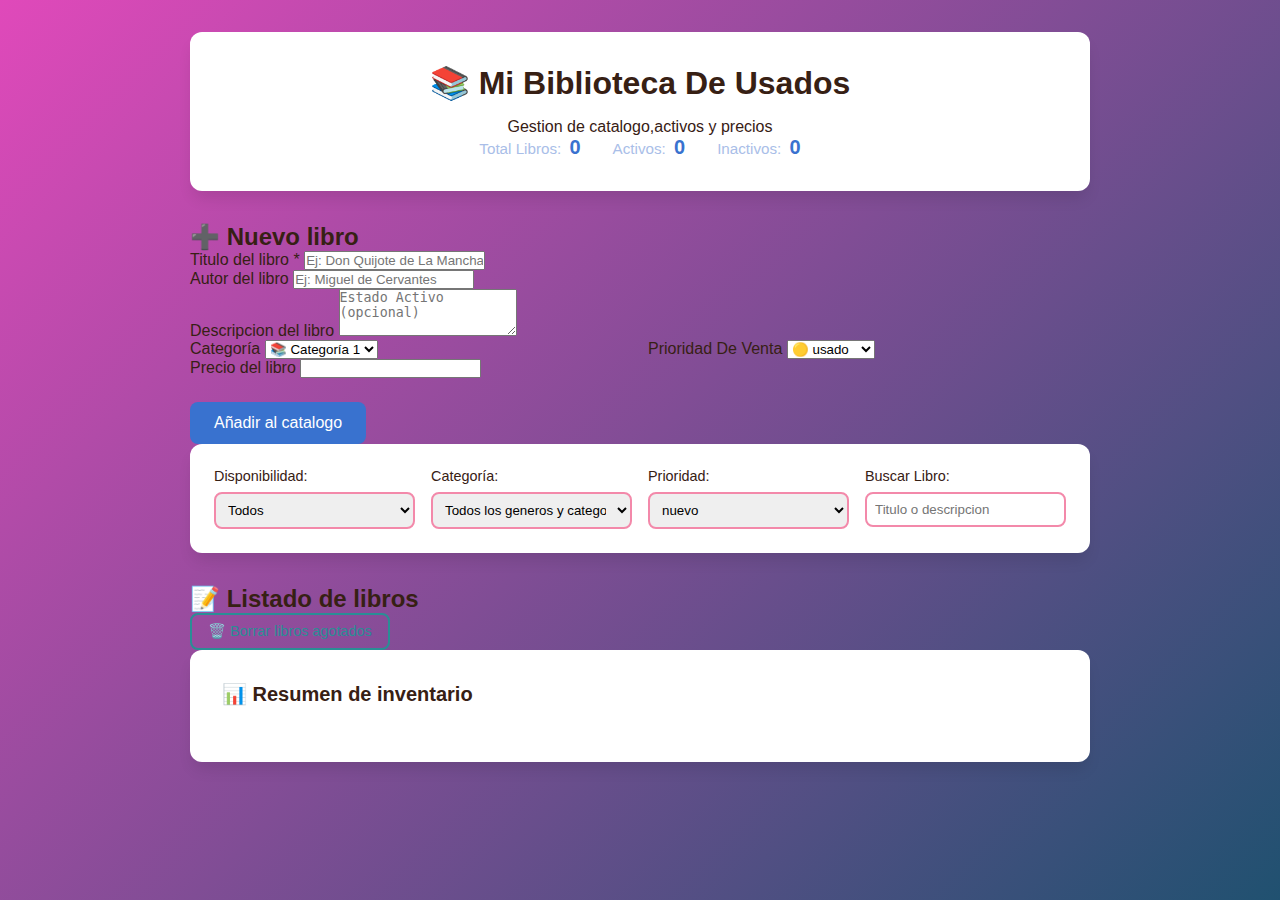
<file: bc-javascript-es2023/bootcamp/week-02/3-proyecto/index.html>
<!DOCTYPE html>
<html lang="es">
<head>
  <meta charset="UTF-8">
  <meta name="viewport" content="width=device-width, initial-scale=1.0">
  <!-- TODO: Cambia el título según tu dominio -->
  <title>Gestor de Biblioteca | Libros Usados</title>
  <link rel="stylesheet" href="styles.css">
</head>
<body>
  <div class="container"> 
    <!--
      ============================================
      NOTA PARA EL APRENDIZ:
      ============================================
      Este HTML es una plantilla genérica.
      Debes adaptarlo a tu dominio asignado:

      1. Cambia todos los textos de "Elemento" a tu entidad
      2. Cambia las categorías por las de tu dominio
      3. Agrega campos adicionales si tu dominio lo requiere
      4. Cambia emojis para que sean coherentes con tu dominio

      EJEMPLO (Planetario - NO es un dominio asignable):
      - "Elementos" → "Cuerpos Celestes"
      - Categorías: Planeta, Estrella, Asteroide, etc.
      ============================================
    -->

    <!-- Header -->
    <header class="header">
      <!-- TODO: Cambia el título y emoji según tu dominio -->
      <h1>📚 Mi Biblioteca De Usados</h1>
      <p class="subtitle">Gestion de catalogo,activos y precios</p>
      <div class="stats-summary" id="stats-summary">
        <span class="stat">Total Libros: <strong id="stat-total">0</strong></span>
        <!-- TODO: Cambia "Activos/Inactivos" por términos de tu dominio -->
        <span class="stat">Activos: <strong id="stat-active">0</strong></span>
        <span class="stat">Inactivos: <strong id="stat-inactive">0</strong></span>
      </div>
    </header>

    <!-- Item Form -->
    <section class="form-section">
      <!-- TODO: Cambia "Elemento" por tu entidad -->
      <h2 id="form-title">➕ Nuevo libro</h2>
      <form id="item-form" class="item-form">
        <input type="hidden" id="item-id" value="">

        <div class="form-group">
          <!-- TODO: Cambia el label y placeholder -->
          <label for="item-name">Titulo del libro *</label>
          <input
            type="text"
            id="item-name"
            placeholder="Ej: Don Quijote de La Mancha"
            required
          >
        </div>

        <div class="form-group">
          <label for="item-author">Autor del libro</label>
          <input
            type="text"
            id="item-author"
            placeholder="Ej: Miguel de Cervantes"
          >
        </div>

        <div class="form-group">
          <label for="item-description">Descripcion del libro</label>
          <textarea
            id="item-description"
            rows="3"
            placeholder="Estado Activo (opcional)"
          ></textarea>
        </div>

        <div class="form-row">
          <div class="form-group">
            <!-- TODO: Cambia las categorías según tu dominio -->
            <label for="item-category">Categoría</label>
            <select id="item-category">
              <!--
                EJEMPLO Planetario:
                <option value="planet">🪐 Planeta</option>
                <option value="star">⭐ Estrella</option>
                <option value="asteroid">☄️ Asteroide</option>
              -->
              <option value="Fiction">📚 Categoría 1</option>
              <option value="Children">🧸 Categoría 2</option>
              <option value="Classics">📜 Categoría 3</option>
              <option value="nonFiction">📖 Categoría 4</option>
            </select>
          </div>

          <div class="form-group">
            <!-- TODO: Opcionalmente renombra "Prioridad" según tu dominio -->
            <label for="item-priority">Prioridad De Venta</label>
            <select id="item-priority">
              <option value="new">🟢 nuevo</option>
              <option value="used" selected>🟡 usado</option>
              <option value="damaged">🔴 dañado</option>
            </select>
          </div>
        </div>

        <!--
          TODO: Agrega campos adicionales específicos de tu dominio
          EJEMPLO Planetario:
        <div class="form-group">
            <label for="item-magnitude">Magnitud</label>
            <input type="number" id="item-magnitude" step="0.1">
          </div>
        -->
          <div class="form-group">
            <label for="item-price">Precio del libro</label>
            <input type="number" id="item-price" step="0.01">
          </div>
        

        <div class="form-actions">
          <button type="submit" class="btn btn-primary" id="submit-btn">
            Añadir al catalogo
          </button>
          <button type="button" class="btn btn-secondary" id="cancel-btn" style="display: none;">
            Cancelar Edicion
          </button>
        </div>
      </form>
    </section>

    <!-- Filters & Search -->
    <section class="filters-section">
      <div class="filters">
        <div class="filter-group">
          <label
           for="filter-status">Disponibilidad:</label>
          <select id="filter-status">
            <option value="all">Todos</option>
            <!-- TODO: Cambia los términos según tu dominio -->
            <option value="active">Activos</option>
            <option value="inactive">Inactivos</option>
          </select>
        </div>

        <div class="filter-group">
          <label for="filter-category">Categoría:</label>
          <select id="filter-category">
            <option value="all">Todos los generos y categorias</option>
            <!-- TODO: Repite las mismas categorías del formulario -->
            <option value="Fiction">Ficcion</option>
            <option value="Children">Infantil</option>
            <option value="Classics">Clasicos</option>
            <option value="nonFiction">No Ficcion</option>
          </select>
        </div>

        <div class="filter-group">
          <label for="filter-priority">Prioridad:</label>
          <select id="filter-priority">
            <option value="new">nuevo</option>
            <option value="used">usado</option>
            <option value="damaged">dañado</option>
          </select>
        </div>

        <div class="filter-group search-group">
          <label for="search-input">Buscar Libro:</label>
          <input
            type="text"
            id="search-input"
            placeholder="Titulo o descripcion"
          >
        </div>
      </div>
    </section>

    <!-- Item List -->
    <section class="items-section">
      <div class="items-header">
        <!-- TODO: Cambia el título -->
        <h2>📝 Listado de libros</h2>
        <button class="btn btn-outline" id="clear-inactive">
          🗑️ Borrar libros agotados
        </button>
      </div>

      <div id="item-list" class="item-list">
        <!-- Los elementos se renderizarán aquí con JavaScript -->
      </div>

      <div id="empty-state" class="empty-state">
        <p>📭 No hay libros en la estanderia</p>
        <p class="empty-state-hint">Registra un libro nuevo para comenzar tu catalogo</p>
      </div>
    </section>

    <!-- Detailed Stats -->
    <section class="detailed-stats">
      <h3>📊 Resumen de inventario</h3>
      <div id="stats-details" class="stats-grid">
        <!-- Las estadísticas se renderizarán aquí con JavaScript -->
      </div>
    </section>
  </div>

  <!-- Script principal -->
  <script src="starter/script.js"></script>
</body>
</html>
</file>
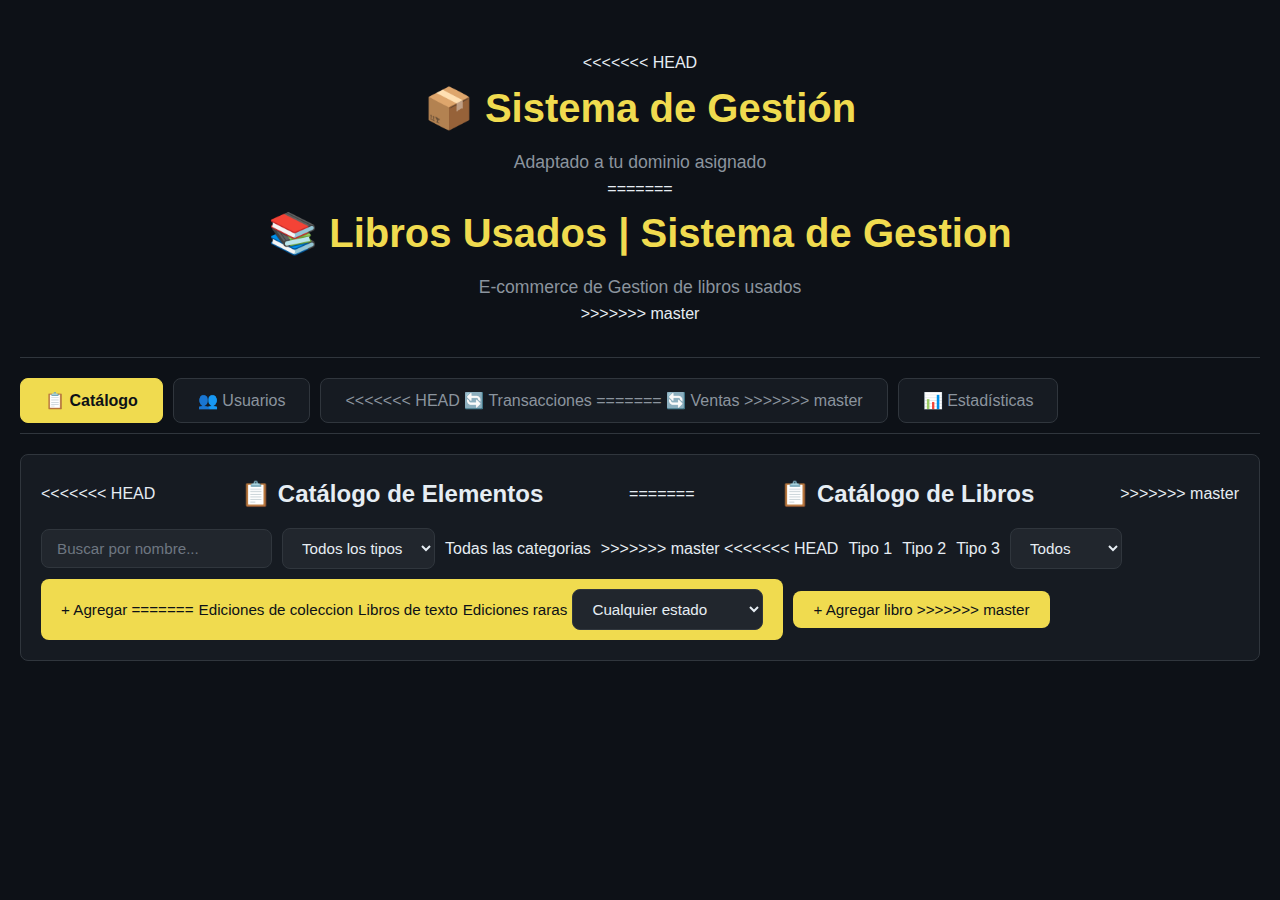
<file: bc-javascript-es2023/bootcamp/week-03/3-proyecto/index.html>
<!DOCTYPE html>
<html lang="es">
  <head>
    <meta charset="UTF-8" />
    <meta name="viewport" content="width=device-width, initial-scale=1.0" />
    <!-- TODO: Cambia el título según tu dominio -->
    <title>📚 Libros Usados | Sistema de Gestion</title>
    <link rel="stylesheet" href="styles.css" />
  </head>
  <body>
    <!--
      ============================================
      NOTA PARA EL APRENDIZ:
      ============================================
      Este HTML es una plantilla genérica.
      Debes adaptarlo a tu dominio asignado:

      1. Cambia todos los textos genéricos
      2. Cambia las pestañas según tu sistema
      3. Adapta los filtros a tu dominio
      4. Cambia emojis para coherencia visual

      EJEMPLO (Planetario - NO es un dominio asignable):
      - Pestañas: Catálogo, Visitantes, Observaciones, Estadísticas
      - Filtros: Tipo (Planeta/Estrella), Estado (Visible/No visible)
      ============================================
    -->

    <div class="app-container">
      <!-- Header -->
      <header class="header">
        <!-- TODO: Cambia el título y emoji según tu dominio -->
<<<<<<< HEAD
        <h1>📦 Sistema de Gestión</h1>
        <p class="subtitle">Adaptado a tu dominio asignado</p>
=======
        <h1>📚 Libros Usados | Sistema de Gestion</h1>
        <p class="subtitle">E-commerce de Gestion de libros usados</p>
>>>>>>> master
      </header>

      <!-- Navigation Tabs -->
      <nav class="tabs">
        <!-- TODO: Adapta las pestañas a tu dominio -->
        <button class="tab-btn active" data-tab="catalog">
          📋 Catálogo
        </button>
        <button class="tab-btn" data-tab="users">
          👥 Usuarios
        </button>
        <button class="tab-btn" data-tab="transactions">
<<<<<<< HEAD
          🔄 Transacciones
=======
          🔄 Ventas
>>>>>>> master
        </button>
        <button class="tab-btn" data-tab="stats">
          📊 Estadísticas
        </button>
      </nav>

      <!-- Tab Content -->
      <main class="tab-content">
        <!-- Catalog Tab -->
        <section id="catalog" class="tab-panel active">
          <div class="panel-header">
<<<<<<< HEAD
            <h2>📋 Catálogo de Elementos</h2>
=======
            <h2>📋 Catálogo de Libros</h2>
>>>>>>> master
            <div class="actions">
              <input
                type="text"
                id="search-input"
<<<<<<< HEAD
                placeholder="Buscar por nombre..."
              />
              <!-- TODO: Adapta los tipos a tu dominio -->
              <select id="filter-type">
                <option value="all">Todos los tipos</option>
=======
                placeholder="Buscar titulo o author..."
              />
              <!-- TODO: Adapta los tipos a tu dominio -->
              <select id="filter-type">
                <option value="all">Todas las categorias</option>
>>>>>>> master
                <!--
                  EJEMPLO Planetario:
                  <option value="Planet">Planetas</option>
                  <option value="Star">Estrellas</option>
                  <option value="Satellite">Satélites</option>
                -->
<<<<<<< HEAD
                <option value="ItemType1">Tipo 1</option>
                <option value="ItemType2">Tipo 2</option>
                <option value="ItemType3">Tipo 3</option>
              </select>
              <select id="filter-status">
                <option value="all">Todos</option>
                <option value="active">Activos</option>
                <option value="inactive">Inactivos</option>
              </select>
              <button id="add-item-btn" class="btn btn-primary">
                + Agregar
=======
                <option value="CollectorBook">Ediciones de coleccion</option>
                <option value="TextBook">Libros de texto</option>
                <option value="RareEdition">Ediciones raras</option>
              </select>
              <select id="filter-status">
                <option value="all">Cualquier estado</option>
                <option value="active">Disponibles</option>
                <option value="inactive">Vendidos o retirados</option>
              </select>
              <button id="add-item-btn" class="btn btn-primary">
                + Agregar libro
>>>>>>> master
              </button>
            </div>
          </div>
          <div id="item-list" class="items-grid">
            <!-- Los elementos se renderizarán aquí con JavaScript -->
          </div>
          <div id="empty-state" class="empty-state" style="display: none;">
<<<<<<< HEAD
            <p>📭 No hay elementos en el catálogo</p>
            <p class="hint">Agrega tu primer elemento usando el botón superior</p>
=======
            <p>📭 No hay libros en el catálogo</p>
            <p class="hint">Agrega tu primer libro usando el botón superior</p>
>>>>>>> master
          </div>
        </section>

        <!-- Users Tab -->
        <section id="users" class="tab-panel">
          <div class="panel-header">
            <h2>👥 Usuarios del Sistema</h2>
            <div class="actions">
              <input
                type="text"
                id="search-users"
                placeholder="Buscar usuario..."
              />
              <!-- TODO: Adapta los roles a tu dominio -->
              <select id="filter-role">
                <option value="all">Todos los roles</option>
<<<<<<< HEAD
                <option value="UserRole1">Rol 1</option>
                <option value="UserRole2">Rol 2</option>
=======
                <option value="Customer">Cliente</option>
                <option value="Seller">Vendedor</option>
>>>>>>> master
              </select>
              <button id="add-user-btn" class="btn btn-primary">
                + Agregar Usuario
              </button>
            </div>
          </div>
          <div id="user-list" class="users-grid">
            <!-- Los usuarios se renderizarán aquí -->
          </div>
        </section>

        <!-- Transactions Tab -->
        <section id="transactions" class="tab-panel">
          <div class="panel-header">
            <!-- TODO: Cambia "Transacciones" por el término de tu dominio -->
            <h2>🔄 Historial de Transacciones</h2>
          </div>
          <div id="transaction-list" class="transactions-list">
            <!-- Las transacciones se renderizarán aquí -->
          </div>
        </section>

        <!-- Stats Tab -->
        <section id="stats" class="tab-panel">
          <div class="panel-header">
            <h2>📊 Estadísticas del Sistema</h2>
          </div>
          <div id="stats-container" class="stats-grid">
            <div class="stat-card">
              <span class="stat-value" id="stat-total">0</span>
<<<<<<< HEAD
              <span class="stat-label">Total Elementos</span>
            </div>
            <div class="stat-card">
              <span class="stat-value" id="stat-active">0</span>
              <span class="stat-label">Activos</span>
            </div>
            <div class="stat-card">
              <span class="stat-value" id="stat-inactive">0</span>
              <span class="stat-label">Inactivos</span>
=======
              <span class="stat-label">Total libros</span>
            </div>
            <div class="stat-card">
              <span class="stat-value" id="stat-active">0</span>
              <span class="stat-label">Disponibles</span>
            </div>
            <div class="stat-card">
              <span class="stat-value" id="stat-inactive">0</span>
              <span class="stat-label">Vendidos o retirados</span>
>>>>>>> master
            </div>
            <div class="stat-card">
              <span class="stat-value" id="stat-users">0</span>
              <span class="stat-label">Usuarios</span>
            </div>
          </div>
          <div id="stats-details" class="stats-details">
            <!-- Estadísticas detalladas por tipo -->
          </div>
        </section>
      </main>

      <!-- Modal para agregar/editar elementos -->
      <div id="item-modal" class="modal" style="display: none;">
        <div class="modal-content">
          <div class="modal-header">
<<<<<<< HEAD
            <h3 id="modal-title">Agregar Elemento</h3>
=======
            <h3 id="modal-title">Agregar libro</h3>
>>>>>>> master
            <button class="close-btn" id="close-modal">&times;</button>
          </div>
          <form id="item-form" class="modal-form">
            <!-- Selector de tipo -->
            <div class="form-group">
<<<<<<< HEAD
              <label for="item-type">Tipo de Elemento</label>
              <select id="item-type" required>
                <!-- TODO: Adapta los tipos a tu dominio -->
                <option value="">Selecciona un tipo</option>
                <option value="ItemType1">Tipo 1</option>
                <option value="ItemType2">Tipo 2</option>
                <option value="ItemType3">Tipo 3</option>
=======
              <label for="item-type">Tipo de Libro</label>
              <select id="item-type" required>
                <!-- TODO: Adapta los tipos a tu dominio -->
                <option value="">Selecciona un tipo</option>
                <option value="CollectorBook">Coleccion</option>
                <option value="TextBook">Libro de Texto</option>
                <option value="RareEdition">Edicion rara</option>
>>>>>>> master
              </select>
            </div>

            <!-- Campos base -->
            <div class="form-group">
<<<<<<< HEAD
              <label for="item-name">Nombre *</label>
              <input type="text" id="item-name" required />
=======
              <label for="item-title">Título *</label>
              <input type="text" id="item-title" name="title" required />
            </div>

            <div class="form-group">
              <label for="item-author">Autor *</label>
              <input type="text" id="item-author" name="author" required />
            </div>

            <div class="form-group">
              <label for="item-price">Precio *</label>
              <input type="number" id="item-price" name="price" step="0.01" required />
>>>>>>> master
            </div>

            <div class="form-group">
              <label for="item-location">Ubicación *</label>
<<<<<<< HEAD
              <input type="text" id="item-location" required />
=======
              <input type="text" id="item-location" name="location" required />
            </div>

            <div class="form-group">
              <label for="item-condition">Condición *</label>
              <input type="text" id="item-condition" name="condition" placeholder="Ej: Bueno, Desgastado" required />
>>>>>>> master
            </div>

            <!--
              TODO: Agrega campos específicos según el tipo seleccionado
              Puedes mostrar/ocultar campos dinámicamente con JavaScript
            -->
            <div id="dynamic-fields">
              <!-- Campos dinámicos según el tipo -->
            </div>

            <div class="form-actions">
<<<<<<< HEAD
              <button type="submit" class="btn btn-primary">Guardar</button>
=======
              <button type="submit" class="btn btn-primary">Guardar libro</button>
>>>>>>> master
              <button type="button" class="btn btn-secondary" id="cancel-btn">
                Cancelar
              </button>
            </div>
          </form>
        </div>
      </div>

      <!-- Modal para agregar usuarios -->
      <div id="user-modal" class="modal" style="display: none;">
        <div class="modal-content">
          <div class="modal-header">
<<<<<<< HEAD
            <h3>Agregar Usuario</h3>
=======
            <h3>Registrar Usuarios en Libros Usados</h3>
>>>>>>> master
            <button class="close-btn" id="close-user-modal">&times;</button>
          </div>
          <form id="user-form" class="modal-form">
            <div class="form-group">
<<<<<<< HEAD
              <label for="user-role">Rol</label>
              <select id="user-role" required>
                <option value="">Selecciona un rol</option>
                <option value="UserRole1">Rol 1</option>
                <option value="UserRole2">Rol 2</option>
=======
              <label for="user-role">Rol del Usuario</label>
              <select id="user-role" required>
                <option value="">Selecciona un rol</option>
                <option value="Customer">Cliente (Comprador)</option>
                <option value="Seller">Vendedor (Libreria)</option>
>>>>>>> master
              </select>
            </div>

            <div class="form-group">
<<<<<<< HEAD
              <label for="user-name">Nombre *</label>
              <input type="text" id="user-name" required />
            </div>

            <div class="form-group">
              <label for="user-email">Email *</label>
              <input type="email" id="user-email" required />
=======
              <label for="user-name">Nombre Completo*</label>
              <input type="text" id="user-name"
              name="name" placeholder="Ej: Juan Pérez"
              required />
            </div>

            <div class="form-group">
              <label for="user-email">Correo Electronico*</label>
              <input type="email" id="user-email"
              name="email" placeholder="Ej: juan.perez@correo.com" 
              required />
>>>>>>> master
            </div>

            <div class="form-actions">
              <button type="submit" class="btn btn-primary">Guardar</button>
              <button type="button" class="btn btn-secondary" id="cancel-user-btn">
                Cancelar
              </button>
            </div>
          </form>
        </div>
      </div>
    </div>

    <!-- Script principal -->
    <script src="starter/script.js"></script>
  </body>
</html>
</file>
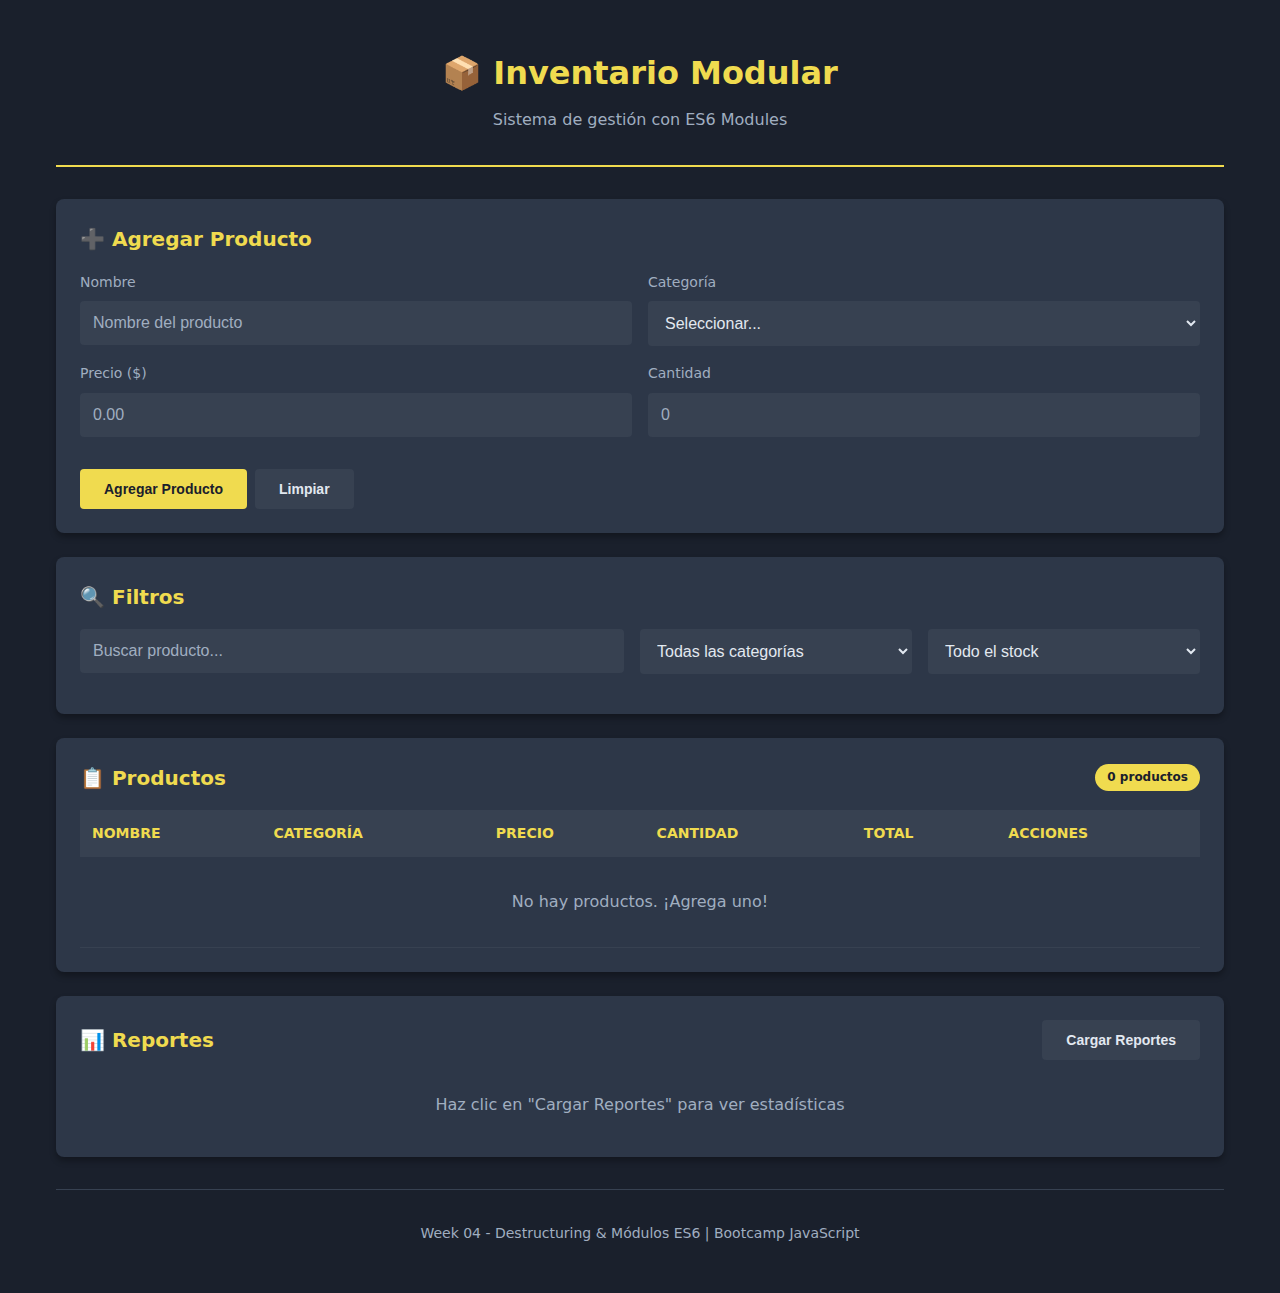
<file: bc-javascript-es2023/bootcamp/week-04/3-proyecto/index.html>
<!DOCTYPE html>
<html lang="es">
  <head>
    <meta charset="UTF-8" />
    <meta
      name="viewport"
      content="width=device-width, initial-scale=1.0" />
    <title>Inventario Modular | Week 04</title>
    <link
      rel="stylesheet"
      href="styles.css" />
  </head>
  <body>
    <div class="app">
      <!-- Header -->
      <header class="header">
        <h1>📦 Inventario Modular</h1>
        <p>Sistema de gestión con ES6 Modules</p>
      </header>

      <!-- Main Content -->
      <main class="main">
        <!-- Add Product Form -->
        <section class="card">
          <h2>➕ Agregar Producto</h2>
          <form id="product-form">
            <div class="form-row">
              <div class="form-group">
                <label for="name">Nombre</label>
                <input
                  type="text"
                  id="name"
                  name="name"
                  required
                  placeholder="Nombre del producto" />
              </div>
              <div class="form-group">
                <label for="category">Categoría</label>
                <select
                  id="category"
                  name="category"
                  required>
                  <option value="">Seleccionar...</option>
                </select>
              </div>
            </div>
            <div class="form-row">
              <div class="form-group">
                <label for="price">Precio ($)</label>
                <input
                  type="number"
                  id="price"
                  name="price"
                  min="0"
                  step="0.01"
                  required
                  placeholder="0.00" />
              </div>
              <div class="form-group">
                <label for="quantity">Cantidad</label>
                <input
                  type="number"
                  id="quantity"
                  name="quantity"
                  min="0"
                  required
                  placeholder="0" />
              </div>
            </div>
            <div class="form-actions">
              <button
                type="submit"
                class="btn btn-primary">
                Agregar Producto
              </button>
              <button
                type="reset"
                class="btn btn-secondary">
                Limpiar
              </button>
            </div>
          </form>
        </section>

        <!-- Filters -->
        <section class="card">
          <h2>🔍 Filtros</h2>
          <div class="filters">
            <div class="form-group">
              <input
                type="text"
                id="search"
                placeholder="Buscar producto..." />
            </div>
            <div class="form-group">
              <select id="filter-category">
                <option value="">Todas las categorías</option>
              </select>
            </div>
            <div class="form-group">
              <select id="filter-stock">
                <option value="">Todo el stock</option>
                <option value="low">Stock bajo (&lt; 10)</option>
                <option value="out">Sin stock</option>
                <option value="available">Disponible</option>
              </select>
            </div>
          </div>
        </section>

        <!-- Products Table -->
        <section class="card">
          <div class="card-header">
            <h2>📋 Productos</h2>
            <span
              id="product-count"
              class="badge"
              >0 productos</span
            >
          </div>
          <div class="table-container">
            <table id="products-table">
              <thead>
                <tr>
                  <th>Nombre</th>
                  <th>Categoría</th>
                  <th>Precio</th>
                  <th>Cantidad</th>
                  <th>Total</th>
                  <th>Acciones</th>
                </tr>
              </thead>
              <tbody id="products-body">
                <tr>
                  <td
                    colspan="6"
                    class="empty-state">
                    No hay productos. ¡Agrega uno!
                  </td>
                </tr>
              </tbody>
            </table>
          </div>
        </section>

        <!-- Reports Section (Lazy Loaded) -->
        <section class="card">
          <div class="card-header">
            <h2>📊 Reportes</h2>
            <button
              id="load-reports"
              class="btn btn-secondary">
              Cargar Reportes
            </button>
          </div>
          <div
            id="reports-container"
            class="reports-grid">
            <p class="placeholder">
              Haz clic en "Cargar Reportes" para ver estadísticas
            </p>
          </div>
        </section>
      </main>

      <!-- Footer -->
      <footer class="footer">
        <p>Week 04 - Destructuring & Módulos ES6 | Bootcamp JavaScript</p>
      </footer>
    </div>

    <!-- Edit Modal -->
    <div
      id="edit-modal"
      class="modal hidden">
      <div class="modal-content">
        <div class="modal-header">
          <h3>✏️ Editar Producto</h3>
          <button
            class="modal-close"
            id="modal-close">
            &times;
          </button>
        </div>
        <form id="edit-form">
          <input
            type="hidden"
            id="edit-id" />
          <div class="form-group">
            <label for="edit-name">Nombre</label>
            <input
              type="text"
              id="edit-name"
              required />
          </div>
          <div class="form-group">
            <label for="edit-category">Categoría</label>
            <select
              id="edit-category"
              required></select>
          </div>
          <div class="form-row">
            <div class="form-group">
              <label for="edit-price">Precio ($)</label>
              <input
                type="number"
                id="edit-price"
                min="0"
                step="0.01"
                required />
            </div>
            <div class="form-group">
              <label for="edit-quantity">Cantidad</label>
              <input
                type="number"
                id="edit-quantity"
                min="0"
                required />
            </div>
          </div>
          <div class="form-actions">
            <button
              type="submit"
              class="btn btn-primary">
              Guardar
            </button>
            <button
              type="button"
              class="btn btn-secondary"
              id="cancel-edit">
              Cancelar
            </button>
          </div>
        </form>
      </div>
    </div>

    <script
      type="module"
      src="./starter/main.js"></script>
  </body>
</html>
</file>
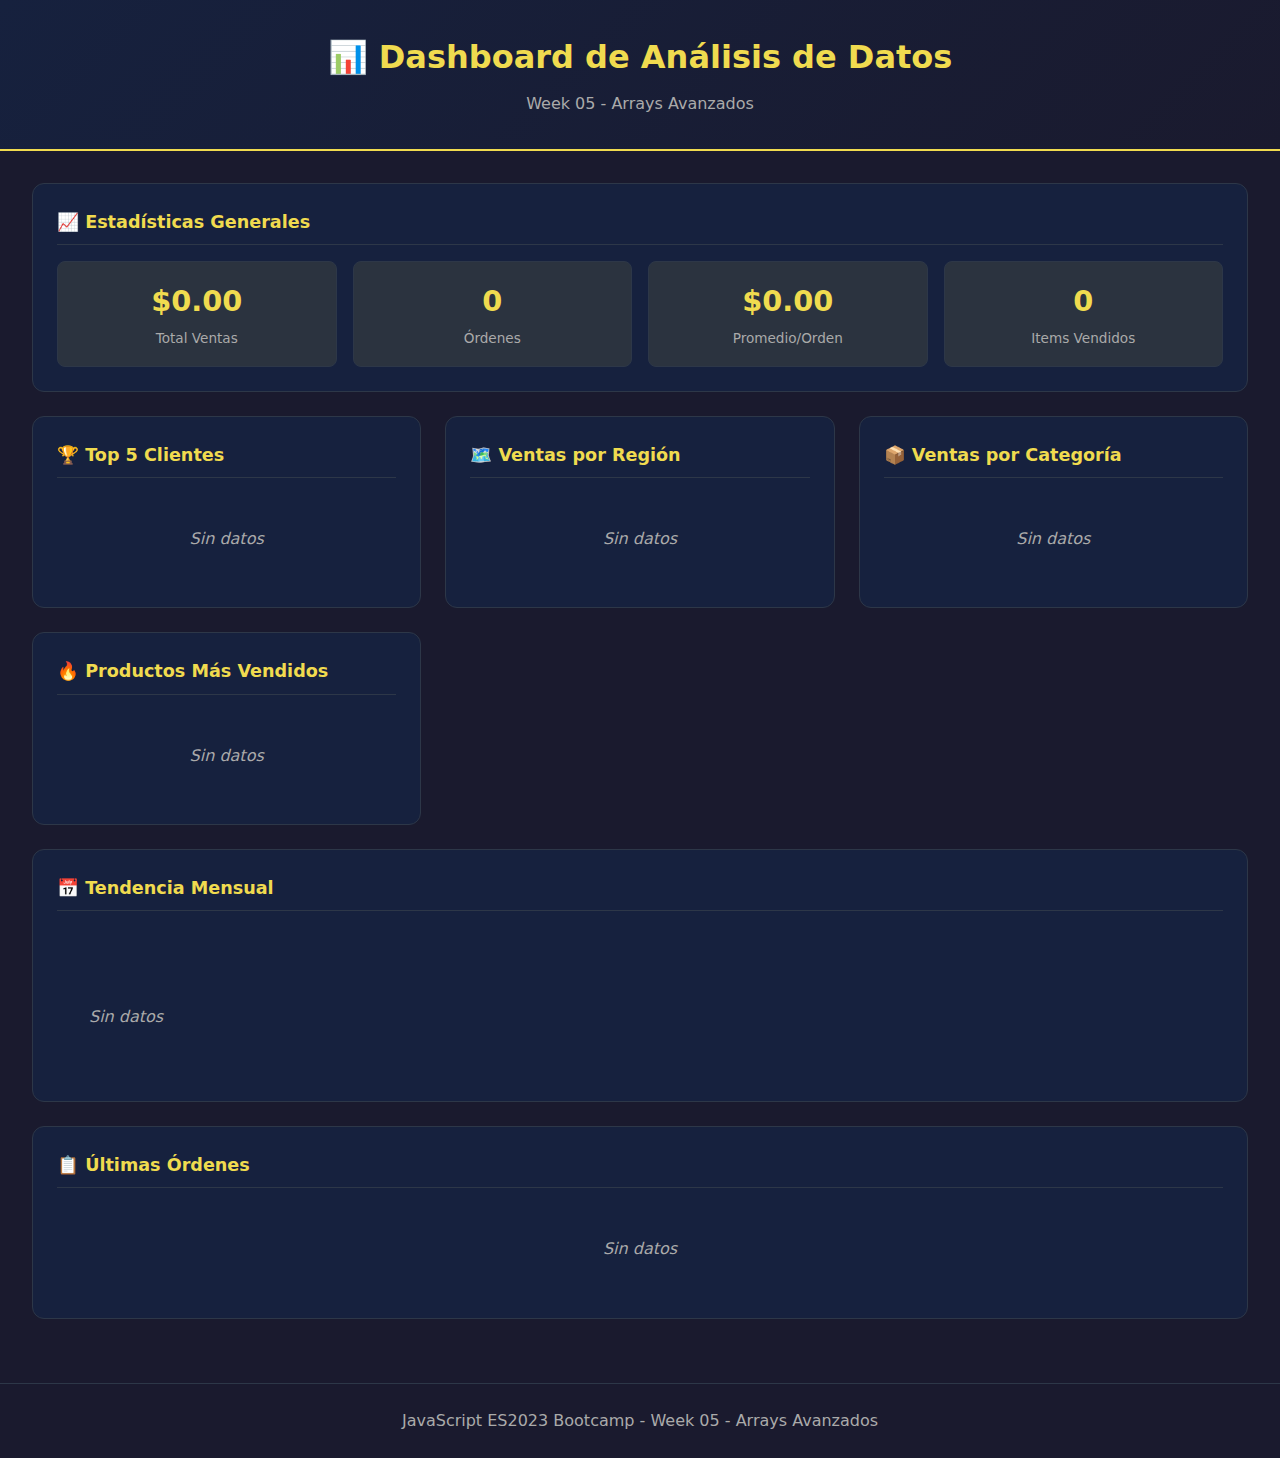
<file: bc-javascript-es2023/bootcamp/week-05/3-proyecto/index.html>
<!DOCTYPE html>
<html lang="es">
  <head>
    <meta charset="UTF-8" />
    <meta
      name="viewport"
      content="width=device-width, initial-scale=1.0" />
    <title>Dashboard de Análisis de Datos</title>
    <link
      rel="stylesheet"
      href="styles.css" />
  </head>
  <body>
    <header class="header">
      <h1>📊 Dashboard de Análisis de Datos</h1>
      <p>Week 05 - Arrays Avanzados</p>
    </header>

    <main class="dashboard">
      <!-- Estadísticas Generales -->
      <section class="card stats-card">
        <h2>📈 Estadísticas Generales</h2>
        <div
          id="stats-container"
          class="stats-grid">
          <div class="stat-item">
            <span
              class="stat-value"
              id="total-sales"
              >--</span
            >
            <span class="stat-label">Total Ventas</span>
          </div>
          <div class="stat-item">
            <span
              class="stat-value"
              id="total-orders"
              >--</span
            >
            <span class="stat-label">Órdenes</span>
          </div>
          <div class="stat-item">
            <span
              class="stat-value"
              id="avg-order"
              >--</span
            >
            <span class="stat-label">Promedio/Orden</span>
          </div>
          <div class="stat-item">
            <span
              class="stat-value"
              id="total-items"
              >--</span
            >
            <span class="stat-label">Items Vendidos</span>
          </div>
        </div>
      </section>

      <!-- Top Clientes -->
      <section class="card">
        <h2>🏆 Top 5 Clientes</h2>
        <div
          id="top-customers"
          class="list-container">
          <p class="loading">Cargando...</p>
        </div>
      </section>

      <!-- Ventas por Región -->
      <section class="card">
        <h2>🗺️ Ventas por Región</h2>
        <div
          id="sales-by-region"
          class="list-container">
          <p class="loading">Cargando...</p>
        </div>
      </section>

      <!-- Ventas por Categoría -->
      <section class="card">
        <h2>📦 Ventas por Categoría</h2>
        <div
          id="sales-by-category"
          class="list-container">
          <p class="loading">Cargando...</p>
        </div>
      </section>

      <!-- Productos Más Vendidos -->
      <section class="card">
        <h2>🔥 Productos Más Vendidos</h2>
        <div
          id="top-products"
          class="list-container">
          <p class="loading">Cargando...</p>
        </div>
      </section>

      <!-- Tendencia Mensual -->
      <section class="card full-width">
        <h2>📅 Tendencia Mensual</h2>
        <div
          id="monthly-trend"
          class="trend-container">
          <p class="loading">Cargando...</p>
        </div>
      </section>

      <!-- Últimas Órdenes -->
      <section class="card full-width">
        <h2>📋 Últimas Órdenes</h2>
        <div
          id="recent-orders"
          class="table-container">
          <p class="loading">Cargando...</p>
        </div>
      </section>
    </main>

    <footer class="footer">
      <p>JavaScript ES2023 Bootcamp - Week 05 - Arrays Avanzados</p>
    </footer>

    <!-- Cambiar a solution/script.js para ver la solución -->
    <script src="starter/script.js"></script>
  </body>
</html>
</file>
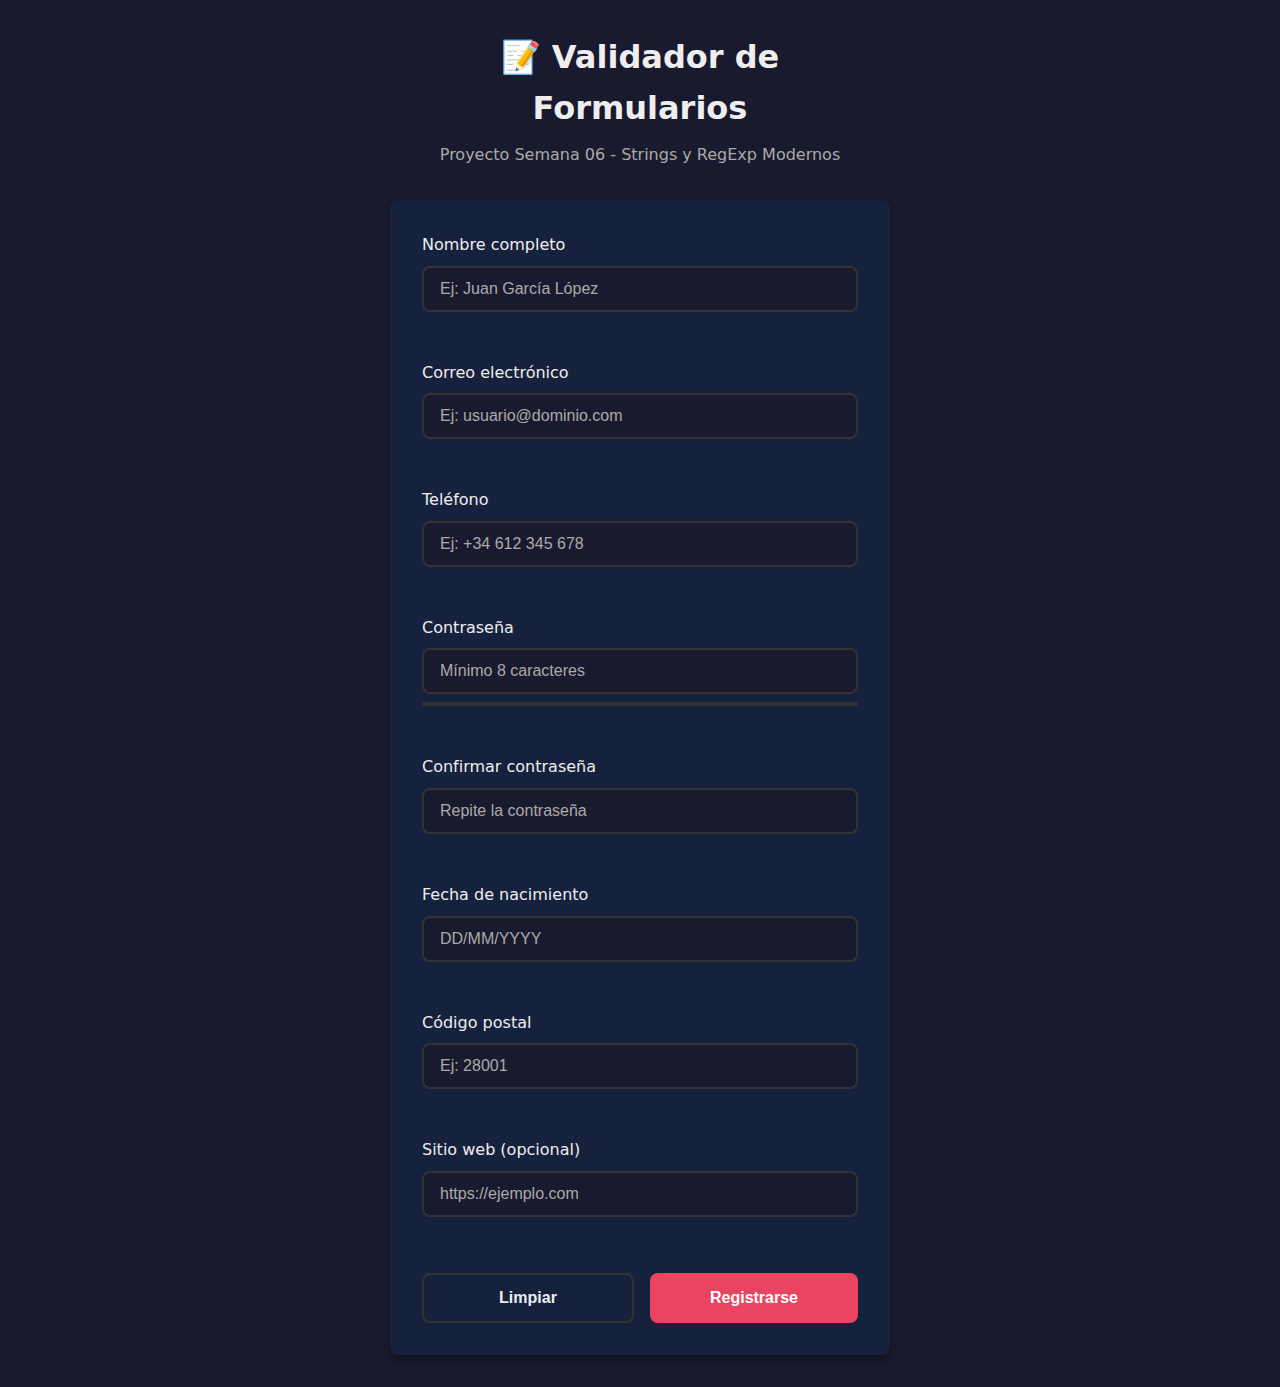
<file: bc-javascript-es2023/bootcamp/week-06/3-proyecto/index.html>
<!DOCTYPE html>
<html lang="es">
  <head>
    <meta charset="UTF-8" />
    <meta
      name="viewport"
      content="width=device-width, initial-scale=1.0" />
    <title>Validador de Formularios | Semana 06</title>
    <link
      rel="stylesheet"
      href="styles.css" />
  </head>
  <body>
    <div class="container">
      <header>
        <h1>📝 Validador de Formularios</h1>
        <p>Proyecto Semana 06 - Strings y RegExp Modernos</p>
      </header>

      <form
        id="registrationForm"
        novalidate>
        <!-- Nombre -->
        <div class="form-group">
          <label for="name">Nombre completo</label>
          <input
            type="text"
            id="name"
            name="name"
            placeholder="Ej: Juan García López"
            aria-describedby="nameError" />
          <span
            class="error-message"
            id="nameError"></span>
        </div>

        <!-- Email -->
        <div class="form-group">
          <label for="email">Correo electrónico</label>
          <input
            type="email"
            id="email"
            name="email"
            placeholder="Ej: usuario@dominio.com"
            aria-describedby="emailError" />
          <span
            class="error-message"
            id="emailError"></span>
        </div>

        <!-- Teléfono -->
        <div class="form-group">
          <label for="phone">Teléfono</label>
          <input
            type="tel"
            id="phone"
            name="phone"
            placeholder="Ej: +34 612 345 678"
            aria-describedby="phoneError" />
          <span
            class="error-message"
            id="phoneError"></span>
        </div>

        <!-- Contraseña -->
        <div class="form-group">
          <label for="password">Contraseña</label>
          <input
            type="password"
            id="password"
            name="password"
            placeholder="Mínimo 8 caracteres"
            aria-describedby="passwordError" />
          <div class="password-strength">
            <div
              class="strength-bar"
              id="strengthBar"></div>
          </div>
          <span
            class="strength-text"
            id="strengthText"></span>
          <span
            class="error-message"
            id="passwordError"></span>
        </div>

        <!-- Confirmar Contraseña -->
        <div class="form-group">
          <label for="confirmPassword">Confirmar contraseña</label>
          <input
            type="password"
            id="confirmPassword"
            name="confirmPassword"
            placeholder="Repite la contraseña"
            aria-describedby="confirmError" />
          <span
            class="error-message"
            id="confirmError"></span>
        </div>

        <!-- Fecha de Nacimiento -->
        <div class="form-group">
          <label for="birthdate">Fecha de nacimiento</label>
          <input
            type="text"
            id="birthdate"
            name="birthdate"
            placeholder="DD/MM/YYYY"
            aria-describedby="birthdateError" />
          <span
            class="error-message"
            id="birthdateError"></span>
        </div>

        <!-- Código Postal -->
        <div class="form-group">
          <label for="postal">Código postal</label>
          <input
            type="text"
            id="postal"
            name="postal"
            placeholder="Ej: 28001"
            maxlength="5"
            aria-describedby="postalError" />
          <span
            class="error-message"
            id="postalError"></span>
        </div>

        <!-- URL -->
        <div class="form-group">
          <label for="website">Sitio web (opcional)</label>
          <input
            type="url"
            id="website"
            name="website"
            placeholder="https://ejemplo.com"
            aria-describedby="websiteError" />
          <span
            class="error-message"
            id="websiteError"></span>
        </div>

        <!-- Botones -->
        <div class="form-actions">
          <button
            type="reset"
            class="btn btn-secondary">
            Limpiar
          </button>
          <button
            type="submit"
            class="btn btn-primary"
            id="submitBtn">
            Registrarse
          </button>
        </div>
      </form>

      <!-- Resultado -->
      <div
        id="result"
        class="result hidden">
        <h2>✅ Registro Exitoso</h2>
        <pre id="formData"></pre>
      </div>
    </div>

    <script src="starter/script.js"></script>
  </body>
</html>
</file>
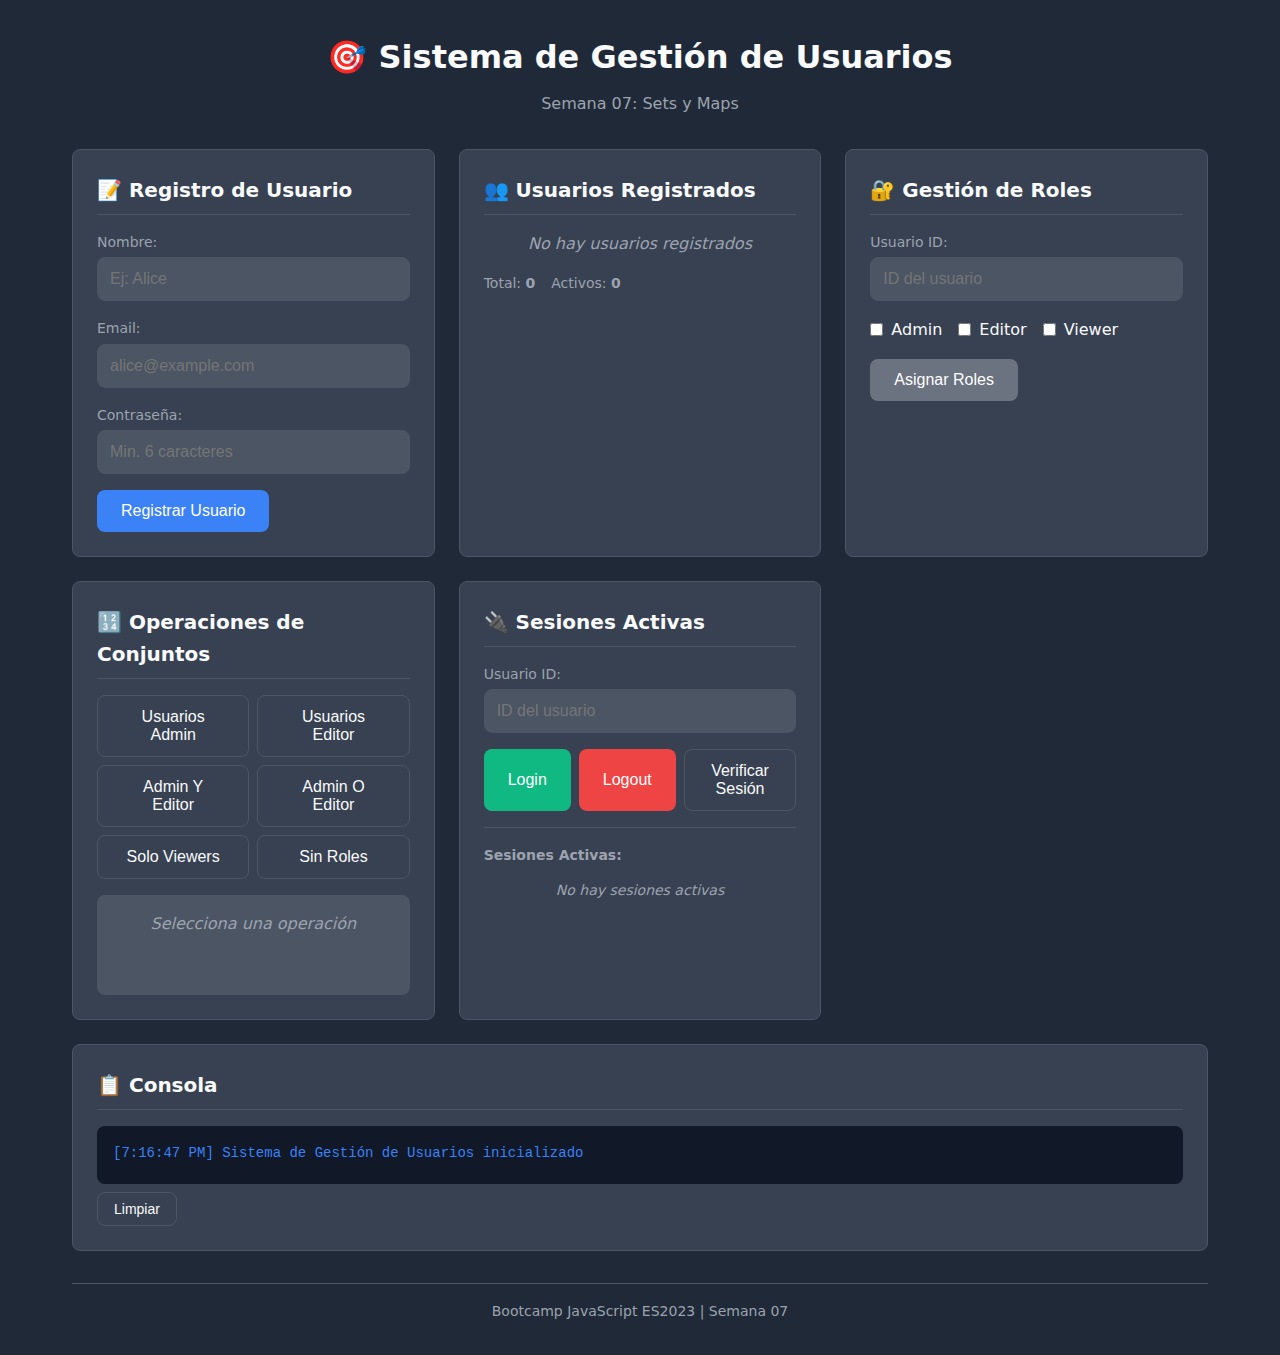
<file: bc-javascript-es2023/bootcamp/week-07/3-proyecto/index.html>
<!DOCTYPE html>
<html lang="es">
  <head>
    <meta charset="UTF-8" />
    <meta
      name="viewport"
      content="width=device-width, initial-scale=1.0" />
    <title>Sistema de Gestión de Usuarios - Week 07</title>
    <link
      rel="stylesheet"
      href="styles.css" />
  </head>
  <body>
    <div class="container">
      <header>
        <h1>🎯 Sistema de Gestión de Usuarios</h1>
        <p>Semana 07: Sets y Maps</p>
      </header>

      <main>
        <!-- Registro de Usuarios -->
        <section class="card">
          <h2>📝 Registro de Usuario</h2>
          <form id="registerForm">
            <div class="form-group">
              <label for="userName">Nombre:</label>
              <input
                type="text"
                id="userName"
                placeholder="Ej: Alice"
                required />
            </div>
            <div class="form-group">
              <label for="userEmail">Email:</label>
              <input
                type="email"
                id="userEmail"
                placeholder="alice@example.com"
                required />
            </div>
            <div class="form-group">
              <label for="userPassword">Contraseña:</label>
              <input
                type="password"
                id="userPassword"
                placeholder="Min. 6 caracteres"
                required />
            </div>
            <button
              type="submit"
              class="btn btn-primary">
              Registrar Usuario
            </button>
          </form>
          <div
            id="registerMessage"
            class="message"></div>
        </section>

        <!-- Lista de Usuarios -->
        <section class="card">
          <h2>👥 Usuarios Registrados</h2>
          <div
            id="usersList"
            class="users-list">
            <p class="empty-state">No hay usuarios registrados</p>
          </div>
          <div class="stats">
            <span>Total: <strong id="totalUsers">0</strong></span>
            <span>Activos: <strong id="activeUsers">0</strong></span>
          </div>
        </section>

        <!-- Gestión de Roles -->
        <section class="card">
          <h2>🔐 Gestión de Roles</h2>
          <div class="form-group">
            <label for="roleUserId">Usuario ID:</label>
            <input
              type="text"
              id="roleUserId"
              placeholder="ID del usuario" />
          </div>
          <div class="roles-checkboxes">
            <label
              ><input
                type="checkbox"
                value="admin" />
              Admin</label
            >
            <label
              ><input
                type="checkbox"
                value="editor" />
              Editor</label
            >
            <label
              ><input
                type="checkbox"
                value="viewer" />
              Viewer</label
            >
          </div>
          <button
            id="assignRolesBtn"
            class="btn btn-secondary">
            Asignar Roles
          </button>
          <div
            id="rolesMessage"
            class="message"></div>
        </section>

        <!-- Operaciones de Conjuntos -->
        <section class="card">
          <h2>🔢 Operaciones de Conjuntos</h2>
          <div class="operations-grid">
            <button
              class="btn btn-outline"
              data-op="admins">
              Usuarios Admin
            </button>
            <button
              class="btn btn-outline"
              data-op="editors">
              Usuarios Editor
            </button>
            <button
              class="btn btn-outline"
              data-op="admin-and-editor">
              Admin Y Editor
            </button>
            <button
              class="btn btn-outline"
              data-op="admin-or-editor">
              Admin O Editor
            </button>
            <button
              class="btn btn-outline"
              data-op="only-viewers">
              Solo Viewers
            </button>
            <button
              class="btn btn-outline"
              data-op="no-roles">
              Sin Roles
            </button>
          </div>
          <div
            id="operationResult"
            class="result-box">
            <p class="empty-state">Selecciona una operación</p>
          </div>
        </section>

        <!-- Sesiones -->
        <section class="card">
          <h2>🔌 Sesiones Activas</h2>
          <div class="form-group">
            <label for="sessionUserId">Usuario ID:</label>
            <input
              type="text"
              id="sessionUserId"
              placeholder="ID del usuario" />
          </div>
          <div class="session-buttons">
            <button
              id="loginBtn"
              class="btn btn-success">
              Login
            </button>
            <button
              id="logoutBtn"
              class="btn btn-danger">
              Logout
            </button>
            <button
              id="checkSessionBtn"
              class="btn btn-outline">
              Verificar Sesión
            </button>
          </div>
          <div
            id="sessionMessage"
            class="message"></div>
          <div
            id="activeSessions"
            class="active-sessions">
            <h4>Sesiones Activas:</h4>
            <ul id="sessionsList"></ul>
          </div>
        </section>

        <!-- Consola -->
        <section class="card console-card">
          <h2>📋 Consola</h2>
          <div
            id="console"
            class="console"></div>
          <button
            id="clearConsole"
            class="btn btn-outline btn-small">
            Limpiar
          </button>
        </section>
      </main>

      <footer>
        <p>Bootcamp JavaScript ES2023 | Semana 07</p>
      </footer>
    </div>

    <script src="starter/script.js"></script>
  </body>
</html>
</file>
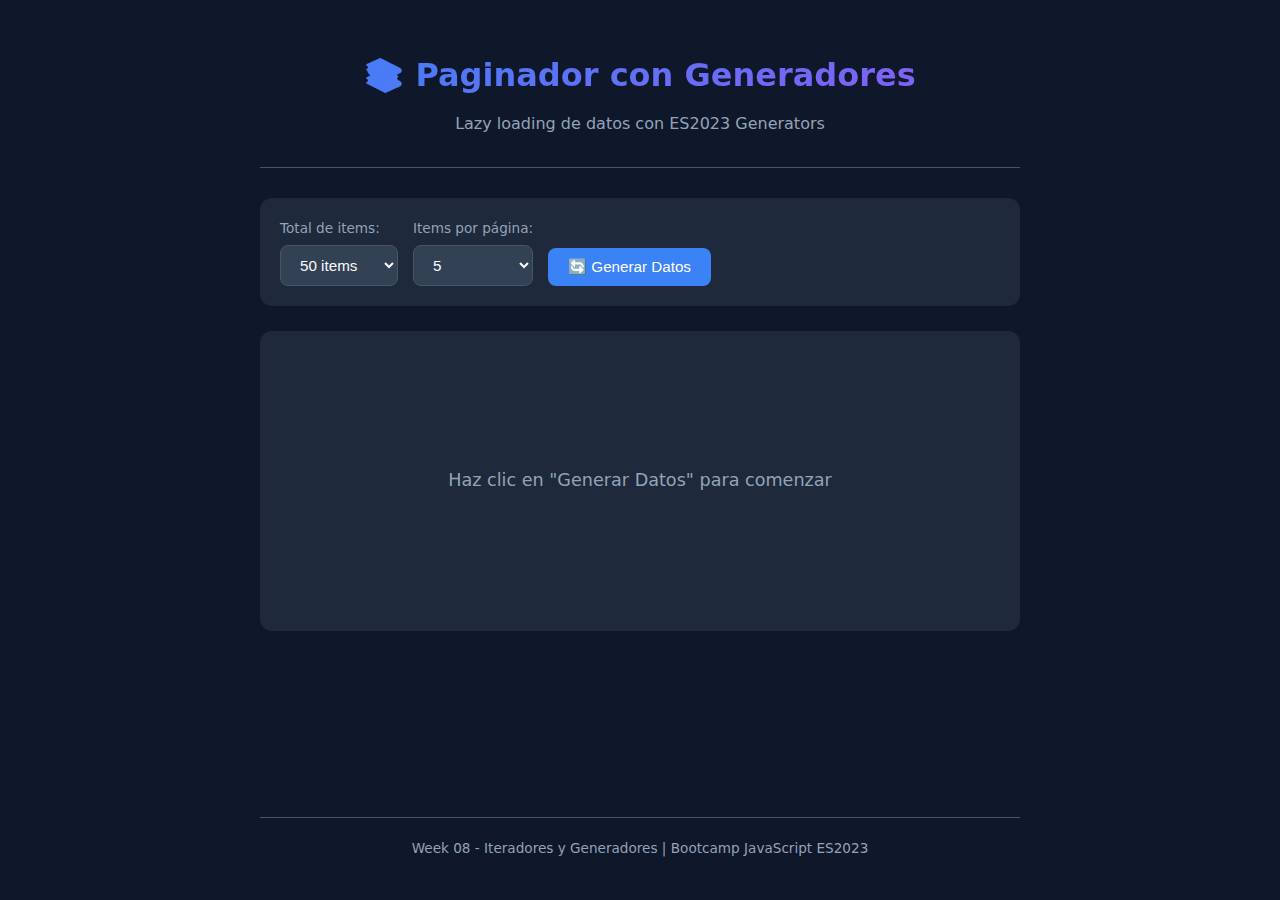
<file: bc-javascript-es2023/bootcamp/week-08/3-proyecto/index.html>
<!DOCTYPE html>
<html lang="es">
  <head>
    <meta charset="UTF-8" />
    <meta
      name="viewport"
      content="width=device-width, initial-scale=1.0" />
    <title>Paginador con Generadores</title>
    <link
      rel="stylesheet"
      href="styles.css" />
  </head>
  <body>
    <div class="container">
      <header class="header">
        <h1>📚 Paginador con Generadores</h1>
        <p class="subtitle">Lazy loading de datos con ES2023 Generators</p>
      </header>

      <main class="main">
        <!-- Controls -->
        <div class="controls">
          <div class="control-group">
            <label for="totalItems">Total de items:</label>
            <select id="totalItems">
              <option value="20">20 items</option>
              <option
                value="50"
                selected>
                50 items
              </option>
              <option value="100">100 items</option>
              <option value="500">500 items</option>
            </select>
          </div>

          <div class="control-group">
            <label for="itemsPerPage">Items por página:</label>
            <select id="itemsPerPage">
              <option
                value="5"
                selected>
                5
              </option>
              <option value="10">10</option>
              <option value="20">20</option>
            </select>
          </div>

          <button
            id="btnGenerate"
            class="btn btn-primary">
            🔄 Generar Datos
          </button>
        </div>

        <!-- Data List -->
        <section class="data-section">
          <div
            id="dataList"
            class="data-list">
            <p class="placeholder">Haz clic en "Generar Datos" para comenzar</p>
          </div>
        </section>

        <!-- Pagination -->
        <nav
          class="pagination"
          id="pagination"
          style="display: none">
          <button
            id="btnFirst"
            class="btn btn-nav"
            title="Primera página">
            ⏮️
          </button>
          <button
            id="btnPrev"
            class="btn btn-nav"
            title="Página anterior">
            ◀️ Anterior
          </button>

          <div class="page-info">
            <span>Página</span>
            <input
              type="number"
              id="pageInput"
              min="1"
              value="1" />
            <span>de <strong id="totalPages">1</strong></span>
          </div>

          <button
            id="btnNext"
            class="btn btn-nav"
            title="Página siguiente">
            Siguiente ▶️
          </button>
          <button
            id="btnLast"
            class="btn btn-nav"
            title="Última página">
            ⏭️
          </button>
        </nav>

        <!-- Stats -->
        <div
          class="stats"
          id="stats"
          style="display: none">
          <span id="itemRange">Items 1-5</span>
          <span>de</span>
          <strong id="totalItemsDisplay">50</strong>
          <span>total</span>
        </div>
      </main>

      <footer class="footer">
        <p>Week 08 - Iteradores y Generadores | Bootcamp JavaScript ES2023</p>
      </footer>
    </div>

    <!-- Usa starter/script.js para desarrollar, solution/script.js para referencia -->
    <script src="starter/script.js"></script>
  </body>
</html>
</file>
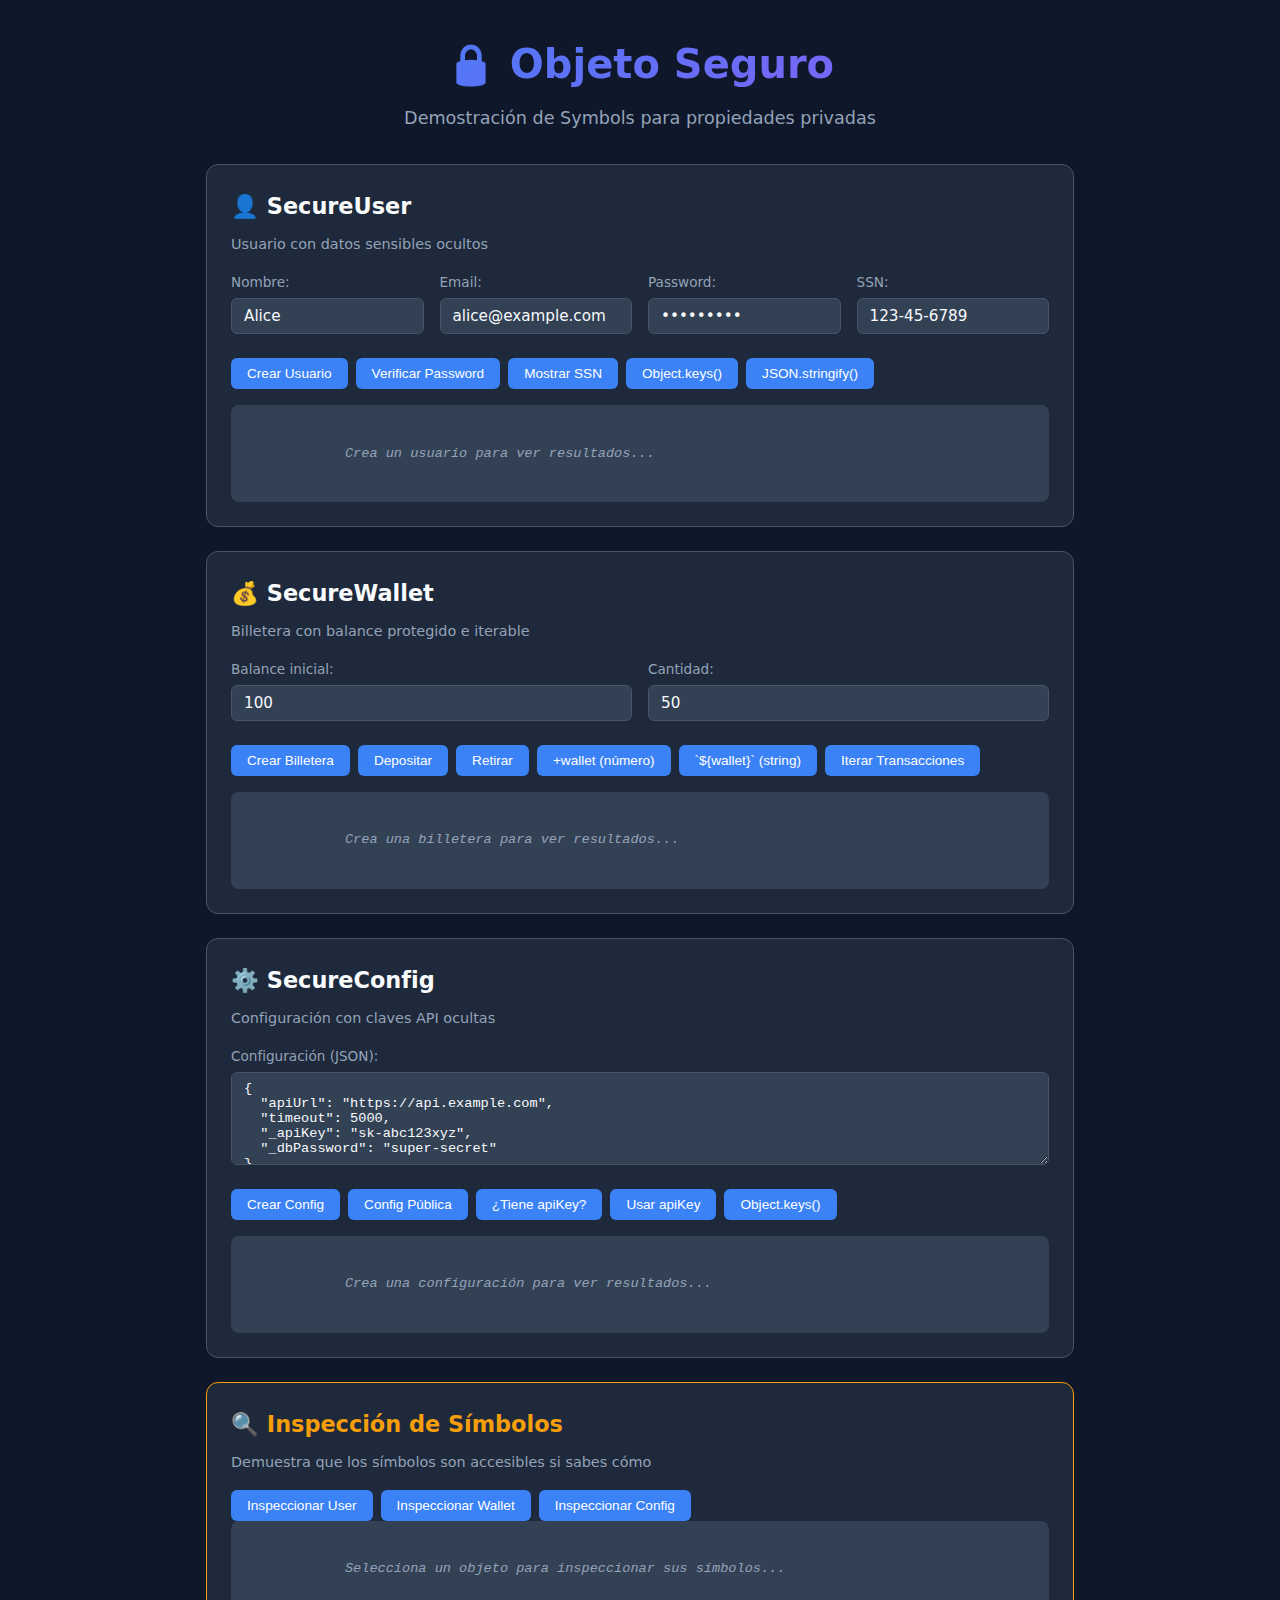
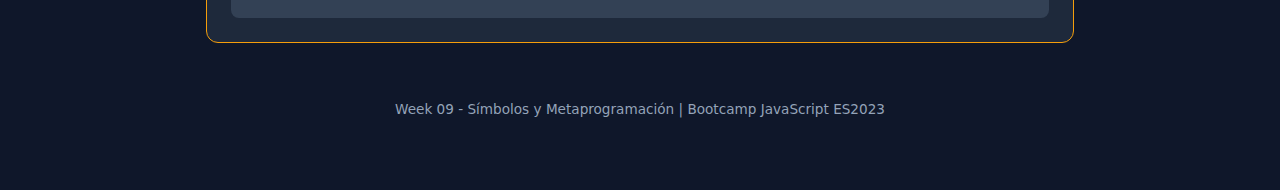
<file: bc-javascript-es2023/bootcamp/week-09/3-proyecto/index.html>
<!DOCTYPE html>
<html lang="es">
  <head>
    <meta charset="UTF-8" />
    <meta
      name="viewport"
      content="width=device-width, initial-scale=1.0" />
    <title>Objeto Seguro - Week 09</title>
    <link
      rel="stylesheet"
      href="styles.css" />
  </head>
  <body>
    <div class="container">
      <header>
        <h1>🔒 Objeto Seguro</h1>
        <p>Demostración de Symbols para propiedades privadas</p>
      </header>

      <main>
        <!-- SecureUser Section -->
        <section class="card">
          <h2>👤 SecureUser</h2>
          <p class="description">Usuario con datos sensibles ocultos</p>

          <div class="demo-area">
            <div class="input-group">
              <label>Nombre:</label>
              <input
                type="text"
                id="userName"
                value="Alice" />
            </div>
            <div class="input-group">
              <label>Email:</label>
              <input
                type="email"
                id="userEmail"
                value="alice@example.com" />
            </div>
            <div class="input-group">
              <label>Password:</label>
              <input
                type="password"
                id="userPassword"
                value="secret123" />
            </div>
            <div class="input-group">
              <label>SSN:</label>
              <input
                type="text"
                id="userSSN"
                value="123-45-6789" />
            </div>

            <div class="button-group">
              <button id="createUser">Crear Usuario</button>
              <button id="verifyPassword">Verificar Password</button>
              <button id="showMaskedSSN">Mostrar SSN</button>
              <button id="showUserKeys">Object.keys()</button>
              <button id="showUserJSON">JSON.stringify()</button>
            </div>
          </div>

          <div
            class="output"
            id="userOutput">
            <span class="placeholder"
              >Crea un usuario para ver resultados...</span
            >
          </div>
        </section>

        <!-- SecureWallet Section -->
        <section class="card">
          <h2>💰 SecureWallet</h2>
          <p class="description">Billetera con balance protegido e iterable</p>

          <div class="demo-area">
            <div class="input-group">
              <label>Balance inicial:</label>
              <input
                type="number"
                id="walletInitial"
                value="100" />
            </div>
            <div class="input-group">
              <label>Cantidad:</label>
              <input
                type="number"
                id="walletAmount"
                value="50" />
            </div>

            <div class="button-group">
              <button id="createWallet">Crear Billetera</button>
              <button id="depositWallet">Depositar</button>
              <button id="withdrawWallet">Retirar</button>
              <button id="walletAsNumber">+wallet (número)</button>
              <button id="walletAsString">`${wallet}` (string)</button>
              <button id="iterateWallet">Iterar Transacciones</button>
            </div>
          </div>

          <div
            class="output"
            id="walletOutput">
            <span class="placeholder"
              >Crea una billetera para ver resultados...</span
            >
          </div>
        </section>

        <!-- SecureConfig Section -->
        <section class="card">
          <h2>⚙️ SecureConfig</h2>
          <p class="description">Configuración con claves API ocultas</p>

          <div class="demo-area">
            <div class="input-group full-width">
              <label>Configuración (JSON):</label>
              <textarea
                id="configInput"
                rows="5">
{
  "apiUrl": "https://api.example.com",
  "timeout": 5000,
  "_apiKey": "sk-abc123xyz",
  "_dbPassword": "super-secret"
}</textarea
              >
            </div>

            <div class="button-group">
              <button id="createConfig">Crear Config</button>
              <button id="getPublicConfig">Config Pública</button>
              <button id="hasApiKey">¿Tiene apiKey?</button>
              <button id="useApiKey">Usar apiKey</button>
              <button id="showConfigKeys">Object.keys()</button>
            </div>
          </div>

          <div
            class="output"
            id="configOutput">
            <span class="placeholder"
              >Crea una configuración para ver resultados...</span
            >
          </div>
        </section>

        <!-- Inspection Section -->
        <section class="card inspection">
          <h2>🔍 Inspección de Símbolos</h2>
          <p class="description">
            Demuestra que los símbolos son accesibles si sabes cómo
          </p>

          <div class="button-group">
            <button id="inspectUser">Inspeccionar User</button>
            <button id="inspectWallet">Inspeccionar Wallet</button>
            <button id="inspectConfig">Inspeccionar Config</button>
          </div>

          <div
            class="output"
            id="inspectOutput">
            <span class="placeholder"
              >Selecciona un objeto para inspeccionar sus símbolos...</span
            >
          </div>
        </section>
      </main>

      <footer>
        <p>Week 09 - Símbolos y Metaprogramación | Bootcamp JavaScript ES2023</p>
      </footer>
    </div>

    <!-- Cambiar a starter/script.js para desarrollo -->
    <script
      type="module"
      src="starter/script.js"></script>
  </body>
</html>
</file>
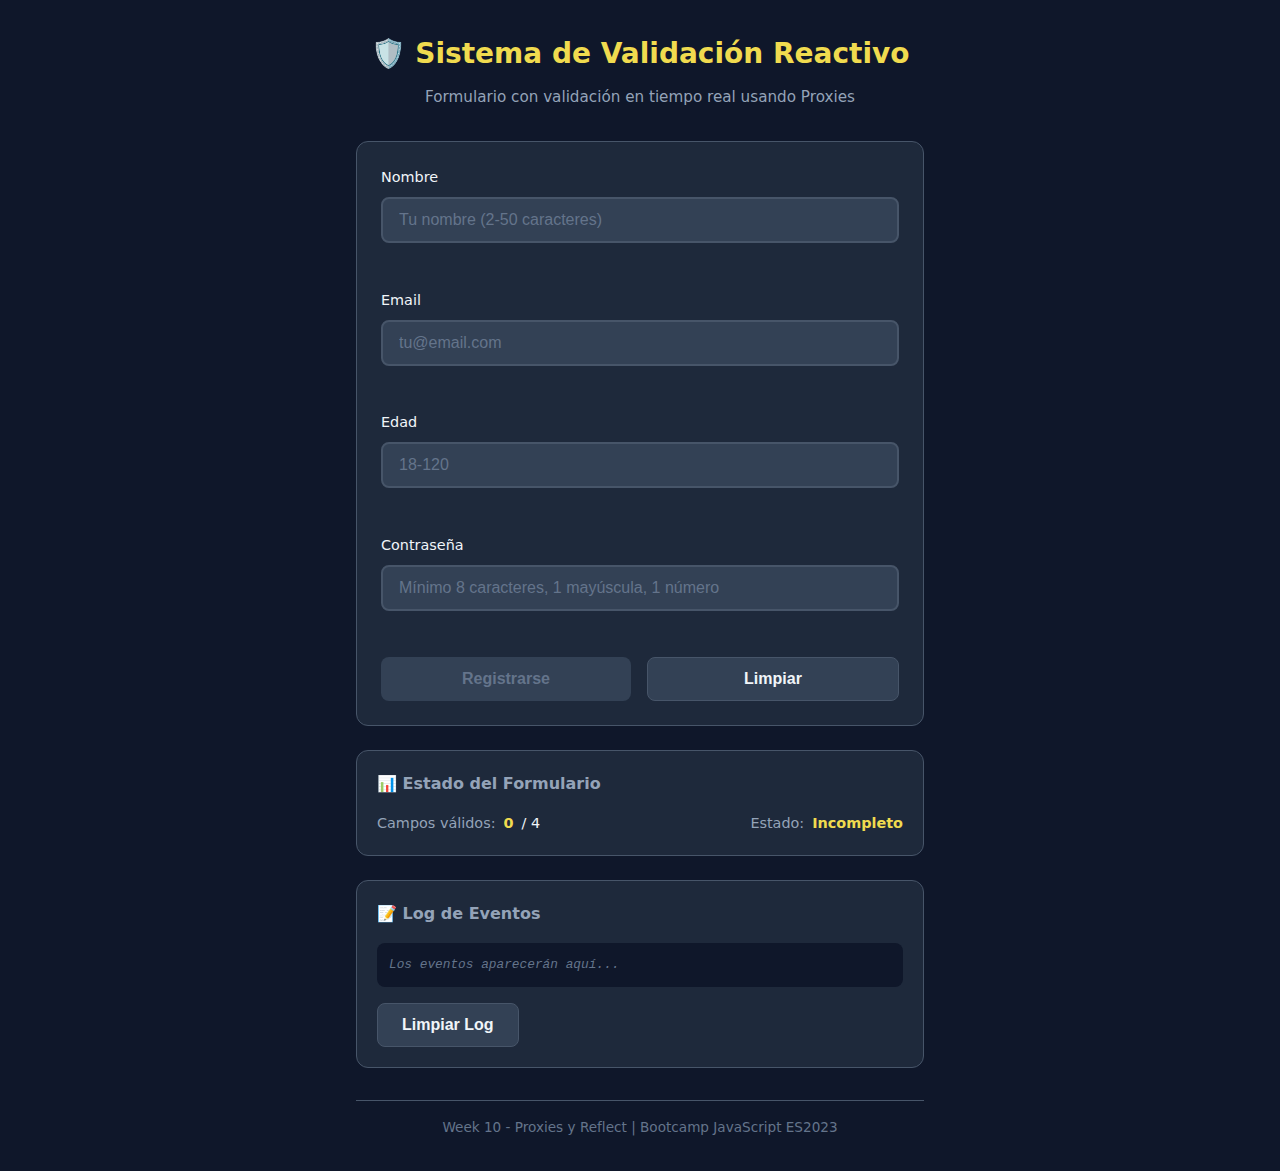
<file: bc-javascript-es2023/bootcamp/week-10/3-proyecto/index.html>
<!DOCTYPE html>
<html lang="es">
  <head>
    <meta charset="UTF-8" />
    <meta
      name="viewport"
      content="width=device-width, initial-scale=1.0" />
    <title>Sistema de Validación Reactivo | Week 10</title>
    <link
      rel="stylesheet"
      href="styles.css" />
  </head>
  <body>
    <div class="container">
      <header>
        <h1>🛡️ Sistema de Validación Reactivo</h1>
        <p>Formulario con validación en tiempo real usando Proxies</p>
      </header>

      <main>
        <form
          id="registrationForm"
          novalidate>
          <div class="form-group">
            <label for="name">Nombre</label>
            <input
              type="text"
              id="name"
              name="name"
              placeholder="Tu nombre (2-50 caracteres)"
              autocomplete="name" />
            <span
              class="error-message"
              id="name-error"></span>
            <span class="success-icon">✓</span>
          </div>

          <div class="form-group">
            <label for="email">Email</label>
            <input
              type="email"
              id="email"
              name="email"
              placeholder="tu@email.com"
              autocomplete="email" />
            <span
              class="error-message"
              id="email-error"></span>
            <span class="success-icon">✓</span>
          </div>

          <div class="form-group">
            <label for="age">Edad</label>
            <input
              type="number"
              id="age"
              name="age"
              placeholder="18-120"
              min="18"
              max="120" />
            <span
              class="error-message"
              id="age-error"></span>
            <span class="success-icon">✓</span>
          </div>

          <div class="form-group">
            <label for="password">Contraseña</label>
            <input
              type="password"
              id="password"
              name="password"
              placeholder="Mínimo 8 caracteres, 1 mayúscula, 1 número"
              autocomplete="new-password" />
            <span
              class="error-message"
              id="password-error"></span>
            <span class="success-icon">✓</span>
          </div>

          <div class="form-actions">
            <button
              type="submit"
              id="submitBtn"
              disabled>
              Registrarse
            </button>
            <button
              type="reset"
              id="resetBtn">
              Limpiar
            </button>
          </div>
        </form>

        <section class="status-panel">
          <h2>📊 Estado del Formulario</h2>
          <div class="status-grid">
            <div class="status-item">
              <span class="status-label">Campos válidos:</span>
              <span
                class="status-value"
                id="validCount"
                >0</span
              >
              <span>/ 4</span>
            </div>
            <div class="status-item">
              <span class="status-label">Estado:</span>
              <span
                class="status-value"
                id="formStatus"
                >Incompleto</span
              >
            </div>
          </div>
        </section>

        <section
          class="result-panel"
          id="resultPanel"
          hidden>
          <h2>✅ Datos Registrados</h2>
          <div
            class="result-content"
            id="resultContent"></div>
        </section>

        <section class="log-panel">
          <h2>📝 Log de Eventos</h2>
          <div
            class="log-content"
            id="logContent">
            <p class="log-empty">Los eventos aparecerán aquí...</p>
          </div>
          <button
            id="clearLog"
            class="btn-secondary">
            Limpiar Log
          </button>
        </section>
      </main>

      <footer>
        <p>Week 10 - Proxies y Reflect | Bootcamp JavaScript ES2023</p>
      </footer>
    </div>

    <!-- Cambiar a solution/script.js para ver la solución -->
    <script src="starter/script.js"></script>
  </body>
</html>
</file>
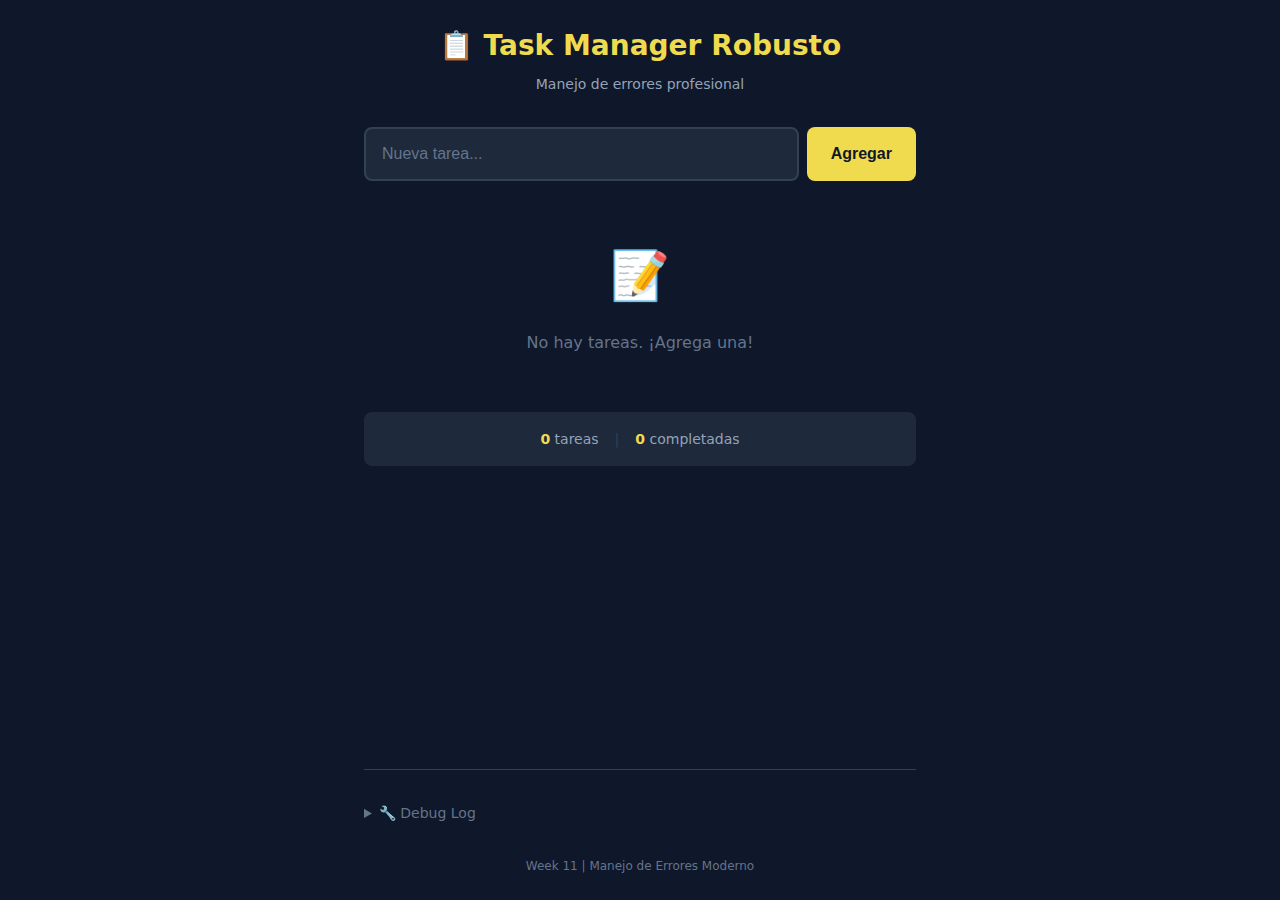
<file: bc-javascript-es2023/bootcamp/week-11/3-proyecto/index.html>
<!DOCTYPE html>
<html lang="es">
  <head>
    <meta charset="UTF-8" />
    <meta
      name="viewport"
      content="width=device-width, initial-scale=1.0" />
    <title>Task Manager Robusto | Week 11</title>
    <link
      rel="stylesheet"
      href="styles.css" />
  </head>
  <body>
    <div class="app-container">
      <!-- Header -->
      <header class="app-header">
        <h1>📋 Task Manager Robusto</h1>
        <p class="subtitle">Manejo de errores profesional</p>
      </header>

      <!-- Main Content -->
      <main class="app-main">
        <!-- Add Task Form -->
        <section class="add-task-section">
          <form
            id="taskForm"
            class="task-form">
            <div class="input-group">
              <input
                type="text"
                id="taskInput"
                class="task-input"
                placeholder="Nueva tarea..."
                autocomplete="off" />
              <button
                type="submit"
                class="btn btn-primary"
                id="addBtn">
                Agregar
              </button>
            </div>
          </form>
        </section>

        <!-- Error Display -->
        <section
          id="errorSection"
          class="error-section hidden">
          <div class="error-box">
            <span class="error-icon">⚠️</span>
            <span
              id="errorMessage"
              class="error-message"></span>
            <button
              class="error-close"
              id="errorClose">
              ×
            </button>
          </div>
        </section>

        <!-- Loading Indicator -->
        <section
          id="loadingSection"
          class="loading-section hidden">
          <div class="loading-box">
            <span class="loading-spinner">🔄</span>
            <span id="loadingMessage">Procesando...</span>
          </div>
        </section>

        <!-- Task List -->
        <section class="tasks-section">
          <div
            id="taskList"
            class="task-list">
            <!-- Tasks will be rendered here -->
          </div>

          <!-- Empty State -->
          <div
            id="emptyState"
            class="empty-state">
            <span class="empty-icon">📝</span>
            <p>No hay tareas. ¡Agrega una!</p>
          </div>
        </section>

        <!-- Stats -->
        <section class="stats-section">
          <div class="stats-box">
            <span
              id="statsTotal"
              class="stat">
              <span class="stat-value">0</span> tareas
            </span>
            <span class="stat-divider">|</span>
            <span
              id="statsCompleted"
              class="stat">
              <span class="stat-value">0</span> completadas
            </span>
          </div>
        </section>
      </main>

      <!-- Debug Panel (for development) -->
      <aside class="debug-panel">
        <details>
          <summary>🔧 Debug Log</summary>
          <div
            id="debugLog"
            class="debug-log">
            <!-- Debug messages will appear here -->
          </div>
          <button
            id="clearDebug"
            class="btn btn-small">
            Limpiar
          </button>
        </details>
      </aside>

      <!-- Footer -->
      <footer class="app-footer">
        <p>Week 11 | Manejo de Errores Moderno</p>
      </footer>
    </div>

    <!-- Load Script -->
    <!-- Change to solution/script.js to see complete implementation -->
    <script
      src="starter/script.js"
      type="module"></script>
  </body>
</html>
</file>
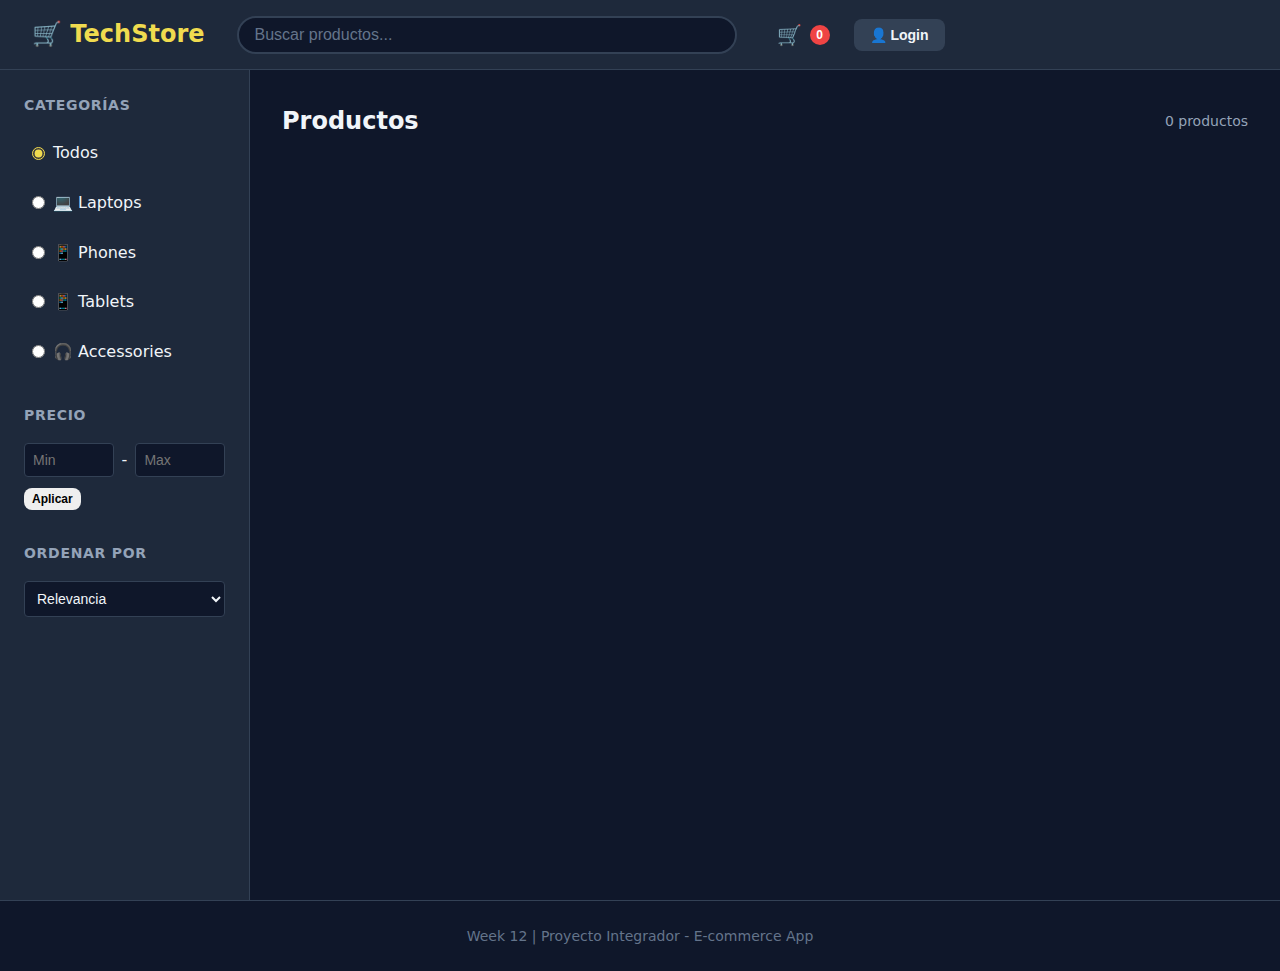
<file: bc-javascript-es2023/bootcamp/week-12/3-proyecto/index.html>
<!DOCTYPE html>
<html lang="es">
  <head>
    <meta charset="UTF-8" />
    <meta
      name="viewport"
      content="width=device-width, initial-scale=1.0" />
    <title>TechStore | E-commerce App</title>
    <link
      rel="stylesheet"
      href="styles.css" />
  </head>
  <body>
    <div class="app-container">
      <!-- Header -->
      <header class="header">
        <div class="header-brand">
          <h1>🛒 TechStore</h1>
        </div>

        <div class="header-search">
          <input
            type="text"
            id="searchInput"
            class="search-input"
            placeholder="Buscar productos..." />
        </div>

        <div class="header-actions">
          <button
            class="btn btn-icon"
            id="cartToggle">
            🛒
            <span
              id="cartCount"
              class="badge"
              >0</span
            >
          </button>
          <div
            class="user-area"
            id="userArea">
            <button
              class="btn btn-secondary"
              id="loginBtn">
              👤 Login
            </button>
          </div>
        </div>
      </header>

      <!-- Main Content -->
      <main class="main-content">
        <!-- Sidebar: Filters -->
        <aside class="sidebar">
          <div class="filter-section">
            <h3>Categorías</h3>
            <div
              class="filter-options"
              id="categoryFilters">
              <label class="filter-option">
                <input
                  type="radio"
                  name="category"
                  value=""
                  checked />
                <span>Todos</span>
              </label>
              <label class="filter-option">
                <input
                  type="radio"
                  name="category"
                  value="laptops" />
                <span>💻 Laptops</span>
              </label>
              <label class="filter-option">
                <input
                  type="radio"
                  name="category"
                  value="phones" />
                <span>📱 Phones</span>
              </label>
              <label class="filter-option">
                <input
                  type="radio"
                  name="category"
                  value="tablets" />
                <span>📱 Tablets</span>
              </label>
              <label class="filter-option">
                <input
                  type="radio"
                  name="category"
                  value="accessories" />
                <span>🎧 Accessories</span>
              </label>
            </div>
          </div>

          <div class="filter-section">
            <h3>Precio</h3>
            <div class="price-range">
              <input
                type="number"
                id="minPrice"
                placeholder="Min"
                class="price-input" />
              <span>-</span>
              <input
                type="number"
                id="maxPrice"
                placeholder="Max"
                class="price-input" />
            </div>
            <button
              class="btn btn-small"
              id="applyPriceFilter">
              Aplicar
            </button>
          </div>

          <div class="filter-section">
            <h3>Ordenar por</h3>
            <select
              id="sortSelect"
              class="sort-select">
              <option value="default">Relevancia</option>
              <option value="price-asc">Precio: Menor a Mayor</option>
              <option value="price-desc">Precio: Mayor a Menor</option>
              <option value="name-asc">Nombre: A-Z</option>
              <option value="name-desc">Nombre: Z-A</option>
              <option value="rating">Mejor valorados</option>
            </select>
          </div>
        </aside>

        <!-- Products Grid -->
        <section class="products-section">
          <div class="products-header">
            <h2>Productos</h2>
            <span
              id="productCount"
              class="product-count"
              >0 productos</span
            >
          </div>

          <div
            id="productGrid"
            class="product-grid">
            <!-- Products will be rendered here -->
          </div>

          <!-- Empty State -->
          <div
            id="emptyProducts"
            class="empty-state hidden">
            <span class="empty-icon">🔍</span>
            <p>No se encontraron productos</p>
            <button
              class="btn btn-secondary"
              id="clearFilters">
              Limpiar filtros
            </button>
          </div>
        </section>
      </main>

      <!-- Cart Sidebar -->
      <aside
        class="cart-sidebar hidden"
        id="cartSidebar">
        <div class="cart-header">
          <h2>🛒 Tu Carrito</h2>
          <button
            class="btn btn-icon"
            id="closeCart">
            ✕
          </button>
        </div>

        <div
          class="cart-items"
          id="cartItems">
          <!-- Cart items will be rendered here -->
        </div>

        <!-- Cart Empty State -->
        <div
          id="cartEmpty"
          class="cart-empty">
          <span class="empty-icon">🛒</span>
          <p>Tu carrito está vacío</p>
          <button
            class="btn btn-secondary"
            id="startShopping">
            Empezar a comprar
          </button>
        </div>

        <div
          class="cart-footer"
          id="cartFooter">
          <div class="cart-totals">
            <div class="cart-total-row">
              <span>Subtotal:</span>
              <span id="cartSubtotal">$0</span>
            </div>
            <div class="cart-total-row">
              <span>Envío:</span>
              <span id="cartShipping">Gratis</span>
            </div>
            <div class="cart-total-row total">
              <span>Total:</span>
              <span id="cartTotal">$0</span>
            </div>
          </div>

          <div class="cart-actions">
            <button
              class="btn btn-secondary"
              id="clearCart">
              Vaciar
            </button>
            <button
              class="btn btn-primary"
              id="checkoutBtn">
              Checkout 💳
            </button>
          </div>
        </div>
      </aside>

      <!-- Cart Overlay -->
      <div
        class="overlay hidden"
        id="cartOverlay"></div>

      <!-- Login Modal -->
      <div
        class="modal hidden"
        id="loginModal">
        <div class="modal-content">
          <div class="modal-header">
            <h2 id="modalTitle">Iniciar Sesión</h2>
            <button
              class="btn btn-icon"
              id="closeModal">
              ✕
            </button>
          </div>

          <form
            id="authForm"
            class="auth-form">
            <div
              class="form-group"
              id="nameGroup"
              style="display: none">
              <label for="nameInput">Nombre</label>
              <input
                type="text"
                id="nameInput"
                class="form-input"
                placeholder="Tu nombre" />
            </div>

            <div class="form-group">
              <label for="emailInput">Email</label>
              <input
                type="email"
                id="emailInput"
                class="form-input"
                placeholder="email@ejemplo.com"
                required />
            </div>

            <div class="form-group">
              <label for="passwordInput">Contraseña</label>
              <input
                type="password"
                id="passwordInput"
                class="form-input"
                placeholder="••••••••"
                required />
            </div>

            <div
              id="formError"
              class="form-error hidden"></div>

            <button
              type="submit"
              class="btn btn-primary btn-block"
              id="submitAuth">
              Iniciar Sesión
            </button>
          </form>

          <div class="modal-footer">
            <p id="authSwitch">
              ¿No tienes cuenta?
              <a
                href="#"
                id="switchToRegister"
                >Regístrate</a
              >
            </p>
          </div>
        </div>
      </div>

      <!-- Modal Overlay -->
      <div
        class="modal-overlay hidden"
        id="modalOverlay"></div>

      <!-- Notifications -->
      <div
        class="notifications"
        id="notifications">
        <!-- Notifications will be rendered here -->
      </div>

      <!-- Footer -->
      <footer class="footer">
        <p>Week 12 | Proyecto Integrador - E-commerce App</p>
      </footer>
    </div>

    <!-- Load Script -->
    <!-- Change to solution/js/main.js to see complete implementation -->
    <script
      src="starter/js/main.js"
      type="module"></script>
  </body>
</html>
</file>
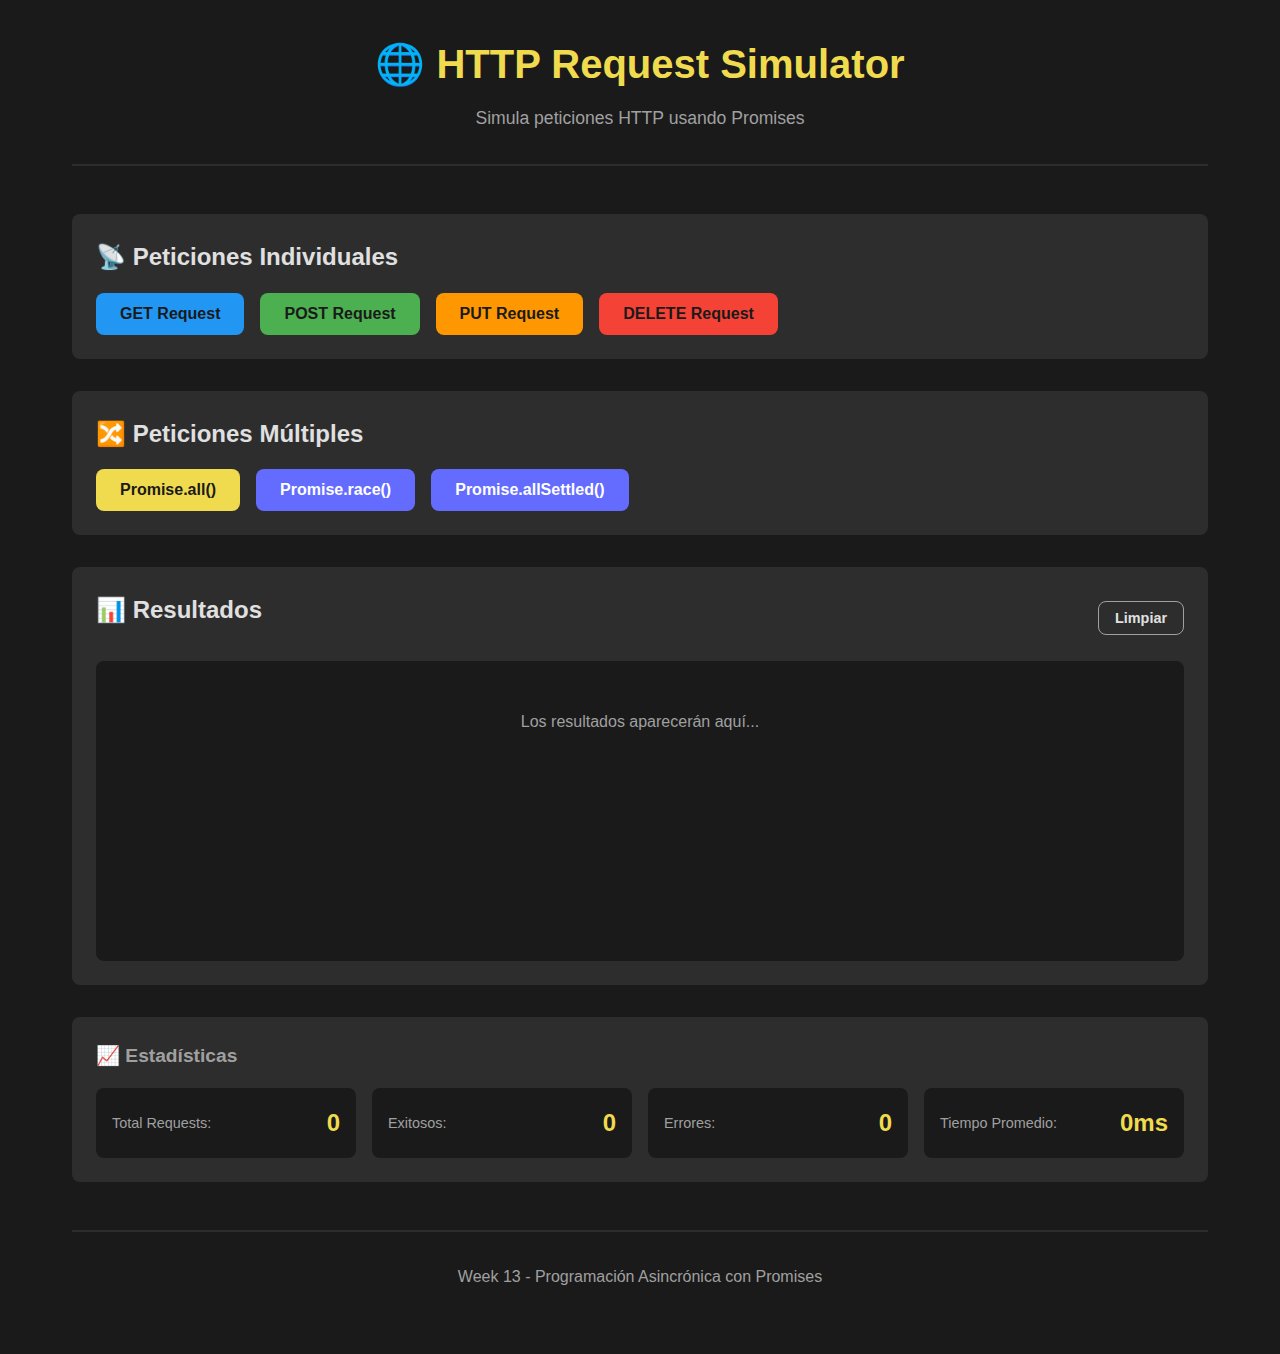
<file: bc-javascript-es2023/bootcamp/week-13/3-proyecto/index.html>
<!doctype html>
<html lang="es">
  <head>
    <meta charset="UTF-8" />
    <meta
      name="viewport"
      content="width=device-width, initial-scale=1.0" />
    <title>HTTP Simulator - Week 13</title>
    <link
      rel="stylesheet"
      href="styles.css" />
  </head>
  <body>
    <div class="container">
      <header>
        <h1>🌐 HTTP Request Simulator</h1>
        <p>Simula peticiones HTTP usando Promises</p>
      </header>

      <main>
        <!-- Single Requests -->
        <section class="actions">
          <h2>📡 Peticiones Individuales</h2>
          <div class="button-group">
            <button
              id="btn-get"
              class="btn btn-get">
              GET Request
            </button>
            <button
              id="btn-post"
              class="btn btn-post">
              POST Request
            </button>
            <button
              id="btn-put"
              class="btn btn-put">
              PUT Request
            </button>
            <button
              id="btn-delete"
              class="btn btn-delete">
              DELETE Request
            </button>
          </div>
        </section>

        <!-- Multiple Requests -->
        <section class="actions">
          <h2>🔀 Peticiones Múltiples</h2>
          <div class="button-group">
            <button
              id="btn-all"
              class="btn btn-primary">
              Promise.all()
            </button>
            <button
              id="btn-race"
              class="btn btn-secondary">
              Promise.race()
            </button>
            <button
              id="btn-allSettled"
              class="btn btn-secondary">
              Promise.allSettled()
            </button>
          </div>
        </section>

        <!-- Results Area -->
        <section class="results">
          <div class="results-header">
            <h2>📊 Resultados</h2>
            <button
              id="btn-clear"
              class="btn btn-small">
              Limpiar
            </button>
          </div>
          <div
            id="results-container"
            class="results-container">
            <p class="placeholder">Los resultados aparecerán aquí...</p>
          </div>
        </section>

        <!-- Stats (Optional) -->
        <section class="stats">
          <h3>📈 Estadísticas</h3>
          <div class="stats-grid">
            <div class="stat-item">
              <span class="stat-label">Total Requests:</span>
              <span
                id="stat-total"
                class="stat-value"
                >0</span
              >
            </div>
            <div class="stat-item">
              <span class="stat-label">Exitosos:</span>
              <span
                id="stat-success"
                class="stat-value"
                >0</span
              >
            </div>
            <div class="stat-item">
              <span class="stat-label">Errores:</span>
              <span
                id="stat-errors"
                class="stat-value"
                >0</span
              >
            </div>
            <div class="stat-item">
              <span class="stat-label">Tiempo Promedio:</span>
              <span
                id="stat-avg"
                class="stat-value"
                >0ms</span
              >
            </div>
          </div>
        </section>
      </main>

      <footer>
        <p>Week 13 - Programación Asincrónica con Promises</p>
      </footer>
    </div>

    <!-- Scripts -->
    <script src="starter/js/http.js"></script>
    <script src="starter/js/ui.js"></script>
    <script src="starter/js/app.js"></script>
  </body>
</html>
</file>
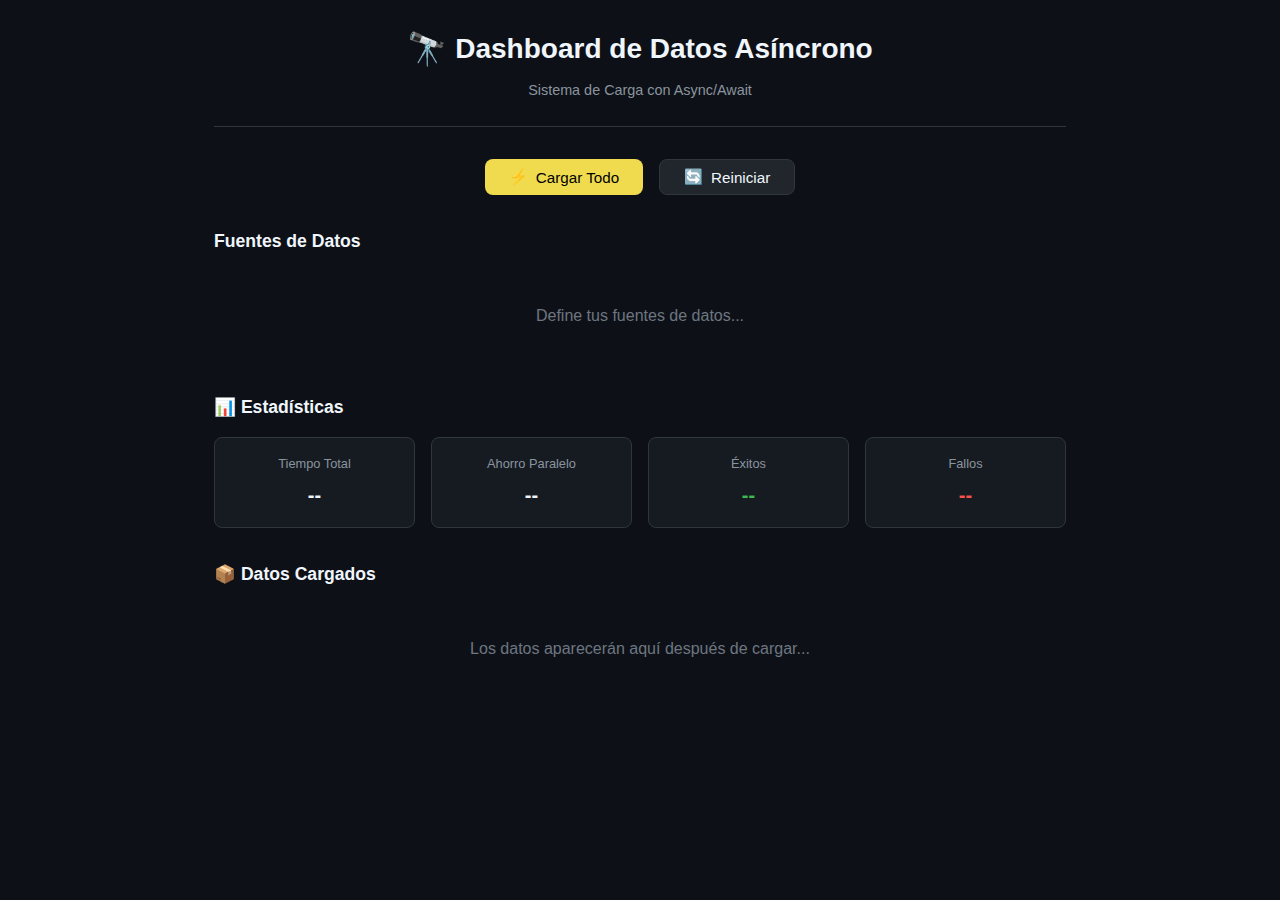
<file: bc-javascript-es2023/bootcamp/week-14/3-proyecto/index.html>
<!DOCTYPE html>
<html lang="es">
<head>
  <meta charset="UTF-8">
  <meta name="viewport" content="width=device-width, initial-scale=1.0">
  <title>Dashboard de Datos Asíncrono</title>
  <link rel="stylesheet" href="styles.css">
</head>
<body>
  <div class="container">
    <!-- Header -->
    <header class="header">
      <h1 class="header__title">
        <span class="header__icon">🔭</span>
        Dashboard de Datos Asíncrono
      </h1>
      <p class="header__subtitle">Sistema de Carga con Async/Await</p>
    </header>

    <!-- Controles -->
    <section class="controls">
      <button id="btnLoadAll" class="btn btn--primary">
        <span class="btn__icon">⚡</span>
        Cargar Todo
      </button>
      <button id="btnReset" class="btn btn--secondary">
        <span class="btn__icon">🔄</span>
        Reiniciar
      </button>
    </section>

    <!-- Panel de Fuentes de Datos -->
    <section class="data-sources">
      <h2 class="section-title">Fuentes de Datos</h2>
      <div id="sourcesContainer" class="sources-grid">
        <!-- Las fuentes se generan dinámicamente -->
      </div>
    </section>

    <!-- Estadísticas -->
    <section class="statistics">
      <h2 class="section-title">📊 Estadísticas</h2>
      <div id="statsContainer" class="stats-grid">
        <div class="stat-card">
          <span class="stat-card__label">Tiempo Total</span>
          <span id="statTotalTime" class="stat-card__value">--</span>
        </div>
        <div class="stat-card">
          <span class="stat-card__label">Ahorro Paralelo</span>
          <span id="statSavings" class="stat-card__value">--</span>
        </div>
        <div class="stat-card">
          <span class="stat-card__label">Éxitos</span>
          <span id="statSuccess" class="stat-card__value stat-card__value--success">--</span>
        </div>
        <div class="stat-card">
          <span class="stat-card__label">Fallos</span>
          <span id="statFailed" class="stat-card__value stat-card__value--error">--</span>
        </div>
      </div>
    </section>

    <!-- Datos Cargados -->
    <section class="loaded-data">
      <h2 class="section-title">📦 Datos Cargados</h2>
      <div id="dataContainer" class="data-grid">
        <p class="placeholder">Los datos aparecerán aquí después de cargar...</p>
      </div>
    </section>
  </div>

  <script type="module" src="starter/script.js"></script>
</body>
</html>
</file>
<file: bc-javascript-es2023/bootcamp/week-03/3-proyecto/styles.css>
/* ============================================
   BIBLIOTECA - ESTILOS
   ============================================ */

/* Variables CSS */
:root {
  --bg-primary: #0d1117;
  --bg-secondary: #161b22;
  --bg-tertiary: #21262d;
  --text-primary: #e6edf3;
  --text-secondary: #8b949e;
  --text-muted: #6e7681;
  --accent-yellow: #f0db4f;
  --accent-green: #3fb950;
  --accent-red: #f85149;
  --accent-blue: #58a6ff;
  --accent-orange: #d29922;
  --border-color: #30363d;
  --shadow: 0 4px 6px rgba(0, 0, 0, 0.3);
  --radius: 8px;
  --transition: all 0.2s ease;
}

/* Reset */
* {
  margin: 0;
  padding: 0;
  box-sizing: border-box;
}

body {
  font-family: -apple-system, BlinkMacSystemFont, 'Segoe UI', Roboto, Oxygen,
    Ubuntu, sans-serif;
  background-color: var(--bg-primary);
  color: var(--text-primary);
  line-height: 1.6;
  min-height: 100vh;
}

/* App Container */
.app-container {
  max-width: 1400px;
  margin: 0 auto;
  padding: 20px;
}

/* Header */
.header {
  text-align: center;
  padding: 30px 0;
  border-bottom: 1px solid var(--border-color);
  margin-bottom: 20px;
}

.header h1 {
  font-size: 2.5rem;
  color: var(--accent-yellow);
  margin-bottom: 8px;
}

.subtitle {
  color: var(--text-secondary);
  font-size: 1.1rem;
}

/* Navigation Tabs */
.tabs {
  display: flex;
  gap: 10px;
  margin-bottom: 20px;
  border-bottom: 1px solid var(--border-color);
  padding-bottom: 10px;
}

.tab-btn {
  padding: 12px 24px;
  background: var(--bg-secondary);
  border: 1px solid var(--border-color);
  border-radius: var(--radius);
  color: var(--text-secondary);
  font-size: 1rem;
  cursor: pointer;
  transition: var(--transition);
}

.tab-btn:hover {
  background: var(--bg-tertiary);
  color: var(--text-primary);
}

.tab-btn.active {
  background: var(--accent-yellow);
  color: var(--bg-primary);
  border-color: var(--accent-yellow);
  font-weight: 600;
}

/* Tab Content */
.tab-panel {
  display: none;
}

.tab-panel.active {
  display: block;
}

/* Panel Header */
.panel-header {
  display: flex;
  justify-content: space-between;
  align-items: center;
  flex-wrap: wrap;
  gap: 15px;
  margin-bottom: 20px;
  padding: 20px;
  background: var(--bg-secondary);
  border-radius: var(--radius);
  border: 1px solid var(--border-color);
}

.panel-header h2 {
  color: var(--text-primary);
  font-size: 1.5rem;
}

.actions {
  display: flex;
  gap: 10px;
  flex-wrap: wrap;
  align-items: center;
}

/* Inputs and Selects */
input[type='text'],
input[type='email'],
input[type='number'],
input[type='date'],
select,
textarea {
  padding: 10px 15px;
  background: var(--bg-tertiary);
  border: 1px solid var(--border-color);
  border-radius: var(--radius);
  color: var(--text-primary);
  font-size: 0.95rem;
  transition: var(--transition);
}

input:focus,
select:focus,
textarea:focus {
  outline: none;
  border-color: var(--accent-yellow);
  box-shadow: 0 0 0 2px rgba(240, 219, 79, 0.2);
}

input::placeholder {
  color: var(--text-muted);
}

/* Buttons */
.btn {
  padding: 10px 20px;
  border: none;
  border-radius: var(--radius);
  font-size: 0.95rem;
  font-weight: 500;
  cursor: pointer;
  transition: var(--transition);
  display: inline-flex;
  align-items: center;
  gap: 5px;
}

.btn-primary {
  background: var(--accent-yellow);
  color: var(--bg-primary);
}

.btn-primary:hover {
  background: #d4c144;
  transform: translateY(-1px);
}

.btn-secondary {
  background: var(--bg-tertiary);
  color: var(--text-primary);
  border: 1px solid var(--border-color);
}

.btn-secondary:hover {
  background: var(--border-color);
}

.btn-success {
  background: var(--accent-green);
  color: var(--bg-primary);
}

.btn-success:hover {
  background: #2ea043;
}

.btn-danger {
  background: var(--accent-red);
  color: white;
}

.btn-danger:hover {
  background: #da3633;
}

.btn-warning {
  background: var(--accent-orange);
  color: var(--bg-primary);
}

.btn-warning:hover {
  background: #bb8009;
}

.btn-small {
  padding: 6px 12px;
  font-size: 0.85rem;
}

/* Items Grid */
.items-grid {
  display: grid;
  grid-template-columns: repeat(auto-fill, minmax(300px, 1fr));
  gap: 20px;
}

/* Item Card */
.item-card {
  background: var(--bg-secondary);
  border: 1px solid var(--border-color);
  border-radius: var(--radius);
  padding: 20px;
  transition: var(--transition);
}

.item-card:hover {
  border-color: var(--accent-yellow);
  transform: translateY(-2px);
  box-shadow: var(--shadow);
}

.item-card-header {
  display: flex;
  justify-content: space-between;
  align-items: flex-start;
  margin-bottom: 12px;
}

.item-type {
  font-size: 0.75rem;
  padding: 4px 10px;
  border-radius: 20px;
  font-weight: 600;
  text-transform: uppercase;
}

.item-type.book {
  background: rgba(88, 166, 255, 0.2);
  color: var(--accent-blue);
}

.item-type.magazine {
  background: rgba(210, 153, 34, 0.2);
  color: var(--accent-orange);
}

.item-type.dvd {
  background: rgba(248, 81, 73, 0.2);
  color: var(--accent-red);
}

.item-type.audiobook {
  background: rgba(63, 185, 80, 0.2);
  color: var(--accent-green);
}

.availability-badge {
  font-size: 0.75rem;
  padding: 4px 10px;
  border-radius: 20px;
  font-weight: 600;
}

.availability-badge.available {
  background: rgba(63, 185, 80, 0.2);
  color: var(--accent-green);
}

.availability-badge.borrowed {
  background: rgba(248, 81, 73, 0.2);
  color: var(--accent-red);
}

.item-title {
  font-size: 1.2rem;
  font-weight: 600;
  margin-bottom: 8px;
  color: var(--text-primary);
}

.item-author {
  color: var(--text-secondary);
  margin-bottom: 12px;
}

.item-details {
  font-size: 0.9rem;
  color: var(--text-muted);
  margin-bottom: 15px;
}

.item-details p {
  margin-bottom: 4px;
}

.item-actions {
  display: flex;
  gap: 10px;
}

/* Members Grid */
.members-grid {
  display: grid;
  grid-template-columns: repeat(auto-fill, minmax(280px, 1fr));
  gap: 20px;
}

.member-card {
  background: var(--bg-secondary);
  border: 1px solid var(--border-color);
  border-radius: var(--radius);
  padding: 20px;
  transition: var(--transition);
}

.member-card:hover {
  border-color: var(--accent-blue);
}

.member-avatar {
  width: 60px;
  height: 60px;
  background: var(--accent-yellow);
  border-radius: 50%;
  display: flex;
  align-items: center;
  justify-content: center;
  font-size: 1.5rem;
  font-weight: bold;
  color: var(--bg-primary);
  margin-bottom: 15px;
}

.member-name {
  font-size: 1.1rem;
  font-weight: 600;
  margin-bottom: 5px;
}

.member-email {
  color: var(--text-secondary);
  font-size: 0.9rem;
  margin-bottom: 10px;
}

.member-stats {
  display: flex;
  gap: 15px;
  margin-bottom: 15px;
}

.member-stat {
  text-align: center;
}

.member-stat-value {
  font-size: 1.2rem;
  font-weight: 600;
  color: var(--accent-yellow);
}

.member-stat-label {
  font-size: 0.75rem;
  color: var(--text-muted);
  text-transform: uppercase;
}

.membership-badge {
  display: inline-block;
  padding: 4px 12px;
  border-radius: 20px;
  font-size: 0.75rem;
  font-weight: 600;
  text-transform: uppercase;
}

.membership-badge.standard {
  background: rgba(139, 148, 158, 0.2);
  color: var(--text-secondary);
}

.membership-badge.premium {
  background: rgba(240, 219, 79, 0.2);
  color: var(--accent-yellow);
}

.membership-badge.student {
  background: rgba(63, 185, 80, 0.2);
  color: var(--accent-green);
}

/* Loans Container */
.loans-container {
  display: grid;
  grid-template-columns: 1fr 1fr;
  gap: 20px;
}

@media (max-width: 900px) {
  .loans-container {
    grid-template-columns: 1fr;
  }
}

.loans-section {
  background: var(--bg-secondary);
  border: 1px solid var(--border-color);
  border-radius: var(--radius);
  padding: 20px;
}

.loans-section h3 {
  margin-bottom: 15px;
  color: var(--text-primary);
  padding-bottom: 10px;
  border-bottom: 1px solid var(--border-color);
}

.loans-list {
  display: flex;
  flex-direction: column;
  gap: 10px;
  max-height: 500px;
  overflow-y: auto;
}

.loan-card {
  background: var(--bg-tertiary);
  border: 1px solid var(--border-color);
  border-radius: var(--radius);
  padding: 15px;
}

.loan-card.overdue {
  border-color: var(--accent-red);
  background: rgba(248, 81, 73, 0.1);
}

.loan-header {
  display: flex;
  justify-content: space-between;
  align-items: center;
  margin-bottom: 10px;
}

.loan-item-title {
  font-weight: 600;
  color: var(--text-primary);
}

.loan-status {
  font-size: 0.75rem;
  padding: 3px 8px;
  border-radius: 10px;
}

.loan-status.active {
  background: rgba(88, 166, 255, 0.2);
  color: var(--accent-blue);
}

.loan-status.overdue {
  background: rgba(248, 81, 73, 0.2);
  color: var(--accent-red);
}

.loan-status.returned {
  background: rgba(63, 185, 80, 0.2);
  color: var(--accent-green);
}

.loan-info {
  font-size: 0.9rem;
  color: var(--text-secondary);
}

.loan-info p {
  margin-bottom: 4px;
}

.loan-actions {
  margin-top: 10px;
  display: flex;
  gap: 10px;
}

/* Stats Grid */
.stats-grid {
  display: grid;
  grid-template-columns: repeat(auto-fit, minmax(180px, 1fr));
  gap: 20px;
  margin-bottom: 30px;
}

.stat-card {
  background: var(--bg-secondary);
  border: 1px solid var(--border-color);
  border-radius: var(--radius);
  padding: 25px;
  text-align: center;
  transition: var(--transition);
}

.stat-card:hover {
  transform: translateY(-2px);
  border-color: var(--accent-yellow);
}

.stat-card.warning {
  border-color: var(--accent-red);
}

.stat-icon {
  font-size: 2rem;
  margin-bottom: 10px;
}

.stat-value {
  font-size: 2.5rem;
  font-weight: 700;
  color: var(--accent-yellow);
  margin-bottom: 5px;
}

.stat-card.warning .stat-value {
  color: var(--accent-red);
}

.stat-label {
  color: var(--text-secondary);
  font-size: 0.9rem;
  text-transform: uppercase;
  letter-spacing: 0.5px;
}

.stats-breakdown {
  background: var(--bg-secondary);
  border: 1px solid var(--border-color);
  border-radius: var(--radius);
  padding: 20px;
}

.stats-breakdown h3 {
  margin-bottom: 15px;
  color: var(--text-primary);
}

.breakdown-grid {
  display: grid;
  grid-template-columns: repeat(auto-fit, minmax(150px, 1fr));
  gap: 15px;
}

.breakdown-item {
  display: flex;
  justify-content: space-between;
  align-items: center;
  padding: 12px 15px;
  background: var(--bg-tertiary);
  border-radius: var(--radius);
}

.breakdown-type {
  color: var(--text-secondary);
}

.breakdown-count {
  font-weight: 600;
  color: var(--accent-yellow);
}

/* Modals */
.modal {
  display: none;
  position: fixed;
  top: 0;
  left: 0;
  width: 100%;
  height: 100%;
  background: rgba(0, 0, 0, 0.7);
  z-index: 1000;
  align-items: center;
  justify-content: center;
}

.modal.active {
  display: flex;
}

.modal-content {
  background: var(--bg-secondary);
  border: 1px solid var(--border-color);
  border-radius: var(--radius);
  width: 90%;
  max-width: 500px;
  max-height: 90vh;
  overflow-y: auto;
}

.modal-header {
  display: flex;
  justify-content: space-between;
  align-items: center;
  padding: 20px;
  border-bottom: 1px solid var(--border-color);
}

.modal-header h3 {
  color: var(--text-primary);
}

.close-btn {
  background: none;
  border: none;
  color: var(--text-secondary);
  font-size: 1.5rem;
  cursor: pointer;
  transition: var(--transition);
}

.close-btn:hover {
  color: var(--accent-red);
}

/* Forms */
form {
  padding: 20px;
}

.form-group {
  margin-bottom: 20px;
}

.form-group label {
  display: block;
  margin-bottom: 8px;
  color: var(--text-secondary);
  font-weight: 500;
}

.form-group input,
.form-group select,
.form-group textarea {
  width: 100%;
}

.form-actions {
  display: flex;
  justify-content: flex-end;
  gap: 10px;
  margin-top: 25px;
  padding-top: 20px;
  border-top: 1px solid var(--border-color);
}

/* Empty State */
.empty-state {
  text-align: center;
  padding: 60px 20px;
  color: var(--text-muted);
}

.empty-state-icon {
  font-size: 4rem;
  margin-bottom: 15px;
}

.empty-state-text {
  font-size: 1.1rem;
}

/* Scrollbar */
::-webkit-scrollbar {
  width: 8px;
  height: 8px;
}

::-webkit-scrollbar-track {
  background: var(--bg-primary);
}

::-webkit-scrollbar-thumb {
  background: var(--border-color);
  border-radius: 4px;
}

::-webkit-scrollbar-thumb:hover {
  background: var(--text-muted);
}

/* Responsive */
@media (max-width: 768px) {
  .header h1 {
    font-size: 1.8rem;
  }

  .tabs {
    flex-wrap: wrap;
  }

  .tab-btn {
    flex: 1;
    min-width: 120px;
    text-align: center;
  }

  .panel-header {
    flex-direction: column;
    align-items: stretch;
  }

  .actions {
    flex-direction: column;
  }

  .items-grid {
    grid-template-columns: 1fr;
  }
}

/* Animations */
@keyframes fadeIn {
  from {
    opacity: 0;
    transform: translateY(-10px);
  }
  to {
    opacity: 1;
    transform: translateY(0);
  }
}

.item-card,
.member-card,
.loan-card {
  animation: fadeIn 0.3s ease;
}

/* Toast Notifications */
.toast-container {
  position: fixed;
  bottom: 20px;
  right: 20px;
  z-index: 2000;
  display: flex;
  flex-direction: column;
  gap: 10px;
}

.toast {
  padding: 15px 20px;
  border-radius: var(--radius);
  color: white;
  font-weight: 500;
  animation: slideIn 0.3s ease;
  display: flex;
  align-items: center;
  gap: 10px;
}

.toast.success {
  background: var(--accent-green);
}

.toast.error {
  background: var(--accent-red);
}

.toast.warning {
  background: var(--accent-orange);
}

.toast.info {
  background: var(--accent-blue);
}

@keyframes slideIn {
  from {
    transform: translateX(100%);
    opacity: 0;
  }
  to {
    transform: translateX(0);
    opacity: 1;
  }
}
</file>
<file: bc-javascript-es2023/bootcamp/week-05/3-proyecto/styles.css>
/* ============================================
   Dashboard de Análisis de Datos - Estilos
   ============================================ */

* {
  margin: 0;
  padding: 0;
  box-sizing: border-box;
}

:root {
  --bg-dark: #1a1a2e;
  --bg-card: #16213e;
  --accent: #f0db4f;
  --accent-dim: #c4b23f;
  --text-primary: #eee;
  --text-secondary: #aaa;
  --success: #4ade80;
  --warning: #fbbf24;
  --danger: #f87171;
  --border: #2d3748;
}

body {
  font-family: 'Segoe UI', system-ui, -apple-system, sans-serif;
  background-color: var(--bg-dark);
  color: var(--text-primary);
  min-height: 100vh;
  line-height: 1.6;
}

/* Header */
.header {
  background: linear-gradient(135deg, var(--bg-card), #1a1a2e);
  padding: 2rem;
  text-align: center;
  border-bottom: 2px solid var(--accent);
}

.header h1 {
  color: var(--accent);
  font-size: 2rem;
  margin-bottom: 0.5rem;
}

.header p {
  color: var(--text-secondary);
}

/* Dashboard Grid */
.dashboard {
  display: grid;
  grid-template-columns: repeat(auto-fit, minmax(300px, 1fr));
  gap: 1.5rem;
  padding: 2rem;
  max-width: 1400px;
  margin: 0 auto;
}

/* Cards */
.card {
  background: var(--bg-card);
  border-radius: 12px;
  padding: 1.5rem;
  border: 1px solid var(--border);
  transition: transform 0.2s, box-shadow 0.2s;
}

.card:hover {
  transform: translateY(-2px);
  box-shadow: 0 8px 25px rgba(0, 0, 0, 0.3);
}

.card h2 {
  color: var(--accent);
  font-size: 1.1rem;
  margin-bottom: 1rem;
  padding-bottom: 0.5rem;
  border-bottom: 1px solid var(--border);
}

.card.full-width {
  grid-column: 1 / -1;
}

/* Stats Grid */
.stats-card {
  grid-column: 1 / -1;
}

.stats-grid {
  display: grid;
  grid-template-columns: repeat(auto-fit, minmax(150px, 1fr));
  gap: 1rem;
}

.stat-item {
  background: rgba(240, 219, 79, 0.1);
  border-radius: 8px;
  padding: 1rem;
  text-align: center;
  border: 1px solid var(--border);
}

.stat-value {
  display: block;
  font-size: 1.8rem;
  font-weight: bold;
  color: var(--accent);
}

.stat-label {
  display: block;
  font-size: 0.85rem;
  color: var(--text-secondary);
  margin-top: 0.25rem;
}

/* List Container */
.list-container {
  max-height: 300px;
  overflow-y: auto;
}

.list-item {
  display: flex;
  justify-content: space-between;
  align-items: center;
  padding: 0.75rem;
  border-bottom: 1px solid var(--border);
  transition: background 0.2s;
}

.list-item:last-child {
  border-bottom: none;
}

.list-item:hover {
  background: rgba(240, 219, 79, 0.05);
}

.list-item .rank {
  background: var(--accent);
  color: var(--bg-dark);
  width: 24px;
  height: 24px;
  border-radius: 50%;
  display: flex;
  align-items: center;
  justify-content: center;
  font-size: 0.75rem;
  font-weight: bold;
  margin-right: 0.75rem;
}

.list-item .name {
  flex: 1;
  color: var(--text-primary);
}

.list-item .value {
  color: var(--accent);
  font-weight: bold;
}

/* Progress Bar */
.progress-bar {
  width: 100%;
  height: 8px;
  background: var(--border);
  border-radius: 4px;
  margin-top: 0.5rem;
  overflow: hidden;
}

.progress-bar .fill {
  height: 100%;
  background: var(--accent);
  border-radius: 4px;
  transition: width 0.3s ease;
}

/* Trend Container */
.trend-container {
  display: flex;
  gap: 0.5rem;
  align-items: flex-end;
  height: 150px;
  padding: 1rem 0;
}

.trend-bar {
  flex: 1;
  background: var(--accent);
  border-radius: 4px 4px 0 0;
  min-height: 20px;
  position: relative;
  transition: height 0.3s ease;
}

.trend-bar:hover {
  background: var(--accent-dim);
}

.trend-bar .label {
  position: absolute;
  bottom: -25px;
  left: 50%;
  transform: translateX(-50%);
  font-size: 0.7rem;
  color: var(--text-secondary);
  white-space: nowrap;
}

.trend-bar .amount {
  position: absolute;
  top: -20px;
  left: 50%;
  transform: translateX(-50%);
  font-size: 0.7rem;
  color: var(--accent);
  white-space: nowrap;
}

/* Table Container */
.table-container {
  overflow-x: auto;
}

.data-table {
  width: 100%;
  border-collapse: collapse;
}

.data-table th,
.data-table td {
  padding: 0.75rem;
  text-align: left;
  border-bottom: 1px solid var(--border);
}

.data-table th {
  color: var(--accent);
  font-weight: 600;
  font-size: 0.85rem;
  text-transform: uppercase;
}

.data-table tr:hover {
  background: rgba(240, 219, 79, 0.05);
}

.status {
  padding: 0.25rem 0.5rem;
  border-radius: 4px;
  font-size: 0.75rem;
  font-weight: bold;
}

.status.completed {
  background: rgba(74, 222, 128, 0.2);
  color: var(--success);
}

.status.pending {
  background: rgba(251, 191, 36, 0.2);
  color: var(--warning);
}

.status.cancelled {
  background: rgba(248, 113, 113, 0.2);
  color: var(--danger);
}

/* Loading */
.loading {
  color: var(--text-secondary);
  font-style: italic;
  text-align: center;
  padding: 2rem;
}

/* Footer */
.footer {
  text-align: center;
  padding: 1.5rem;
  color: var(--text-secondary);
  border-top: 1px solid var(--border);
  margin-top: 2rem;
}

/* Scrollbar */
::-webkit-scrollbar {
  width: 6px;
  height: 6px;
}

::-webkit-scrollbar-track {
  background: var(--bg-dark);
}

::-webkit-scrollbar-thumb {
  background: var(--border);
  border-radius: 3px;
}

::-webkit-scrollbar-thumb:hover {
  background: var(--accent-dim);
}

/* Responsive */
@media (max-width: 768px) {
  .dashboard {
    padding: 1rem;
    gap: 1rem;
  }

  .header h1 {
    font-size: 1.5rem;
  }

  .stats-grid {
    grid-template-columns: repeat(2, 1fr);
  }

  .stat-value {
    font-size: 1.4rem;
  }
}
</file>
<file: bc-javascript-es2023/bootcamp/week-06/3-proyecto/styles.css>
/* ============================================
   VALIDADOR DE FORMULARIOS - ESTILOS
   Semana 06: Strings y RegExp Modernos
   ============================================ */

/* Variables CSS */
:root {
  --color-bg: #1a1a2e;
  --color-surface: #16213e;
  --color-primary: #e94560;
  --color-success: #4ecca3;
  --color-warning: #ffc107;
  --color-error: #ff6b6b;
  --color-text: #eee;
  --color-text-muted: #aaa;
  --color-border: #333;
  --font-main: 'Segoe UI', system-ui, sans-serif;
  --radius: 8px;
  --shadow: 0 4px 6px rgba(0, 0, 0, 0.3);
}

/* Reset básico */
* {
  margin: 0;
  padding: 0;
  box-sizing: border-box;
}

body {
  font-family: var(--font-main);
  background: var(--color-bg);
  color: var(--color-text);
  min-height: 100vh;
  padding: 2rem;
  line-height: 1.6;
}

/* Container */
.container {
  max-width: 500px;
  margin: 0 auto;
}

/* Header */
header {
  text-align: center;
  margin-bottom: 2rem;
}

header h1 {
  font-size: 2rem;
  margin-bottom: 0.5rem;
}

header p {
  color: var(--color-text-muted);
}

/* Form */
form {
  background: var(--color-surface);
  padding: 2rem;
  border-radius: var(--radius);
  box-shadow: var(--shadow);
}

/* Form Group */
.form-group {
  margin-bottom: 1.5rem;
}

.form-group label {
  display: block;
  margin-bottom: 0.5rem;
  font-weight: 500;
  color: var(--color-text);
}

.form-group input {
  width: 100%;
  padding: 0.75rem 1rem;
  font-size: 1rem;
  border: 2px solid var(--color-border);
  border-radius: var(--radius);
  background: var(--color-bg);
  color: var(--color-text);
  transition: border-color 0.3s, box-shadow 0.3s;
}

.form-group input:focus {
  outline: none;
  border-color: var(--color-primary);
  box-shadow: 0 0 0 3px rgba(233, 69, 96, 0.2);
}

.form-group input::placeholder {
  color: var(--color-text-muted);
}

/* Validation States */
.form-group input.valid {
  border-color: var(--color-success);
}

.form-group input.valid:focus {
  box-shadow: 0 0 0 3px rgba(78, 204, 163, 0.2);
}

.form-group input.invalid {
  border-color: var(--color-error);
}

.form-group input.invalid:focus {
  box-shadow: 0 0 0 3px rgba(255, 107, 107, 0.2);
}

/* Error Message */
.error-message {
  display: block;
  min-height: 1.25rem;
  margin-top: 0.25rem;
  font-size: 0.875rem;
  color: var(--color-error);
}

/* Password Strength */
.password-strength {
  height: 4px;
  background: var(--color-border);
  border-radius: 2px;
  margin-top: 0.5rem;
  overflow: hidden;
}

.strength-bar {
  height: 100%;
  width: 0;
  transition: width 0.3s, background-color 0.3s;
  border-radius: 2px;
}

.strength-bar.weak {
  width: 25%;
  background: var(--color-error);
}

.strength-bar.fair {
  width: 50%;
  background: var(--color-warning);
}

.strength-bar.good {
  width: 75%;
  background: #8bc34a;
}

.strength-bar.strong {
  width: 100%;
  background: var(--color-success);
}

.strength-text {
  display: block;
  font-size: 0.75rem;
  margin-top: 0.25rem;
  color: var(--color-text-muted);
}

/* Buttons */
.form-actions {
  display: flex;
  gap: 1rem;
  margin-top: 2rem;
}

.btn {
  flex: 1;
  padding: 0.875rem 1.5rem;
  font-size: 1rem;
  font-weight: 600;
  border: none;
  border-radius: var(--radius);
  cursor: pointer;
  transition: transform 0.2s, box-shadow 0.2s;
}

.btn:hover {
  transform: translateY(-2px);
}

.btn:active {
  transform: translateY(0);
}

.btn-primary {
  background: var(--color-primary);
  color: white;
}

.btn-primary:hover {
  box-shadow: 0 4px 12px rgba(233, 69, 96, 0.4);
}

.btn-primary:disabled {
  background: #666;
  cursor: not-allowed;
  transform: none;
  box-shadow: none;
}

.btn-secondary {
  background: transparent;
  color: var(--color-text);
  border: 2px solid var(--color-border);
}

.btn-secondary:hover {
  border-color: var(--color-text-muted);
}

/* Result */
.result {
  margin-top: 2rem;
  padding: 1.5rem;
  background: var(--color-surface);
  border-radius: var(--radius);
  border-left: 4px solid var(--color-success);
}

.result h2 {
  color: var(--color-success);
  margin-bottom: 1rem;
}

.result pre {
  background: var(--color-bg);
  padding: 1rem;
  border-radius: var(--radius);
  overflow-x: auto;
  font-size: 0.875rem;
  color: var(--color-text-muted);
}

/* Utilities */
.hidden {
  display: none;
}

/* Responsive */
@media (max-width: 600px) {
  body {
    padding: 1rem;
  }

  form {
    padding: 1.5rem;
  }

  .form-actions {
    flex-direction: column;
  }
}
</file>
<file: bc-javascript-es2023/bootcamp/week-07/3-proyecto/styles.css>
/* ============================================
   Sistema de Gestión de Usuarios - Estilos
   Week 07: Sets y Maps
   ============================================ */

:root {
  --primary: #3b82f6;
  --primary-dark: #2563eb;
  --secondary: #6b7280;
  --success: #10b981;
  --danger: #ef4444;
  --warning: #f59e0b;
  --bg-dark: #1f2937;
  --bg-card: #374151;
  --bg-input: #4b5563;
  --text-primary: #f9fafb;
  --text-secondary: #9ca3af;
  --border: #4b5563;
  --radius: 8px;
}

* {
  margin: 0;
  padding: 0;
  box-sizing: border-box;
}

body {
  font-family: 'Segoe UI', system-ui, sans-serif;
  background-color: var(--bg-dark);
  color: var(--text-primary);
  line-height: 1.6;
  min-height: 100vh;
}

.container {
  max-width: 1200px;
  margin: 0 auto;
  padding: 2rem;
}

/* Header */
header {
  text-align: center;
  margin-bottom: 2rem;
}

header h1 {
  font-size: 2rem;
  margin-bottom: 0.5rem;
}

header p {
  color: var(--text-secondary);
}

/* Main Grid */
main {
  display: grid;
  grid-template-columns: repeat(auto-fit, minmax(350px, 1fr));
  gap: 1.5rem;
}

/* Cards */
.card {
  background-color: var(--bg-card);
  border-radius: var(--radius);
  padding: 1.5rem;
  border: 1px solid var(--border);
}

.card h2 {
  font-size: 1.25rem;
  margin-bottom: 1rem;
  padding-bottom: 0.5rem;
  border-bottom: 1px solid var(--border);
}

/* Forms */
.form-group {
  margin-bottom: 1rem;
}

.form-group label {
  display: block;
  margin-bottom: 0.25rem;
  font-size: 0.875rem;
  color: var(--text-secondary);
}

input[type='text'],
input[type='email'],
input[type='password'] {
  width: 100%;
  padding: 0.75rem;
  background-color: var(--bg-input);
  border: 1px solid var(--border);
  border-radius: var(--radius);
  color: var(--text-primary);
  font-size: 1rem;
}

input:focus {
  outline: none;
  border-color: var(--primary);
  box-shadow: 0 0 0 2px rgba(59, 130, 246, 0.3);
}

/* Buttons */
.btn {
  padding: 0.75rem 1.5rem;
  border: none;
  border-radius: var(--radius);
  font-size: 1rem;
  cursor: pointer;
  transition: all 0.2s;
}

.btn-primary {
  background-color: var(--primary);
  color: white;
}

.btn-primary:hover {
  background-color: var(--primary-dark);
}

.btn-secondary {
  background-color: var(--secondary);
  color: white;
}

.btn-success {
  background-color: var(--success);
  color: white;
}

.btn-danger {
  background-color: var(--danger);
  color: white;
}

.btn-outline {
  background-color: transparent;
  border: 1px solid var(--border);
  color: var(--text-primary);
}

.btn-outline:hover {
  background-color: var(--bg-input);
}

.btn-small {
  padding: 0.5rem 1rem;
  font-size: 0.875rem;
}

/* Users List */
.users-list {
  max-height: 300px;
  overflow-y: auto;
  margin-bottom: 1rem;
}

.user-item {
  display: flex;
  justify-content: space-between;
  align-items: center;
  padding: 0.75rem;
  background-color: var(--bg-input);
  border-radius: var(--radius);
  margin-bottom: 0.5rem;
}

.user-info {
  flex: 1;
}

.user-name {
  font-weight: 600;
}

.user-email {
  font-size: 0.875rem;
  color: var(--text-secondary);
}

.user-id {
  font-size: 0.75rem;
  color: var(--text-secondary);
  font-family: monospace;
}

.user-roles {
  display: flex;
  gap: 0.25rem;
  margin-top: 0.25rem;
}

.role-badge {
  font-size: 0.625rem;
  padding: 0.125rem 0.5rem;
  border-radius: 9999px;
  text-transform: uppercase;
  font-weight: 600;
}

.role-admin {
  background-color: var(--danger);
  color: white;
}

.role-editor {
  background-color: var(--warning);
  color: black;
}

.role-viewer {
  background-color: var(--secondary);
  color: white;
}

.user-status {
  width: 10px;
  height: 10px;
  border-radius: 50%;
  margin-left: 0.5rem;
}

.user-status.online {
  background-color: var(--success);
}

.user-status.offline {
  background-color: var(--secondary);
}

/* Stats */
.stats {
  display: flex;
  gap: 1rem;
  font-size: 0.875rem;
  color: var(--text-secondary);
}

/* Roles */
.roles-checkboxes {
  display: flex;
  gap: 1rem;
  margin-bottom: 1rem;
}

.roles-checkboxes label {
  display: flex;
  align-items: center;
  gap: 0.5rem;
  cursor: pointer;
}

/* Operations Grid */
.operations-grid {
  display: grid;
  grid-template-columns: repeat(2, 1fr);
  gap: 0.5rem;
  margin-bottom: 1rem;
}

/* Result Box */
.result-box {
  background-color: var(--bg-input);
  border-radius: var(--radius);
  padding: 1rem;
  min-height: 100px;
}

/* Session Buttons */
.session-buttons {
  display: flex;
  gap: 0.5rem;
  margin-bottom: 1rem;
}

/* Active Sessions */
.active-sessions {
  margin-top: 1rem;
  padding-top: 1rem;
  border-top: 1px solid var(--border);
}

.active-sessions h4 {
  font-size: 0.875rem;
  color: var(--text-secondary);
  margin-bottom: 0.5rem;
}

.active-sessions ul {
  list-style: none;
}

.active-sessions li {
  padding: 0.25rem 0;
  font-size: 0.875rem;
}

/* Messages */
.message {
  margin-top: 1rem;
  padding: 0.75rem;
  border-radius: var(--radius);
  font-size: 0.875rem;
  display: none;
}

.message.success {
  display: block;
  background-color: rgba(16, 185, 129, 0.2);
  border: 1px solid var(--success);
  color: var(--success);
}

.message.error {
  display: block;
  background-color: rgba(239, 68, 68, 0.2);
  border: 1px solid var(--danger);
  color: var(--danger);
}

.message.info {
  display: block;
  background-color: rgba(59, 130, 246, 0.2);
  border: 1px solid var(--primary);
  color: var(--primary);
}

/* Empty State */
.empty-state {
  color: var(--text-secondary);
  text-align: center;
  font-style: italic;
}

/* Console */
.console-card {
  grid-column: 1 / -1;
}

.console {
  background-color: #111827;
  border-radius: var(--radius);
  padding: 1rem;
  font-family: 'Consolas', 'Monaco', monospace;
  font-size: 0.875rem;
  max-height: 200px;
  overflow-y: auto;
  margin-bottom: 0.5rem;
}

.console-line {
  margin-bottom: 0.25rem;
}

.console-line.info {
  color: var(--primary);
}

.console-line.success {
  color: var(--success);
}

.console-line.error {
  color: var(--danger);
}

.console-line.warning {
  color: var(--warning);
}

/* Footer */
footer {
  text-align: center;
  margin-top: 2rem;
  padding-top: 1rem;
  border-top: 1px solid var(--border);
  color: var(--text-secondary);
  font-size: 0.875rem;
}

/* Scrollbar */
::-webkit-scrollbar {
  width: 6px;
}

::-webkit-scrollbar-track {
  background: var(--bg-dark);
}

::-webkit-scrollbar-thumb {
  background: var(--border);
  border-radius: 3px;
}

::-webkit-scrollbar-thumb:hover {
  background: var(--secondary);
}
</file>
<file: bc-javascript-es2023/bootcamp/week-08/3-proyecto/styles.css>
/* ============================================
   PAGINADOR CON GENERADORES - STYLES
   ============================================ */

* {
  margin: 0;
  padding: 0;
  box-sizing: border-box;
}

:root {
  --bg-primary: #0f172a;
  --bg-secondary: #1e293b;
  --bg-card: #334155;
  --text-primary: #f8fafc;
  --text-secondary: #94a3b8;
  --accent: #3b82f6;
  --accent-hover: #2563eb;
  --success: #22c55e;
  --warning: #f59e0b;
  --danger: #ef4444;
  --border: #475569;
}

body {
  font-family: 'Segoe UI', system-ui, -apple-system, sans-serif;
  background: var(--bg-primary);
  color: var(--text-primary);
  min-height: 100vh;
  line-height: 1.6;
}

.container {
  max-width: 800px;
  margin: 0 auto;
  padding: 20px;
  min-height: 100vh;
  display: flex;
  flex-direction: column;
}

/* Header */
.header {
  text-align: center;
  padding: 30px 0;
  border-bottom: 1px solid var(--border);
  margin-bottom: 30px;
}

.header h1 {
  font-size: 2rem;
  margin-bottom: 10px;
  background: linear-gradient(135deg, var(--accent), #8b5cf6);
  -webkit-background-clip: text;
  -webkit-text-fill-color: transparent;
  background-clip: text;
}

.subtitle {
  color: var(--text-secondary);
  font-size: 1rem;
}

/* Main */
.main {
  flex: 1;
}

/* Controls */
.controls {
  display: flex;
  flex-wrap: wrap;
  gap: 15px;
  align-items: flex-end;
  margin-bottom: 25px;
  padding: 20px;
  background: var(--bg-secondary);
  border-radius: 12px;
}

.control-group {
  display: flex;
  flex-direction: column;
  gap: 5px;
}

.control-group label {
  font-size: 0.85rem;
  color: var(--text-secondary);
}

select {
  padding: 10px 15px;
  background: var(--bg-card);
  border: 1px solid var(--border);
  border-radius: 8px;
  color: var(--text-primary);
  font-size: 0.95rem;
  cursor: pointer;
  transition: border-color 0.2s;
}

select:hover {
  border-color: var(--accent);
}

select:focus {
  outline: none;
  border-color: var(--accent);
  box-shadow: 0 0 0 3px rgba(59, 130, 246, 0.2);
}

/* Buttons */
.btn {
  padding: 10px 20px;
  border: none;
  border-radius: 8px;
  font-size: 0.95rem;
  cursor: pointer;
  transition: all 0.2s;
  display: inline-flex;
  align-items: center;
  gap: 8px;
}

.btn-primary {
  background: var(--accent);
  color: white;
}

.btn-primary:hover {
  background: var(--accent-hover);
  transform: translateY(-1px);
}

.btn-nav {
  background: var(--bg-card);
  color: var(--text-primary);
  border: 1px solid var(--border);
}

.btn-nav:hover:not(:disabled) {
  background: var(--bg-secondary);
  border-color: var(--accent);
}

.btn:disabled {
  opacity: 0.5;
  cursor: not-allowed;
}

/* Data Section */
.data-section {
  margin-bottom: 25px;
}

.data-list {
  background: var(--bg-secondary);
  border-radius: 12px;
  min-height: 300px;
  padding: 15px;
}

.placeholder {
  display: flex;
  align-items: center;
  justify-content: center;
  height: 270px;
  color: var(--text-secondary);
  font-size: 1.1rem;
}

/* Data Item */
.data-item {
  display: flex;
  align-items: center;
  padding: 15px;
  background: var(--bg-card);
  border-radius: 8px;
  margin-bottom: 10px;
  transition: transform 0.2s, box-shadow 0.2s;
}

.data-item:last-child {
  margin-bottom: 0;
}

.data-item:hover {
  transform: translateX(5px);
  box-shadow: 0 4px 12px rgba(0, 0, 0, 0.2);
}

.data-item-id {
  width: 50px;
  height: 50px;
  background: var(--accent);
  border-radius: 8px;
  display: flex;
  align-items: center;
  justify-content: center;
  font-weight: bold;
  font-size: 1.1rem;
  margin-right: 15px;
  flex-shrink: 0;
}

.data-item-content {
  flex: 1;
}

.data-item-title {
  font-weight: 600;
  margin-bottom: 4px;
}

.data-item-description {
  color: var(--text-secondary);
  font-size: 0.9rem;
}

/* Pagination */
.pagination {
  display: flex;
  align-items: center;
  justify-content: center;
  gap: 10px;
  flex-wrap: wrap;
  margin-bottom: 20px;
}

.page-info {
  display: flex;
  align-items: center;
  gap: 8px;
  padding: 0 15px;
  color: var(--text-secondary);
}

.page-info input {
  width: 60px;
  padding: 8px 10px;
  background: var(--bg-card);
  border: 1px solid var(--border);
  border-radius: 6px;
  color: var(--text-primary);
  text-align: center;
  font-size: 0.95rem;
}

.page-info input:focus {
  outline: none;
  border-color: var(--accent);
}

/* Stats */
.stats {
  display: flex;
  align-items: center;
  justify-content: center;
  gap: 8px;
  padding: 15px;
  background: var(--bg-secondary);
  border-radius: 8px;
  color: var(--text-secondary);
  font-size: 0.9rem;
}

.stats strong {
  color: var(--accent);
}

/* Footer */
.footer {
  text-align: center;
  padding: 20px 0;
  margin-top: 30px;
  border-top: 1px solid var(--border);
  color: var(--text-secondary);
  font-size: 0.85rem;
}

/* Loading State */
.loading {
  display: flex;
  align-items: center;
  justify-content: center;
  height: 270px;
}

.spinner {
  width: 40px;
  height: 40px;
  border: 3px solid var(--border);
  border-top-color: var(--accent);
  border-radius: 50%;
  animation: spin 1s linear infinite;
}

@keyframes spin {
  to {
    transform: rotate(360deg);
  }
}

/* Empty State */
.empty-state {
  display: flex;
  flex-direction: column;
  align-items: center;
  justify-content: center;
  height: 270px;
  color: var(--text-secondary);
}

.empty-state-icon {
  font-size: 3rem;
  margin-bottom: 10px;
}

/* Responsive */
@media (max-width: 600px) {
  .controls {
    flex-direction: column;
    align-items: stretch;
  }

  .pagination {
    gap: 5px;
  }

  .btn-nav {
    padding: 8px 12px;
    font-size: 0.85rem;
  }

  .page-info {
    order: -1;
    width: 100%;
    justify-content: center;
    padding: 10px 0;
  }
}
</file>
<file: bc-javascript-es2023/bootcamp/week-09/3-proyecto/styles.css>
/* ============================================
   Objeto Seguro - Styles
   Week 09: Símbolos y Metaprogramación
   ============================================ */

* {
  margin: 0;
  padding: 0;
  box-sizing: border-box;
}

:root {
  --bg-primary: #0f172a;
  --bg-secondary: #1e293b;
  --bg-card: #334155;
  --text-primary: #f8fafc;
  --text-secondary: #94a3b8;
  --accent: #3b82f6;
  --accent-hover: #2563eb;
  --success: #22c55e;
  --warning: #f59e0b;
  --error: #ef4444;
  --border: #475569;
}

body {
  font-family: system-ui, -apple-system, BlinkMacSystemFont, 'Segoe UI',
    sans-serif;
  background-color: var(--bg-primary);
  color: var(--text-primary);
  line-height: 1.6;
  min-height: 100vh;
}

.container {
  max-width: 900px;
  margin: 0 auto;
  padding: 2rem 1rem;
}

/* Header */
header {
  text-align: center;
  margin-bottom: 2rem;
}

header h1 {
  font-size: 2.5rem;
  margin-bottom: 0.5rem;
  background: linear-gradient(135deg, var(--accent), #8b5cf6);
  -webkit-background-clip: text;
  -webkit-text-fill-color: transparent;
  background-clip: text;
}

header p {
  color: var(--text-secondary);
  font-size: 1.1rem;
}

/* Cards */
.card {
  background-color: var(--bg-secondary);
  border-radius: 12px;
  padding: 1.5rem;
  margin-bottom: 1.5rem;
  border: 1px solid var(--border);
}

.card h2 {
  font-size: 1.4rem;
  margin-bottom: 0.5rem;
  display: flex;
  align-items: center;
  gap: 0.5rem;
}

.card .description {
  color: var(--text-secondary);
  font-size: 0.9rem;
  margin-bottom: 1rem;
}

/* Demo Area */
.demo-area {
  display: flex;
  flex-wrap: wrap;
  gap: 1rem;
  margin-bottom: 1rem;
}

.input-group {
  display: flex;
  flex-direction: column;
  gap: 0.25rem;
  flex: 1;
  min-width: 150px;
}

.input-group.full-width {
  flex: 100%;
}

.input-group label {
  font-size: 0.85rem;
  color: var(--text-secondary);
}

.input-group input,
.input-group textarea {
  padding: 0.5rem 0.75rem;
  border-radius: 6px;
  border: 1px solid var(--border);
  background-color: var(--bg-card);
  color: var(--text-primary);
  font-size: 0.95rem;
  font-family: inherit;
}

.input-group textarea {
  font-family: 'Consolas', 'Monaco', monospace;
  font-size: 0.85rem;
  resize: vertical;
}

.input-group input:focus,
.input-group textarea:focus {
  outline: none;
  border-color: var(--accent);
  box-shadow: 0 0 0 2px rgba(59, 130, 246, 0.2);
}

/* Buttons */
.button-group {
  display: flex;
  flex-wrap: wrap;
  gap: 0.5rem;
  width: 100%;
  margin-top: 0.5rem;
}

button {
  padding: 0.5rem 1rem;
  border-radius: 6px;
  border: none;
  background-color: var(--accent);
  color: white;
  font-size: 0.85rem;
  font-weight: 500;
  cursor: pointer;
  transition: all 0.2s ease;
}

button:hover {
  background-color: var(--accent-hover);
  transform: translateY(-1px);
}

button:active {
  transform: translateY(0);
}

button:disabled {
  background-color: var(--border);
  cursor: not-allowed;
  transform: none;
}

/* Output */
.output {
  background-color: var(--bg-card);
  border-radius: 8px;
  padding: 1rem;
  font-family: 'Consolas', 'Monaco', monospace;
  font-size: 0.85rem;
  min-height: 60px;
  max-height: 300px;
  overflow-y: auto;
  white-space: pre-wrap;
  word-break: break-all;
}

.output .placeholder {
  color: var(--text-secondary);
  font-style: italic;
}

.output .success {
  color: var(--success);
}

.output .error {
  color: var(--error);
}

.output .warning {
  color: var(--warning);
}

.output .info {
  color: var(--accent);
}

.output .dim {
  color: var(--text-secondary);
}

/* Inspection Card */
.card.inspection {
  border-color: var(--warning);
}

.card.inspection h2 {
  color: var(--warning);
}

/* Footer */
footer {
  text-align: center;
  padding: 2rem 0;
  color: var(--text-secondary);
  font-size: 0.85rem;
}

/* Responsive */
@media (max-width: 600px) {
  .container {
    padding: 1rem;
  }

  header h1 {
    font-size: 1.8rem;
  }

  .card {
    padding: 1rem;
  }

  .input-group {
    min-width: 100%;
  }

  button {
    flex: 1;
    min-width: 120px;
  }
}

/* Scrollbar */
.output::-webkit-scrollbar {
  width: 8px;
}

.output::-webkit-scrollbar-track {
  background: var(--bg-secondary);
  border-radius: 4px;
}

.output::-webkit-scrollbar-thumb {
  background: var(--border);
  border-radius: 4px;
}

.output::-webkit-scrollbar-thumb:hover {
  background: var(--text-secondary);
}
</file>
<file: bc-javascript-es2023/bootcamp/week-11/3-proyecto/styles.css>
/* ========================================
   Task Manager Robusto - Styles
   Week 11: Manejo de Errores Moderno
   ======================================== */

/* === CSS Variables === */
:root {
  /* Colors */
  --bg-primary: #0f172a;
  --bg-secondary: #1e293b;
  --bg-tertiary: #334155;

  --text-primary: #f1f5f9;
  --text-secondary: #94a3b8;
  --text-muted: #64748b;

  --accent-primary: #f0db4f;
  --accent-secondary: #3b82f6;
  --accent-success: #22c55e;
  --accent-error: #ef4444;
  --accent-warning: #f59e0b;

  /* Spacing */
  --space-xs: 0.25rem;
  --space-sm: 0.5rem;
  --space-md: 1rem;
  --space-lg: 1.5rem;
  --space-xl: 2rem;

  /* Border Radius */
  --radius-sm: 4px;
  --radius-md: 8px;
  --radius-lg: 12px;

  /* Transitions */
  --transition-fast: 150ms ease;
  --transition-normal: 250ms ease;
}

/* === Reset === */
*,
*::before,
*::after {
  box-sizing: border-box;
  margin: 0;
  padding: 0;
}

/* === Base === */
body {
  font-family: system-ui, -apple-system, BlinkMacSystemFont, 'Segoe UI', Roboto,
    sans-serif;
  background-color: var(--bg-primary);
  color: var(--text-primary);
  line-height: 1.6;
  min-height: 100vh;
}

/* === App Container === */
.app-container {
  max-width: 600px;
  margin: 0 auto;
  padding: var(--space-lg);
  min-height: 100vh;
  display: flex;
  flex-direction: column;
}

/* === Header === */
.app-header {
  text-align: center;
  margin-bottom: var(--space-xl);
}

.app-header h1 {
  font-size: 1.75rem;
  color: var(--accent-primary);
  margin-bottom: var(--space-xs);
}

.subtitle {
  color: var(--text-secondary);
  font-size: 0.875rem;
}

/* === Main Content === */
.app-main {
  flex: 1;
}

/* === Add Task Section === */
.add-task-section {
  margin-bottom: var(--space-lg);
}

.task-form {
  width: 100%;
}

.input-group {
  display: flex;
  gap: var(--space-sm);
}

.task-input {
  flex: 1;
  padding: var(--space-md);
  border: 2px solid var(--bg-tertiary);
  border-radius: var(--radius-md);
  background-color: var(--bg-secondary);
  color: var(--text-primary);
  font-size: 1rem;
  transition: border-color var(--transition-fast);
}

.task-input:focus {
  outline: none;
  border-color: var(--accent-primary);
}

.task-input::placeholder {
  color: var(--text-muted);
}

.task-input.error {
  border-color: var(--accent-error);
  animation: shake 0.3s ease-in-out;
}

@keyframes shake {
  0%,
  100% {
    transform: translateX(0);
  }
  25% {
    transform: translateX(-5px);
  }
  75% {
    transform: translateX(5px);
  }
}

/* === Buttons === */
.btn {
  padding: var(--space-md) var(--space-lg);
  border: none;
  border-radius: var(--radius-md);
  font-size: 1rem;
  font-weight: 600;
  cursor: pointer;
  transition: all var(--transition-fast);
}

.btn-primary {
  background-color: var(--accent-primary);
  color: var(--bg-primary);
}

.btn-primary:hover {
  background-color: #e0cb3f;
  transform: translateY(-1px);
}

.btn-primary:active {
  transform: translateY(0);
}

.btn-primary:disabled {
  background-color: var(--bg-tertiary);
  color: var(--text-muted);
  cursor: not-allowed;
  transform: none;
}

.btn-small {
  padding: var(--space-xs) var(--space-sm);
  font-size: 0.75rem;
  background-color: var(--bg-tertiary);
  color: var(--text-secondary);
}

.btn-small:hover {
  background-color: var(--bg-secondary);
}

/* === Error Section === */
.error-section {
  margin-bottom: var(--space-md);
}

.error-box {
  display: flex;
  align-items: center;
  gap: var(--space-sm);
  padding: var(--space-md);
  background-color: rgba(239, 68, 68, 0.1);
  border: 1px solid var(--accent-error);
  border-radius: var(--radius-md);
  animation: slideIn 0.3s ease;
}

@keyframes slideIn {
  from {
    opacity: 0;
    transform: translateY(-10px);
  }
  to {
    opacity: 1;
    transform: translateY(0);
  }
}

.error-icon {
  font-size: 1.25rem;
}

.error-message {
  flex: 1;
  color: var(--accent-error);
  font-size: 0.875rem;
}

.error-close {
  background: none;
  border: none;
  color: var(--accent-error);
  font-size: 1.25rem;
  cursor: pointer;
  padding: var(--space-xs);
  line-height: 1;
}

.error-close:hover {
  opacity: 0.7;
}

/* === Loading Section === */
.loading-section {
  margin-bottom: var(--space-md);
}

.loading-box {
  display: flex;
  align-items: center;
  justify-content: center;
  gap: var(--space-sm);
  padding: var(--space-md);
  background-color: rgba(59, 130, 246, 0.1);
  border: 1px solid var(--accent-secondary);
  border-radius: var(--radius-md);
}

.loading-spinner {
  animation: spin 1s linear infinite;
}

@keyframes spin {
  from {
    transform: rotate(0deg);
  }
  to {
    transform: rotate(360deg);
  }
}

/* === Task List === */
.tasks-section {
  margin-bottom: var(--space-lg);
}

.task-list {
  display: flex;
  flex-direction: column;
  gap: var(--space-sm);
}

/* === Task Item === */
.task-item {
  display: flex;
  align-items: center;
  gap: var(--space-md);
  padding: var(--space-md);
  background-color: var(--bg-secondary);
  border-radius: var(--radius-md);
  border: 1px solid var(--bg-tertiary);
  transition: all var(--transition-fast);
}

.task-item:hover {
  border-color: var(--accent-primary);
}

.task-checkbox {
  width: 20px;
  height: 20px;
  cursor: pointer;
  accent-color: var(--accent-success);
}

.task-title {
  flex: 1;
  font-size: 1rem;
}

.task-item.completed .task-title {
  text-decoration: line-through;
  color: var(--text-muted);
}

.task-delete {
  background: none;
  border: none;
  color: var(--text-muted);
  font-size: 1.25rem;
  cursor: pointer;
  padding: var(--space-xs);
  transition: color var(--transition-fast);
}

.task-delete:hover {
  color: var(--accent-error);
}

/* === Empty State === */
.empty-state {
  text-align: center;
  padding: var(--space-xl);
  color: var(--text-muted);
}

.empty-icon {
  font-size: 3rem;
  display: block;
  margin-bottom: var(--space-md);
}

/* === Stats Section === */
.stats-section {
  margin-bottom: var(--space-lg);
}

.stats-box {
  display: flex;
  justify-content: center;
  gap: var(--space-md);
  padding: var(--space-md);
  background-color: var(--bg-secondary);
  border-radius: var(--radius-md);
  font-size: 0.875rem;
  color: var(--text-secondary);
}

.stat-value {
  color: var(--accent-primary);
  font-weight: 600;
}

.stat-divider {
  color: var(--bg-tertiary);
}

/* === Debug Panel === */
.debug-panel {
  margin-top: auto;
  padding-top: var(--space-lg);
  border-top: 1px solid var(--bg-tertiary);
}

.debug-panel summary {
  cursor: pointer;
  color: var(--text-muted);
  font-size: 0.875rem;
  padding: var(--space-sm) 0;
}

.debug-panel summary:hover {
  color: var(--text-secondary);
}

.debug-log {
  max-height: 200px;
  overflow-y: auto;
  padding: var(--space-sm);
  background-color: var(--bg-secondary);
  border-radius: var(--radius-sm);
  margin: var(--space-sm) 0;
  font-family: monospace;
  font-size: 0.75rem;
}

.debug-entry {
  padding: var(--space-xs) 0;
  border-bottom: 1px solid var(--bg-tertiary);
}

.debug-entry:last-child {
  border-bottom: none;
}

.debug-entry.error {
  color: var(--accent-error);
}

.debug-entry.warn {
  color: var(--accent-warning);
}

.debug-entry.info {
  color: var(--accent-secondary);
}

/* === Footer === */
.app-footer {
  text-align: center;
  padding-top: var(--space-lg);
  color: var(--text-muted);
  font-size: 0.75rem;
}

/* === Utility Classes === */
.hidden {
  display: none !important;
}

/* === Responsive === */
@media (max-width: 480px) {
  .app-container {
    padding: var(--space-md);
  }

  .input-group {
    flex-direction: column;
  }

  .btn-primary {
    width: 100%;
  }
}
</file>
<file: bc-javascript-es2023/bootcamp/week-12/3-proyecto/styles.css>
/* ========================================
   TechStore E-commerce App - Styles
   Week 12: Proyecto Integrador
   ======================================== */

/* === CSS Variables === */
:root {
  /* Colors */
  --bg-primary: #0f172a;
  --bg-secondary: #1e293b;
  --bg-tertiary: #334155;
  --bg-card: #1e293b;

  --text-primary: #f1f5f9;
  --text-secondary: #94a3b8;
  --text-muted: #64748b;

  --accent-primary: #f0db4f;
  --accent-secondary: #3b82f6;
  --accent-success: #22c55e;
  --accent-error: #ef4444;
  --accent-warning: #f59e0b;

  /* Spacing */
  --space-xs: 0.25rem;
  --space-sm: 0.5rem;
  --space-md: 1rem;
  --space-lg: 1.5rem;
  --space-xl: 2rem;
  --space-2xl: 3rem;

  /* Border Radius */
  --radius-sm: 4px;
  --radius-md: 8px;
  --radius-lg: 12px;
  --radius-full: 9999px;

  /* Shadows */
  --shadow-sm: 0 1px 2px rgba(0, 0, 0, 0.3);
  --shadow-md: 0 4px 6px rgba(0, 0, 0, 0.3);
  --shadow-lg: 0 10px 15px rgba(0, 0, 0, 0.3);

  /* Transitions */
  --transition-fast: 150ms ease;
  --transition-normal: 250ms ease;

  /* Layout */
  --header-height: 70px;
  --sidebar-width: 250px;
  --cart-width: 400px;
}

/* === Reset === */
*,
*::before,
*::after {
  box-sizing: border-box;
  margin: 0;
  padding: 0;
}

/* === Base === */
body {
  font-family: system-ui, -apple-system, BlinkMacSystemFont, 'Segoe UI', Roboto,
    sans-serif;
  background-color: var(--bg-primary);
  color: var(--text-primary);
  line-height: 1.6;
  min-height: 100vh;
}

/* === App Container === */
.app-container {
  min-height: 100vh;
  display: flex;
  flex-direction: column;
}

/* === Header === */
.header {
  position: fixed;
  top: 0;
  left: 0;
  right: 0;
  height: var(--header-height);
  background-color: var(--bg-secondary);
  border-bottom: 1px solid var(--bg-tertiary);
  display: flex;
  align-items: center;
  padding: 0 var(--space-xl);
  gap: var(--space-xl);
  z-index: 100;
}

.header-brand h1 {
  font-size: 1.5rem;
  color: var(--accent-primary);
  white-space: nowrap;
}

.header-search {
  flex: 1;
  max-width: 500px;
}

.search-input {
  width: 100%;
  padding: var(--space-sm) var(--space-md);
  border: 2px solid var(--bg-tertiary);
  border-radius: var(--radius-full);
  background-color: var(--bg-primary);
  color: var(--text-primary);
  font-size: 1rem;
  transition: border-color var(--transition-fast);
}

.search-input:focus {
  outline: none;
  border-color: var(--accent-primary);
}

.search-input::placeholder {
  color: var(--text-muted);
}

.header-actions {
  display: flex;
  align-items: center;
  gap: var(--space-md);
}

.badge {
  display: inline-flex;
  align-items: center;
  justify-content: center;
  min-width: 20px;
  height: 20px;
  padding: 0 var(--space-xs);
  background-color: var(--accent-error);
  color: white;
  font-size: 0.75rem;
  font-weight: bold;
  border-radius: var(--radius-full);
}

/* === Main Content === */
.main-content {
  display: flex;
  margin-top: var(--header-height);
  min-height: calc(100vh - var(--header-height) - 60px);
}

/* === Sidebar === */
.sidebar {
  width: var(--sidebar-width);
  background-color: var(--bg-secondary);
  border-right: 1px solid var(--bg-tertiary);
  padding: var(--space-lg);
  position: sticky;
  top: var(--header-height);
  height: calc(100vh - var(--header-height));
  overflow-y: auto;
}

.filter-section {
  margin-bottom: var(--space-xl);
}

.filter-section h3 {
  font-size: 0.875rem;
  text-transform: uppercase;
  color: var(--text-secondary);
  margin-bottom: var(--space-md);
  letter-spacing: 0.05em;
}

.filter-options {
  display: flex;
  flex-direction: column;
  gap: var(--space-sm);
}

.filter-option {
  display: flex;
  align-items: center;
  gap: var(--space-sm);
  padding: var(--space-sm);
  border-radius: var(--radius-md);
  cursor: pointer;
  transition: background-color var(--transition-fast);
}

.filter-option:hover {
  background-color: var(--bg-tertiary);
}

.filter-option input {
  accent-color: var(--accent-primary);
}

.price-range {
  display: flex;
  align-items: center;
  gap: var(--space-sm);
  margin-bottom: var(--space-sm);
}

.price-input {
  width: 100%;
  padding: var(--space-sm);
  border: 1px solid var(--bg-tertiary);
  border-radius: var(--radius-sm);
  background-color: var(--bg-primary);
  color: var(--text-primary);
  font-size: 0.875rem;
}

.price-input:focus {
  outline: none;
  border-color: var(--accent-primary);
}

.sort-select {
  width: 100%;
  padding: var(--space-sm);
  border: 1px solid var(--bg-tertiary);
  border-radius: var(--radius-sm);
  background-color: var(--bg-primary);
  color: var(--text-primary);
  font-size: 0.875rem;
  cursor: pointer;
}

.sort-select:focus {
  outline: none;
  border-color: var(--accent-primary);
}

/* === Products Section === */
.products-section {
  flex: 1;
  padding: var(--space-xl);
}

.products-header {
  display: flex;
  justify-content: space-between;
  align-items: center;
  margin-bottom: var(--space-lg);
}

.products-header h2 {
  font-size: 1.5rem;
}

.product-count {
  color: var(--text-secondary);
  font-size: 0.875rem;
}

/* === Product Grid === */
.product-grid {
  display: grid;
  grid-template-columns: repeat(auto-fill, minmax(250px, 1fr));
  gap: var(--space-lg);
}

/* === Product Card === */
.product-card {
  background-color: var(--bg-card);
  border-radius: var(--radius-lg);
  border: 1px solid var(--bg-tertiary);
  overflow: hidden;
  transition: all var(--transition-normal);
}

.product-card:hover {
  transform: translateY(-4px);
  border-color: var(--accent-primary);
  box-shadow: var(--shadow-lg);
}

.product-image {
  height: 150px;
  display: flex;
  align-items: center;
  justify-content: center;
  background-color: var(--bg-primary);
  font-size: 4rem;
}

.product-info {
  padding: var(--space-md);
}

.product-category {
  font-size: 0.75rem;
  color: var(--accent-secondary);
  text-transform: uppercase;
  letter-spacing: 0.05em;
}

.product-name {
  font-size: 1rem;
  font-weight: 600;
  margin: var(--space-xs) 0;
  color: var(--text-primary);
}

.product-rating {
  font-size: 0.875rem;
  color: var(--accent-warning);
  margin-bottom: var(--space-sm);
}

.product-footer {
  display: flex;
  justify-content: space-between;
  align-items: center;
  padding: var(--space-md);
  border-top: 1px solid var(--bg-tertiary);
}

.product-price {
  font-size: 1.25rem;
  font-weight: bold;
  color: var(--accent-primary);
}

.product-stock {
  font-size: 0.75rem;
  color: var(--accent-success);
}

.product-stock.out-of-stock {
  color: var(--accent-error);
}

/* === Buttons === */
.btn {
  display: inline-flex;
  align-items: center;
  justify-content: center;
  gap: var(--space-sm);
  padding: var(--space-sm) var(--space-md);
  border: none;
  border-radius: var(--radius-md);
  font-size: 0.875rem;
  font-weight: 600;
  cursor: pointer;
  transition: all var(--transition-fast);
}

.btn-primary {
  background-color: var(--accent-primary);
  color: var(--bg-primary);
}

.btn-primary:hover {
  background-color: #e0cb3f;
  transform: translateY(-1px);
}

.btn-primary:disabled {
  background-color: var(--bg-tertiary);
  color: var(--text-muted);
  cursor: not-allowed;
  transform: none;
}

.btn-secondary {
  background-color: var(--bg-tertiary);
  color: var(--text-primary);
}

.btn-secondary:hover {
  background-color: var(--bg-primary);
}

.btn-icon {
  padding: var(--space-sm);
  background-color: transparent;
  color: var(--text-primary);
  font-size: 1.25rem;
}

.btn-icon:hover {
  color: var(--accent-primary);
}

.btn-small {
  padding: var(--space-xs) var(--space-sm);
  font-size: 0.75rem;
}

.btn-block {
  width: 100%;
}

/* === Cart Sidebar === */
.cart-sidebar {
  position: fixed;
  top: 0;
  right: 0;
  width: var(--cart-width);
  height: 100vh;
  background-color: var(--bg-secondary);
  border-left: 1px solid var(--bg-tertiary);
  display: flex;
  flex-direction: column;
  z-index: 200;
  transform: translateX(0);
  transition: transform var(--transition-normal);
}

.cart-sidebar.hidden {
  transform: translateX(100%);
}

.cart-header {
  display: flex;
  justify-content: space-between;
  align-items: center;
  padding: var(--space-lg);
  border-bottom: 1px solid var(--bg-tertiary);
}

.cart-header h2 {
  font-size: 1.25rem;
}

.cart-items {
  flex: 1;
  overflow-y: auto;
  padding: var(--space-md);
}

.cart-item {
  display: flex;
  gap: var(--space-md);
  padding: var(--space-md);
  background-color: var(--bg-primary);
  border-radius: var(--radius-md);
  margin-bottom: var(--space-md);
}

.cart-item-image {
  width: 60px;
  height: 60px;
  display: flex;
  align-items: center;
  justify-content: center;
  background-color: var(--bg-tertiary);
  border-radius: var(--radius-sm);
  font-size: 2rem;
}

.cart-item-details {
  flex: 1;
}

.cart-item-name {
  font-weight: 600;
  margin-bottom: var(--space-xs);
}

.cart-item-price {
  color: var(--text-secondary);
  font-size: 0.875rem;
}

.cart-item-actions {
  display: flex;
  align-items: center;
  gap: var(--space-sm);
  margin-top: var(--space-sm);
}

.quantity-btn {
  width: 28px;
  height: 28px;
  display: flex;
  align-items: center;
  justify-content: center;
  background-color: var(--bg-tertiary);
  border: none;
  border-radius: var(--radius-sm);
  color: var(--text-primary);
  cursor: pointer;
  font-size: 1rem;
}

.quantity-btn:hover {
  background-color: var(--accent-primary);
  color: var(--bg-primary);
}

.cart-item-quantity {
  min-width: 30px;
  text-align: center;
  font-weight: 600;
}

.cart-item-total {
  font-weight: bold;
  color: var(--accent-primary);
}

.cart-item-remove {
  color: var(--text-muted);
  cursor: pointer;
  font-size: 1.25rem;
}

.cart-item-remove:hover {
  color: var(--accent-error);
}

.cart-empty {
  flex: 1;
  display: flex;
  flex-direction: column;
  align-items: center;
  justify-content: center;
  text-align: center;
  color: var(--text-muted);
}

.cart-empty .empty-icon {
  font-size: 4rem;
  margin-bottom: var(--space-md);
}

.cart-footer {
  padding: var(--space-lg);
  border-top: 1px solid var(--bg-tertiary);
}

.cart-totals {
  margin-bottom: var(--space-lg);
}

.cart-total-row {
  display: flex;
  justify-content: space-between;
  margin-bottom: var(--space-sm);
  color: var(--text-secondary);
}

.cart-total-row.total {
  font-size: 1.25rem;
  font-weight: bold;
  color: var(--text-primary);
  padding-top: var(--space-sm);
  border-top: 1px solid var(--bg-tertiary);
}

.cart-total-row.total span:last-child {
  color: var(--accent-primary);
}

.cart-actions {
  display: flex;
  gap: var(--space-md);
}

.cart-actions .btn {
  flex: 1;
}

/* === Overlay === */
.overlay {
  position: fixed;
  top: 0;
  left: 0;
  right: 0;
  bottom: 0;
  background-color: rgba(0, 0, 0, 0.5);
  z-index: 150;
  opacity: 1;
  transition: opacity var(--transition-normal);
}

.overlay.hidden {
  opacity: 0;
  pointer-events: none;
}

/* === Modal === */
.modal {
  position: fixed;
  top: 50%;
  left: 50%;
  transform: translate(-50%, -50%);
  width: 90%;
  max-width: 400px;
  background-color: var(--bg-secondary);
  border-radius: var(--radius-lg);
  z-index: 300;
  opacity: 1;
  transition: opacity var(--transition-normal);
}

.modal.hidden {
  opacity: 0;
  pointer-events: none;
}

.modal-overlay {
  position: fixed;
  top: 0;
  left: 0;
  right: 0;
  bottom: 0;
  background-color: rgba(0, 0, 0, 0.7);
  z-index: 250;
  opacity: 1;
  transition: opacity var(--transition-normal);
}

.modal-overlay.hidden {
  opacity: 0;
  pointer-events: none;
}

.modal-header {
  display: flex;
  justify-content: space-between;
  align-items: center;
  padding: var(--space-lg);
  border-bottom: 1px solid var(--bg-tertiary);
}

.modal-header h2 {
  font-size: 1.25rem;
}

.modal-footer {
  padding: var(--space-lg);
  text-align: center;
  border-top: 1px solid var(--bg-tertiary);
}

.modal-footer a {
  color: var(--accent-primary);
  text-decoration: none;
}

.modal-footer a:hover {
  text-decoration: underline;
}

/* === Auth Form === */
.auth-form {
  padding: var(--space-lg);
}

.form-group {
  margin-bottom: var(--space-md);
}

.form-group label {
  display: block;
  margin-bottom: var(--space-xs);
  font-size: 0.875rem;
  color: var(--text-secondary);
}

.form-input {
  width: 100%;
  padding: var(--space-md);
  border: 2px solid var(--bg-tertiary);
  border-radius: var(--radius-md);
  background-color: var(--bg-primary);
  color: var(--text-primary);
  font-size: 1rem;
  transition: border-color var(--transition-fast);
}

.form-input:focus {
  outline: none;
  border-color: var(--accent-primary);
}

.form-input.error {
  border-color: var(--accent-error);
}

.form-error {
  padding: var(--space-md);
  margin-bottom: var(--space-md);
  background-color: rgba(239, 68, 68, 0.1);
  border: 1px solid var(--accent-error);
  border-radius: var(--radius-md);
  color: var(--accent-error);
  font-size: 0.875rem;
}

/* === Notifications === */
.notifications {
  position: fixed;
  bottom: var(--space-xl);
  right: var(--space-xl);
  display: flex;
  flex-direction: column;
  gap: var(--space-sm);
  z-index: 400;
}

.notification {
  padding: var(--space-md) var(--space-lg);
  background-color: var(--bg-secondary);
  border-radius: var(--radius-md);
  border-left: 4px solid var(--accent-primary);
  box-shadow: var(--shadow-lg);
  animation: slideIn 0.3s ease;
}

.notification.success {
  border-left-color: var(--accent-success);
}

.notification.error {
  border-left-color: var(--accent-error);
}

.notification.warning {
  border-left-color: var(--accent-warning);
}

@keyframes slideIn {
  from {
    opacity: 0;
    transform: translateX(100%);
  }
  to {
    opacity: 1;
    transform: translateX(0);
  }
}

/* === Empty State === */
.empty-state {
  text-align: center;
  padding: var(--space-2xl);
  color: var(--text-muted);
}

.empty-state .empty-icon {
  font-size: 4rem;
  display: block;
  margin-bottom: var(--space-md);
}

/* === Footer === */
.footer {
  text-align: center;
  padding: var(--space-lg);
  color: var(--text-muted);
  font-size: 0.875rem;
  border-top: 1px solid var(--bg-tertiary);
}

/* === Utility Classes === */
.hidden {
  display: none !important;
}

/* === User Logged In State === */
.user-info {
  display: flex;
  align-items: center;
  gap: var(--space-sm);
}

.user-avatar {
  width: 32px;
  height: 32px;
  border-radius: var(--radius-full);
  background-color: var(--accent-primary);
  color: var(--bg-primary);
  display: flex;
  align-items: center;
  justify-content: center;
  font-weight: bold;
}

.user-name {
  font-size: 0.875rem;
  color: var(--text-primary);
}

/* === Responsive === */
@media (max-width: 1024px) {
  .sidebar {
    width: 200px;
  }

  .cart-sidebar {
    width: 100%;
    max-width: 400px;
  }
}

@media (max-width: 768px) {
  .header {
    padding: 0 var(--space-md);
    gap: var(--space-md);
  }

  .header-brand h1 {
    font-size: 1.25rem;
  }

  .header-search {
    display: none;
  }

  .main-content {
    flex-direction: column;
  }

  .sidebar {
    width: 100%;
    position: relative;
    top: 0;
    height: auto;
    border-right: none;
    border-bottom: 1px solid var(--bg-tertiary);
  }

  .filter-options {
    flex-direction: row;
    flex-wrap: wrap;
  }

  .product-grid {
    grid-template-columns: repeat(auto-fill, minmax(200px, 1fr));
    gap: var(--space-md);
  }

  .cart-sidebar {
    width: 100%;
    max-width: none;
  }
}

@media (max-width: 480px) {
  .product-grid {
    grid-template-columns: 1fr;
  }

  .header-actions {
    gap: var(--space-xs);
  }
}
</file>
<file: bc-javascript-es2023/bootcamp/week-14/3-proyecto/styles.css>
/* ============================================
   Dashboard de Datos Asíncrono - Estilos
   Tema: Dark Mode
   ============================================ */

/* Variables CSS */
:root {
  /* Colores base */
  --bg-primary: #0d1117;
  --bg-secondary: #161b22;
  --bg-tertiary: #21262d;

  /* Texto */
  --text-primary: #f0f6fc;
  --text-secondary: #8b949e;
  --text-muted: #6e7681;

  /* Acentos */
  --accent-primary: #f0db4f;
  --accent-secondary: #58a6ff;

  /* Estados */
  --state-success: #3fb950;
  --state-error: #f85149;
  --state-warning: #d29922;
  --state-loading: #58a6ff;
  --state-pending: #6e7681;

  /* Bordes */
  --border-default: #30363d;
  --border-muted: #21262d;

  /* Espaciado */
  --spacing-xs: 0.25rem;
  --spacing-sm: 0.5rem;
  --spacing-md: 1rem;
  --spacing-lg: 1.5rem;
  --spacing-xl: 2rem;

  /* Bordes */
  --radius-sm: 6px;
  --radius-md: 8px;
  --radius-lg: 12px;

  /* Transiciones */
  --transition-fast: 150ms ease;
  --transition-normal: 250ms ease;
}

/* Reset básico */
*,
*::before,
*::after {
  box-sizing: border-box;
  margin: 0;
  padding: 0;
}

/* Body */
body {
  font-family: -apple-system, BlinkMacSystemFont, 'Segoe UI', Roboto, Oxygen, Ubuntu, sans-serif;
  background-color: var(--bg-primary);
  color: var(--text-primary);
  line-height: 1.6;
  min-height: 100vh;
}

/* Container principal */
.container {
  max-width: 900px;
  margin: 0 auto;
  padding: var(--spacing-lg);
}

/* Header */
.header {
  text-align: center;
  margin-bottom: var(--spacing-xl);
  padding-bottom: var(--spacing-lg);
  border-bottom: 1px solid var(--border-default);
}

.header__title {
  font-size: 1.75rem;
  font-weight: 600;
  color: var(--text-primary);
  display: flex;
  align-items: center;
  justify-content: center;
  gap: var(--spacing-sm);
}

.header__icon {
  font-size: 2rem;
}

.header__subtitle {
  color: var(--text-secondary);
  font-size: 0.9rem;
  margin-top: var(--spacing-xs);
}

/* Títulos de sección */
.section-title {
  font-size: 1.1rem;
  font-weight: 600;
  color: var(--text-primary);
  margin-bottom: var(--spacing-md);
}

/* Controles */
.controls {
  display: flex;
  gap: var(--spacing-md);
  justify-content: center;
  margin-bottom: var(--spacing-xl);
  flex-wrap: wrap;
}

/* Botones */
.btn {
  display: inline-flex;
  align-items: center;
  gap: var(--spacing-sm);
  padding: var(--spacing-sm) var(--spacing-lg);
  font-size: 0.95rem;
  font-weight: 500;
  border: none;
  border-radius: var(--radius-md);
  cursor: pointer;
  transition: all var(--transition-fast);
}

.btn:disabled {
  opacity: 0.6;
  cursor: not-allowed;
}

.btn--primary {
  background-color: var(--accent-primary);
  color: #000;
}

.btn--primary:hover:not(:disabled) {
  background-color: #d4c142;
  transform: translateY(-1px);
}

.btn--secondary {
  background-color: var(--bg-tertiary);
  color: var(--text-primary);
  border: 1px solid var(--border-default);
}

.btn--secondary:hover:not(:disabled) {
  background-color: var(--border-default);
}

.btn--small {
  padding: var(--spacing-xs) var(--spacing-sm);
  font-size: 0.8rem;
}

.btn--retry {
  background-color: var(--state-error);
  color: white;
}

.btn--retry:hover:not(:disabled) {
  background-color: #d93a32;
}

/* Panel de fuentes de datos */
.data-sources {
  margin-bottom: var(--spacing-xl);
}

.sources-grid {
  display: flex;
  flex-direction: column;
  gap: var(--spacing-sm);
}

/* Card de fuente de datos */
.source-card {
  display: grid;
  grid-template-columns: 2fr 3fr 1fr auto;
  align-items: center;
  gap: var(--spacing-md);
  padding: var(--spacing-md);
  background-color: var(--bg-secondary);
  border: 1px solid var(--border-default);
  border-radius: var(--radius-md);
  transition: border-color var(--transition-fast);
}

.source-card--loading {
  border-color: var(--state-loading);
}

.source-card--success {
  border-color: var(--state-success);
}

.source-card--error {
  border-color: var(--state-error);
}

.source-card__name {
  font-weight: 500;
  display: flex;
  align-items: center;
  gap: var(--spacing-sm);
}

.source-card__icon {
  font-size: 1.2rem;
}

/* Barra de progreso */
.progress-bar {
  height: 8px;
  background-color: var(--bg-tertiary);
  border-radius: 4px;
  overflow: hidden;
}

.progress-bar__fill {
  height: 100%;
  width: 0%;
  background-color: var(--state-loading);
  border-radius: 4px;
  transition: width var(--transition-normal);
}

.progress-bar__fill--success {
  background-color: var(--state-success);
  width: 100%;
}

.progress-bar__fill--error {
  background-color: var(--state-error);
  width: 100%;
}

/* Animación de carga */
@keyframes loading {
  0% { width: 0%; }
  50% { width: 70%; }
  100% { width: 90%; }
}

.progress-bar__fill--loading {
  animation: loading 2s ease-in-out infinite;
}

/* Estados */
.source-card__status {
  text-align: right;
  font-size: 0.85rem;
}

.status--pending {
  color: var(--state-pending);
}

.status--loading {
  color: var(--state-loading);
}

.status--success {
  color: var(--state-success);
}

.status--error {
  color: var(--state-error);
}

/* Estadísticas */
.statistics {
  margin-bottom: var(--spacing-xl);
}

.stats-grid {
  display: grid;
  grid-template-columns: repeat(auto-fit, minmax(140px, 1fr));
  gap: var(--spacing-md);
}

.stat-card {
  background-color: var(--bg-secondary);
  border: 1px solid var(--border-default);
  border-radius: var(--radius-md);
  padding: var(--spacing-md);
  text-align: center;
}

.stat-card__label {
  display: block;
  font-size: 0.8rem;
  color: var(--text-secondary);
  margin-bottom: var(--spacing-xs);
}

.stat-card__value {
  display: block;
  font-size: 1.25rem;
  font-weight: 600;
  color: var(--text-primary);
}

.stat-card__value--success {
  color: var(--state-success);
}

.stat-card__value--error {
  color: var(--state-error);
}

/* Datos cargados */
.loaded-data {
  margin-bottom: var(--spacing-xl);
}

.data-grid {
  display: grid;
  grid-template-columns: repeat(auto-fit, minmax(250px, 1fr));
  gap: var(--spacing-md);
}

.data-card {
  background-color: var(--bg-secondary);
  border: 1px solid var(--border-default);
  border-radius: var(--radius-md);
  padding: var(--spacing-md);
}

.data-card__title {
  font-weight: 600;
  margin-bottom: var(--spacing-sm);
  display: flex;
  align-items: center;
  gap: var(--spacing-sm);
}

.data-card__list {
  list-style: none;
  font-size: 0.9rem;
  color: var(--text-secondary);
}

.data-card__list li {
  padding: var(--spacing-xs) 0;
  border-bottom: 1px solid var(--border-muted);
}

.data-card__list li:last-child {
  border-bottom: none;
}

/* Placeholder */
.placeholder {
  color: var(--text-muted);
  text-align: center;
  padding: var(--spacing-xl);
  grid-column: 1 / -1;
}

/* Responsive */
@media (max-width: 600px) {
  .source-card {
    grid-template-columns: 1fr;
    gap: var(--spacing-sm);
  }

  .source-card__status {
    text-align: left;
  }

  .controls {
    flex-direction: column;
  }

  .btn {
    width: 100%;
    justify-content: center;
  }
}
</file>
<file: bc-javascript-es2023/bootcamp/week-02/3-proyecto/styles.css>
/* ===================================
   Variables CSS y Reset
   =================================== */

:root {
  --color-primary: #3972cf;
  --color-secondary: #f538c3;
  --color-success: #10b981;
  --color-warning: #181772;
  --color-danger: #2a8e95;
  --color-dark: #372014;
  --color-gray: #a9bee8;
  --color-light: #f389aa;
  --color-white: #ffffff;

  --priority-high: #19d625;
  --priority-medium: #e96bee;
  --priority-low: #1b1412;

  --shadow-sm: 0 1px 2px 0 rgba(0, 0, 0, 0.05);
  --shadow-md: 0 4px 6px -1px rgba(0, 0, 0, 0.1);
  --shadow-lg: 0 10px 15px -3px rgba(0, 0, 0, 0.1);

  --radius-sm: 0.375rem;
  --radius-md: 0.5rem;
  --radius-lg: 0.75rem;
}

* {
  margin: 0;
  padding: 0;
  box-sizing: border-box;
}

body {
  font-family: -apple-system, BlinkMacSystemFont, 'Segoe UI', Roboto, 'Helvetica Neue', Arial, sans-serif;
  background: linear-gradient(135deg, #e049ba 0%, #205170 100%);
  min-height: 100vh;
  padding: 2rem 1rem;
  color: var(--color-dark);
}

/* ===================================
   Container
   =================================== */

.container {
  max-width: 900px;
  margin: 0 auto;
}

/* ===================================
   Header
   =================================== */

.header {
  background: var(--color-white);
  padding: 2rem;
  border-radius: var(--radius-lg);
  box-shadow: var(--shadow-lg);
  margin-bottom: 2rem;
  text-align: center;
}

.header h1 {
  font-size: 2rem;
  margin-bottom: 1rem;
  color: var(--color-dark);
}

.stats-summary {
  display: flex;
  gap: 2rem;
  justify-content: center;
  flex-wrap: wrap;
}

.stat {
  color: var(--color-gray);
  font-size: 0.95rem;
}

.stat strong {
  color: var(--color-primary);
  font-size: 1.25rem;
  margin-left: 0.25rem;
}

/* ===================================
   Task Form
   =================================== */

.task-form-section {
  background: var(--color-white);
  padding: 2rem;
  border-radius: var(--radius-lg);
  box-shadow: var(--shadow-lg);
  margin-bottom: 2rem;
}

.task-form-section h2 {
  margin-bottom: 1.5rem;
  color: var(--color-dark);
  font-size: 1.5rem;
}

.task-form .form-group {
  margin-bottom: 1.25rem;
}

.task-form label {
  display: block;
  margin-bottom: 0.5rem;
  color: var(--color-dark);
  font-weight: 500;
  font-size: 0.9rem;
}

.task-form input[type="text"],
.task-form textarea,
.task-form select {
  width: 100%;
  padding: 0.75rem;
  border: 2px solid var(--color-light);
  border-radius: var(--radius-md);
  font-size: 1rem;
  font-family: inherit;
  transition: border-color 0.2s;
}

.task-form input:focus,
.task-form textarea:focus,
.task-form select:focus {
  outline: none;
  border-color: var(--color-primary);
}

.task-form textarea {
  resize: vertical;
}

.form-row {
  display: grid;
  grid-template-columns: repeat(auto-fit, minmax(200px, 1fr));
  gap: 1rem;
}

.form-actions {
  display: flex;
  gap: 1rem;
  margin-top: 1.5rem;
}

/* ===================================
   Buttons
   =================================== */

.btn {
  padding: 0.75rem 1.5rem;
  border: none;
  border-radius: var(--radius-md);
  font-size: 1rem;
  font-weight: 500;
  cursor: pointer;
  transition: all 0.2s;
  font-family: inherit;
}

.btn-primary {
  background: var(--color-primary);
  color: var(--color-white);
}

.btn-primary:hover {
  background: #940fab;
  transform: translateY(-1px);
  box-shadow: var(--shadow-md);
}

.btn-secondary {
  background: var(--color-gray);
  color: var(--color-white);
}

.btn-secondary:hover {
  background: #2a8116;
}

.btn-outline {
  background: transparent;
  border: 2px solid var(--color-danger);
  color: var(--color-danger);
  padding: 0.5rem 1rem;
  font-size: 0.9rem;
}

.btn-outline:hover {
  background: var(--color-danger);
  color: var(--color-white);
}

.btn-sm {
  padding: 0.5rem 0.75rem;
  font-size: 0.875rem;
}

/* ===================================
   Filters
   =================================== */

.filters-section {
  background: var(--color-white);
  padding: 1.5rem;
  border-radius: var(--radius-lg);
  box-shadow: var(--shadow-lg);
  margin-bottom: 2rem;
}

.filters {
  display: grid;
  grid-template-columns: repeat(auto-fit, minmax(200px, 1fr));
  gap: 1rem;
}

.filter-group {
  display: flex;
  flex-direction: column;
  gap: 0.5rem;
}

.filter-group label {
  font-weight: 500;
  font-size: 0.9rem;
  color: var(--color-dark);
}

.filter-group select,
.filter-group input {
  padding: 0.5rem;
  border: 2px solid var(--color-light);
  border-radius: var(--radius-md);
  font-family: inherit;
}

.search-group input {
  width: 100%;
}

/* ===================================
   Tasks Section
   =================================== */

.tasks-section {
  background: var(--color-white);
  padding: 2rem;
  border-radius: var(--radius-lg);
  box-shadow: var(--shadow-lg);
  margin-bottom: 2rem;
}

.tasks-header {
  display: flex;
  justify-content: space-between;
  align-items: center;
  margin-bottom: 1.5rem;
}

.tasks-header h2 {
  font-size: 1.5rem;
  color: var(--color-dark);
}

.task-list {
  display: flex;
  flex-direction: column;
  gap: 1rem;
}

/* Task Item */
.task-item {
  background: var(--color-light);
  border-left: 4px solid var(--color-primary);
  border-radius: var(--radius-md);
  padding: 1.25rem;
  display: flex;
  gap: 1rem;
  align-items: flex-start;
  transition: all 0.2s;
}

.task-item:hover {
  transform: translateX(4px);
  box-shadow: var(--shadow-md);
}

.task-item.completed {
  opacity: 0.6;
}

.task-item.completed .task-content h3 {
  text-decoration: line-through;
}

.task-item.priority-high {
  border-left-color: var(--priority-high);
}

.task-item.priority-medium {
  border-left-color: var(--priority-medium);
}

.task-item.priority-low {
  border-left-color: var(--priority-low);
}

.task-checkbox {
  width: 20px;
  height: 20px;
  margin-top: 0.25rem;
  cursor: pointer;
  flex-shrink: 0;
}

.task-content {
  flex: 1;
}

.task-content h3 {
  font-size: 1.1rem;
  margin-bottom: 0.5rem;
  color: var(--color-dark);
}

.task-content p {
  color: var(--color-gray);
  font-size: 0.9rem;
  margin-bottom: 0.75rem;
  line-height: 1.5;
}

.task-meta {
  display: flex;
  gap: 0.75rem;
  flex-wrap: wrap;
  margin-bottom: 0.75rem;
}

.task-badge {
  display: inline-block;
  padding: 0.25rem 0.75rem;
  border-radius: var(--radius-sm);
  font-size: 0.75rem;
  font-weight: 500;
  text-transform: uppercase;
}

.badge-category {
  background: var(--color-primary);
  color: var(--color-white);
}

.badge-priority {
  color: var(--color-white);
}

.badge-priority.priority-high {
  background: var(--priority-high);
}

.badge-priority.priority-medium {
  background: var(--priority-medium);
}

.badge-priority.priority-low {
  background: var(--priority-low);
}

.task-date {
  font-size: 0.8rem;
  color: var(--color-gray);
}

.task-actions {
  display: flex;
  gap: 0.5rem;
  flex-shrink: 0;
}

.task-actions button {
  padding: 0.5rem;
  border: none;
  background: transparent;
  cursor: pointer;
  font-size: 1.25rem;
  border-radius: var(--radius-sm);
  transition: all 0.2s;
}

.task-actions button:hover {
  background: var(--color-white);
}

.btn-edit:hover {
  color: var(--color-primary);
}

.btn-delete:hover {
  color: var(--color-danger);
}

/* Empty State */
.empty-state {
  text-align: center;
  padding: 3rem;
  color: var(--color-gray);
  display: none;
}

.empty-state.show {
  display: block;
}

.empty-state p {
  font-size: 1.25rem;
  margin-bottom: 0.5rem;
}

.empty-state-hint {
  font-size: 0.9rem !important;
  color: var(--color-gray);
}

/* ===================================
   Detailed Stats
   =================================== */

.detailed-stats {
  background: var(--color-white);
  padding: 2rem;
  border-radius: var(--radius-lg);
  box-shadow: var(--shadow-lg);
}

.detailed-stats h3 {
  margin-bottom: 1.5rem;
  color: var(--color-dark);
  font-size: 1.25rem;
}

.stats-grid {
  display: grid;
  grid-template-columns: repeat(auto-fit, minmax(200px, 1fr));
  gap: 1rem;
}

.stat-card {
  background: var(--color-light);
  padding: 1.25rem;
  border-radius: var(--radius-md);
  text-align: center;
}

.stat-card h4 {
  font-size: 0.9rem;
  color: var(--color-gray);
  margin-bottom: 0.5rem;
  text-transform: uppercase;
  letter-spacing: 0.5px;
}

.stat-card p {
  font-size: 2rem;
  font-weight: bold;
  color: var(--color-primary);
}

/* ===================================
   Responsive
   =================================== */

@media (max-width: 768px) {
  body {
    padding: 1rem;
  }

  .header h1 {
    font-size: 1.5rem;
  }

  .stats-summary {
    gap: 1rem;
  }

  .filters {
    grid-template-columns: 1fr;
  }

  .tasks-header {
    flex-direction: column;
    align-items: flex-start;
    gap: 1rem;
  }

  .task-item {
    flex-direction: column;
  }

  .task-actions {
    width: 100%;
    justify-content: flex-end;
  }
}
</file>
<file: bc-javascript-es2023/bootcamp/week-04/3-proyecto/styles.css>
/* ============================================
   Inventario Modular - Styles
   Week 04: Destructuring & Módulos ES6
   ============================================ */

/* Reset & Variables */
* {
  box-sizing: border-box;
  margin: 0;
  padding: 0;
}

:root {
  --bg-primary: #1a202c;
  --bg-secondary: #2d3748;
  --bg-tertiary: #374151;
  --text-primary: #e2e8f0;
  --text-secondary: #a0aec0;
  --accent-yellow: #f0db4f;
  --accent-green: #48bb78;
  --accent-blue: #4299e1;
  --accent-red: #ef4444;
  --accent-orange: #ed8936;
  --border-radius: 8px;
  --shadow: 0 4px 6px rgba(0, 0, 0, 0.3);
}

body {
  font-family: system-ui, -apple-system, BlinkMacSystemFont, 'Segoe UI',
    sans-serif;
  background: var(--bg-primary);
  color: var(--text-primary);
  line-height: 1.6;
  min-height: 100vh;
}

/* Layout */
.app {
  max-width: 1200px;
  margin: 0 auto;
  padding: 1rem;
}

.header {
  text-align: center;
  padding: 2rem 0;
  border-bottom: 2px solid var(--accent-yellow);
  margin-bottom: 2rem;
}

.header h1 {
  color: var(--accent-yellow);
  font-size: 2rem;
  margin-bottom: 0.5rem;
}

.header p {
  color: var(--text-secondary);
}

.main {
  display: flex;
  flex-direction: column;
  gap: 1.5rem;
}

.footer {
  text-align: center;
  padding: 2rem 0;
  margin-top: 2rem;
  border-top: 1px solid var(--bg-tertiary);
  color: var(--text-secondary);
  font-size: 0.875rem;
}

/* Cards */
.card {
  background: var(--bg-secondary);
  border-radius: var(--border-radius);
  padding: 1.5rem;
  box-shadow: var(--shadow);
}

.card h2 {
  color: var(--accent-yellow);
  font-size: 1.25rem;
  margin-bottom: 1rem;
}

.card-header {
  display: flex;
  justify-content: space-between;
  align-items: center;
  margin-bottom: 1rem;
}

.card-header h2 {
  margin-bottom: 0;
}

/* Forms */
.form-row {
  display: grid;
  grid-template-columns: repeat(auto-fit, minmax(200px, 1fr));
  gap: 1rem;
}

.form-group {
  display: flex;
  flex-direction: column;
  gap: 0.5rem;
  margin-bottom: 1rem;
}

.form-group label {
  font-size: 0.875rem;
  color: var(--text-secondary);
  font-weight: 500;
}

input,
select {
  background: var(--bg-tertiary);
  border: 1px solid transparent;
  border-radius: 4px;
  padding: 0.75rem;
  color: var(--text-primary);
  font-size: 1rem;
  transition: border-color 0.2s;
}

input:focus,
select:focus {
  outline: none;
  border-color: var(--accent-yellow);
}

input::placeholder {
  color: var(--text-secondary);
}

.form-actions {
  display: flex;
  gap: 0.5rem;
  margin-top: 1rem;
}

/* Buttons */
.btn {
  padding: 0.75rem 1.5rem;
  border: none;
  border-radius: 4px;
  font-size: 0.875rem;
  font-weight: 600;
  cursor: pointer;
  transition: all 0.2s;
}

.btn-primary {
  background: var(--accent-yellow);
  color: var(--bg-primary);
}

.btn-primary:hover {
  background: #d4c03f;
}

.btn-secondary {
  background: var(--bg-tertiary);
  color: var(--text-primary);
}

.btn-secondary:hover {
  background: #4a5568;
}

.btn-danger {
  background: var(--accent-red);
  color: white;
}

.btn-danger:hover {
  background: #dc2626;
}

.btn-small {
  padding: 0.5rem 0.75rem;
  font-size: 0.75rem;
}

/* Filters */
.filters {
  display: grid;
  grid-template-columns: 2fr 1fr 1fr;
  gap: 1rem;
}

@media (max-width: 768px) {
  .filters {
    grid-template-columns: 1fr;
  }
}

/* Table */
.table-container {
  overflow-x: auto;
}

table {
  width: 100%;
  border-collapse: collapse;
}

th,
td {
  padding: 0.75rem;
  text-align: left;
  border-bottom: 1px solid var(--bg-tertiary);
}

th {
  background: var(--bg-tertiary);
  color: var(--accent-yellow);
  font-weight: 600;
  font-size: 0.875rem;
  text-transform: uppercase;
}

tr:hover {
  background: rgba(240, 219, 79, 0.05);
}

.empty-state {
  text-align: center;
  color: var(--text-secondary);
  padding: 2rem;
}

/* Stock indicators */
.stock-low {
  color: var(--accent-orange);
}

.stock-out {
  color: var(--accent-red);
}

.stock-ok {
  color: var(--accent-green);
}

/* Badge */
.badge {
  background: var(--accent-yellow);
  color: var(--bg-primary);
  padding: 0.25rem 0.75rem;
  border-radius: 999px;
  font-size: 0.75rem;
  font-weight: 600;
}

/* Reports Grid */
.reports-grid {
  display: grid;
  grid-template-columns: repeat(auto-fit, minmax(200px, 1fr));
  gap: 1rem;
}

.report-card {
  background: var(--bg-tertiary);
  padding: 1rem;
  border-radius: var(--border-radius);
  text-align: center;
}

.report-card h4 {
  color: var(--text-secondary);
  font-size: 0.875rem;
  margin-bottom: 0.5rem;
}

.report-card .value {
  font-size: 1.5rem;
  font-weight: bold;
  color: var(--accent-yellow);
}

.report-card.success .value {
  color: var(--accent-green);
}
.report-card.warning .value {
  color: var(--accent-orange);
}
.report-card.danger .value {
  color: var(--accent-red);
}
.report-card.info .value {
  color: var(--accent-blue);
}

.placeholder {
  grid-column: 1 / -1;
  text-align: center;
  color: var(--text-secondary);
  padding: 1rem;
}

/* Modal */
.modal {
  position: fixed;
  top: 0;
  left: 0;
  width: 100%;
  height: 100%;
  background: rgba(0, 0, 0, 0.7);
  display: flex;
  align-items: center;
  justify-content: center;
  z-index: 1000;
}

.modal.hidden {
  display: none;
}

.modal-content {
  background: var(--bg-secondary);
  border-radius: var(--border-radius);
  padding: 1.5rem;
  width: 90%;
  max-width: 500px;
  box-shadow: var(--shadow);
}

.modal-header {
  display: flex;
  justify-content: space-between;
  align-items: center;
  margin-bottom: 1rem;
}

.modal-header h3 {
  color: var(--accent-yellow);
}

.modal-close {
  background: none;
  border: none;
  color: var(--text-secondary);
  font-size: 1.5rem;
  cursor: pointer;
}

.modal-close:hover {
  color: var(--text-primary);
}

/* Animations */
@keyframes fadeIn {
  from {
    opacity: 0;
    transform: translateY(-10px);
  }
  to {
    opacity: 1;
    transform: translateY(0);
  }
}

.fade-in {
  animation: fadeIn 0.3s ease-out;
}

/* Loading State */
.loading {
  position: relative;
  pointer-events: none;
}

.loading::after {
  content: '';
  position: absolute;
  top: 50%;
  left: 50%;
  width: 20px;
  height: 20px;
  border: 2px solid var(--accent-yellow);
  border-top-color: transparent;
  border-radius: 50%;
  animation: spin 0.8s linear infinite;
}

@keyframes spin {
  to {
    transform: rotate(360deg);
  }
}
</file>
<file: bc-javascript-es2023/bootcamp/week-10/3-proyecto/styles.css>
/* ==========================================
   Sistema de Validación Reactivo - Styles
   Week 10 | Bootcamp JavaScript ES2023
   ========================================== */

/* Reset y Variables */
* {
  margin: 0;
  padding: 0;
  box-sizing: border-box;
}

:root {
  --bg-primary: #0f172a;
  --bg-secondary: #1e293b;
  --bg-tertiary: #334155;
  --text-primary: #f1f5f9;
  --text-secondary: #94a3b8;
  --text-muted: #64748b;
  --accent: #f0db4f;
  --accent-hover: #d4c244;
  --success: #22c55e;
  --success-bg: rgba(34, 197, 94, 0.1);
  --error: #ef4444;
  --error-bg: rgba(239, 68, 68, 0.1);
  --warning: #f59e0b;
  --border: #475569;
  --border-light: #64748b;
  --radius: 8px;
  --radius-lg: 12px;
  --shadow: 0 4px 6px -1px rgba(0, 0, 0, 0.3);
  --transition: 0.2s ease;
}

body {
  font-family: 'Segoe UI', system-ui, -apple-system, sans-serif;
  background-color: var(--bg-primary);
  color: var(--text-primary);
  line-height: 1.6;
  min-height: 100vh;
}

/* Container */
.container {
  max-width: 600px;
  margin: 0 auto;
  padding: 2rem 1rem;
}

/* Header */
header {
  text-align: center;
  margin-bottom: 2rem;
}

header h1 {
  font-size: 1.75rem;
  color: var(--accent);
  margin-bottom: 0.5rem;
}

header p {
  color: var(--text-secondary);
  font-size: 0.95rem;
}

/* Form */
form {
  background: var(--bg-secondary);
  padding: 1.5rem;
  border-radius: var(--radius-lg);
  border: 1px solid var(--border);
  margin-bottom: 1.5rem;
}

.form-group {
  margin-bottom: 1.25rem;
  position: relative;
}

.form-group:last-of-type {
  margin-bottom: 1.5rem;
}

label {
  display: block;
  margin-bottom: 0.5rem;
  font-weight: 500;
  color: var(--text-primary);
  font-size: 0.9rem;
}

input {
  width: 100%;
  padding: 0.75rem 1rem;
  padding-right: 2.5rem;
  background: var(--bg-tertiary);
  border: 2px solid var(--border);
  border-radius: var(--radius);
  color: var(--text-primary);
  font-size: 1rem;
  transition: border-color var(--transition), box-shadow var(--transition);
}

input::placeholder {
  color: var(--text-muted);
}

input:focus {
  outline: none;
  border-color: var(--accent);
  box-shadow: 0 0 0 3px rgba(240, 219, 79, 0.2);
}

/* Input States */
input.valid {
  border-color: var(--success);
  background: var(--success-bg);
}

input.valid:focus {
  box-shadow: 0 0 0 3px rgba(34, 197, 94, 0.2);
}

input.invalid {
  border-color: var(--error);
  background: var(--error-bg);
}

input.invalid:focus {
  box-shadow: 0 0 0 3px rgba(239, 68, 68, 0.2);
}

/* Success Icon */
.success-icon {
  position: absolute;
  right: 0.75rem;
  top: 2.25rem;
  color: var(--success);
  font-size: 1.1rem;
  opacity: 0;
  transform: scale(0.5);
  transition: opacity var(--transition), transform var(--transition);
}

input.valid ~ .success-icon {
  opacity: 1;
  transform: scale(1);
}

/* Error Messages */
.error-message {
  display: block;
  min-height: 1.25rem;
  margin-top: 0.35rem;
  font-size: 0.8rem;
  color: var(--error);
  opacity: 0;
  transform: translateY(-5px);
  transition: opacity var(--transition), transform var(--transition);
}

.error-message.visible {
  opacity: 1;
  transform: translateY(0);
}

/* Buttons */
.form-actions {
  display: flex;
  gap: 1rem;
}

button {
  flex: 1;
  padding: 0.75rem 1.5rem;
  border: none;
  border-radius: var(--radius);
  font-size: 1rem;
  font-weight: 600;
  cursor: pointer;
  transition: all var(--transition);
}

button[type='submit'] {
  background: var(--accent);
  color: var(--bg-primary);
}

button[type='submit']:hover:not(:disabled) {
  background: var(--accent-hover);
  transform: translateY(-1px);
}

button[type='submit']:disabled {
  background: var(--bg-tertiary);
  color: var(--text-muted);
  cursor: not-allowed;
}

button[type='reset'],
.btn-secondary {
  background: var(--bg-tertiary);
  color: var(--text-primary);
  border: 1px solid var(--border);
}

button[type='reset']:hover,
.btn-secondary:hover {
  background: var(--border);
}

/* Status Panel */
.status-panel {
  background: var(--bg-secondary);
  padding: 1.25rem;
  border-radius: var(--radius-lg);
  border: 1px solid var(--border);
  margin-bottom: 1.5rem;
}

.status-panel h2 {
  font-size: 1rem;
  margin-bottom: 1rem;
  color: var(--text-secondary);
}

.status-grid {
  display: flex;
  justify-content: space-between;
  gap: 1rem;
}

.status-item {
  display: flex;
  align-items: center;
  gap: 0.5rem;
  font-size: 0.9rem;
}

.status-label {
  color: var(--text-secondary);
}

.status-value {
  font-weight: 600;
  color: var(--accent);
}

#formStatus.valid {
  color: var(--success);
}

#formStatus.invalid {
  color: var(--error);
}

/* Result Panel */
.result-panel {
  background: var(--success-bg);
  border: 1px solid var(--success);
  padding: 1.25rem;
  border-radius: var(--radius-lg);
  margin-bottom: 1.5rem;
}

.result-panel h2 {
  font-size: 1rem;
  margin-bottom: 1rem;
  color: var(--success);
}

.result-content {
  display: grid;
  gap: 0.5rem;
}

.result-content p {
  display: flex;
  justify-content: space-between;
  padding: 0.5rem;
  background: var(--bg-secondary);
  border-radius: var(--radius);
  font-size: 0.9rem;
}

.result-content p strong {
  color: var(--text-secondary);
}

/* Log Panel */
.log-panel {
  background: var(--bg-secondary);
  padding: 1.25rem;
  border-radius: var(--radius-lg);
  border: 1px solid var(--border);
}

.log-panel h2 {
  font-size: 1rem;
  margin-bottom: 1rem;
  color: var(--text-secondary);
}

.log-content {
  max-height: 200px;
  overflow-y: auto;
  background: var(--bg-primary);
  border-radius: var(--radius);
  padding: 0.75rem;
  margin-bottom: 1rem;
  font-family: 'Consolas', 'Monaco', monospace;
  font-size: 0.8rem;
}

.log-content::-webkit-scrollbar {
  width: 6px;
}

.log-content::-webkit-scrollbar-track {
  background: var(--bg-tertiary);
  border-radius: 3px;
}

.log-content::-webkit-scrollbar-thumb {
  background: var(--border);
  border-radius: 3px;
}

.log-empty {
  color: var(--text-muted);
  font-style: italic;
}

.log-entry {
  padding: 0.25rem 0;
  border-bottom: 1px solid var(--bg-tertiary);
}

.log-entry:last-child {
  border-bottom: none;
}

.log-entry.change {
  color: var(--accent);
}

.log-entry.error {
  color: var(--error);
}

.log-entry.success {
  color: var(--success);
}

.log-entry .timestamp {
  color: var(--text-muted);
  margin-right: 0.5rem;
}

/* Footer */
footer {
  text-align: center;
  margin-top: 2rem;
  padding-top: 1rem;
  border-top: 1px solid var(--border);
  color: var(--text-muted);
  font-size: 0.85rem;
}

/* Responsive */
@media (max-width: 480px) {
  .container {
    padding: 1rem;
  }

  header h1 {
    font-size: 1.5rem;
  }

  .form-actions {
    flex-direction: column;
  }

  .status-grid {
    flex-direction: column;
    gap: 0.5rem;
  }
}
</file>
<file: bc-javascript-es2023/bootcamp/week-13/3-proyecto/styles.css>
/* ============================================
   RESET Y VARIABLES
   ============================================ */

* {
  margin: 0;
  padding: 0;
  box-sizing: border-box;
}

:root {
  --bg-dark: #1a1a1a;
  --bg-card: #2d2d2d;
  --text-primary: #e0e0e0;
  --text-secondary: #a0a0a0;
  --accent-primary: #f0db4f;
  --accent-secondary: #646cff;

  --success: #4caf50;
  --error: #f44336;
  --warning: #ff9800;
  --info: #2196f3;

  --border-radius: 8px;
  --spacing: 1rem;
}

/* ============================================
   LAYOUT
   ============================================ */

body {
  font-family:
    'Inter',
    -apple-system,
    BlinkMacSystemFont,
    'Segoe UI',
    sans-serif;
  background-color: var(--bg-dark);
  color: var(--text-primary);
  line-height: 1.6;
  min-height: 100vh;
}

.container {
  max-width: 1200px;
  margin: 0 auto;
  padding: 2rem;
}

/* ============================================
   HEADER
   ============================================ */

header {
  text-align: center;
  margin-bottom: 3rem;
  padding-bottom: 2rem;
  border-bottom: 2px solid var(--bg-card);
}

header h1 {
  font-size: 2.5rem;
  color: var(--accent-primary);
  margin-bottom: 0.5rem;
}

header p {
  color: var(--text-secondary);
  font-size: 1.1rem;
}

/* ============================================
   SECTIONS
   ============================================ */

section {
  background-color: var(--bg-card);
  border-radius: var(--border-radius);
  padding: 1.5rem;
  margin-bottom: 2rem;
}

section h2 {
  font-size: 1.5rem;
  margin-bottom: 1rem;
  color: var(--text-primary);
}

section h3 {
  font-size: 1.2rem;
  margin-bottom: 1rem;
  color: var(--text-secondary);
}

/* ============================================
   BUTTONS
   ============================================ */

.button-group {
  display: flex;
  gap: 1rem;
  flex-wrap: wrap;
}

.btn {
  padding: 0.75rem 1.5rem;
  border: none;
  border-radius: var(--border-radius);
  font-size: 1rem;
  font-weight: 600;
  cursor: pointer;
  transition: all 0.3s ease;
  color: var(--bg-dark);
  font-family: inherit;
}

.btn:hover {
  transform: translateY(-2px);
  box-shadow: 0 4px 12px rgba(0, 0, 0, 0.3);
}

.btn:active {
  transform: translateY(0);
}

.btn:disabled {
  opacity: 0.5;
  cursor: not-allowed;
  transform: none;
}

/* Button Variants */
.btn-get {
  background-color: var(--info);
}

.btn-post {
  background-color: var(--success);
}

.btn-put {
  background-color: var(--warning);
}

.btn-delete {
  background-color: var(--error);
}

.btn-primary {
  background-color: var(--accent-primary);
}

.btn-secondary {
  background-color: var(--accent-secondary);
  color: white;
}

.btn-small {
  padding: 0.5rem 1rem;
  font-size: 0.9rem;
  background-color: transparent;
  border: 1px solid var(--text-secondary);
  color: var(--text-primary);
}

.btn-small:hover {
  background-color: var(--bg-dark);
}

/* ============================================
   RESULTS
   ============================================ */

.results-header {
  display: flex;
  justify-content: space-between;
  align-items: center;
  margin-bottom: 1rem;
}

.results-container {
  background-color: var(--bg-dark);
  border-radius: var(--border-radius);
  padding: 1rem;
  min-height: 300px;
  max-height: 600px;
  overflow-y: auto;
}

.placeholder {
  text-align: center;
  color: var(--text-secondary);
  padding: 2rem;
}

/* Result Item */
.result-item {
  background-color: var(--bg-card);
  border-left: 4px solid var(--text-secondary);
  border-radius: 4px;
  padding: 1rem;
  margin-bottom: 1rem;
  animation: slideIn 0.3s ease;
}

@keyframes slideIn {
  from {
    opacity: 0;
    transform: translateY(-10px);
  }
  to {
    opacity: 1;
    transform: translateY(0);
  }
}

.result-item.success {
  border-left-color: var(--success);
}

.result-item.error {
  border-left-color: var(--error);
}

.result-item.loading {
  border-left-color: var(--info);
}

.result-header {
  display: flex;
  justify-content: space-between;
  align-items: center;
  margin-bottom: 0.5rem;
}

.result-method {
  font-weight: 700;
  font-size: 0.9rem;
  text-transform: uppercase;
}

.result-status {
  font-size: 0.85rem;
  padding: 0.25rem 0.5rem;
  border-radius: 4px;
  font-weight: 600;
}

.result-status.status-200 {
  background-color: var(--success);
  color: white;
}

.result-status.status-404 {
  background-color: var(--warning);
  color: white;
}

.result-status.status-500 {
  background-color: var(--error);
  color: white;
}

.result-body {
  font-size: 0.9rem;
  color: var(--text-secondary);
  margin-top: 0.5rem;
}

.result-time {
  font-size: 0.8rem;
  color: var(--text-secondary);
  margin-top: 0.5rem;
}

/* Loading Spinner */
.spinner {
  display: inline-block;
  width: 16px;
  height: 16px;
  border: 2px solid var(--text-secondary);
  border-top-color: var(--accent-primary);
  border-radius: 50%;
  animation: spin 0.8s linear infinite;
}

@keyframes spin {
  to {
    transform: rotate(360deg);
  }
}

/* ============================================
   STATS
   ============================================ */

.stats-grid {
  display: grid;
  grid-template-columns: repeat(auto-fit, minmax(200px, 1fr));
  gap: 1rem;
}

.stat-item {
  background-color: var(--bg-dark);
  padding: 1rem;
  border-radius: var(--border-radius);
  display: flex;
  justify-content: space-between;
  align-items: center;
}

.stat-label {
  color: var(--text-secondary);
  font-size: 0.9rem;
}

.stat-value {
  color: var(--accent-primary);
  font-size: 1.5rem;
  font-weight: 700;
}

/* ============================================
   FOOTER
   ============================================ */

footer {
  text-align: center;
  padding: 2rem 0;
  color: var(--text-secondary);
  border-top: 2px solid var(--bg-card);
  margin-top: 3rem;
}

/* ============================================
   RESPONSIVE
   ============================================ */

@media (max-width: 768px) {
  .container {
    padding: 1rem;
  }

  header h1 {
    font-size: 2rem;
  }

  .button-group {
    flex-direction: column;
  }

  .btn {
    width: 100%;
  }

  .results-header {
    flex-direction: column;
    gap: 1rem;
    align-items: stretch;
  }

  .stats-grid {
    grid-template-columns: 1fr;
  }
}

/* ============================================
   SCROLLBAR
   ============================================ */

.results-container::-webkit-scrollbar {
  width: 8px;
}

.results-container::-webkit-scrollbar-track {
  background: var(--bg-card);
  border-radius: 4px;
}

.results-container::-webkit-scrollbar-thumb {
  background: var(--text-secondary);
  border-radius: 4px;
}

.results-container::-webkit-scrollbar-thumb:hover {
  background: var(--accent-primary);
}
</file>
